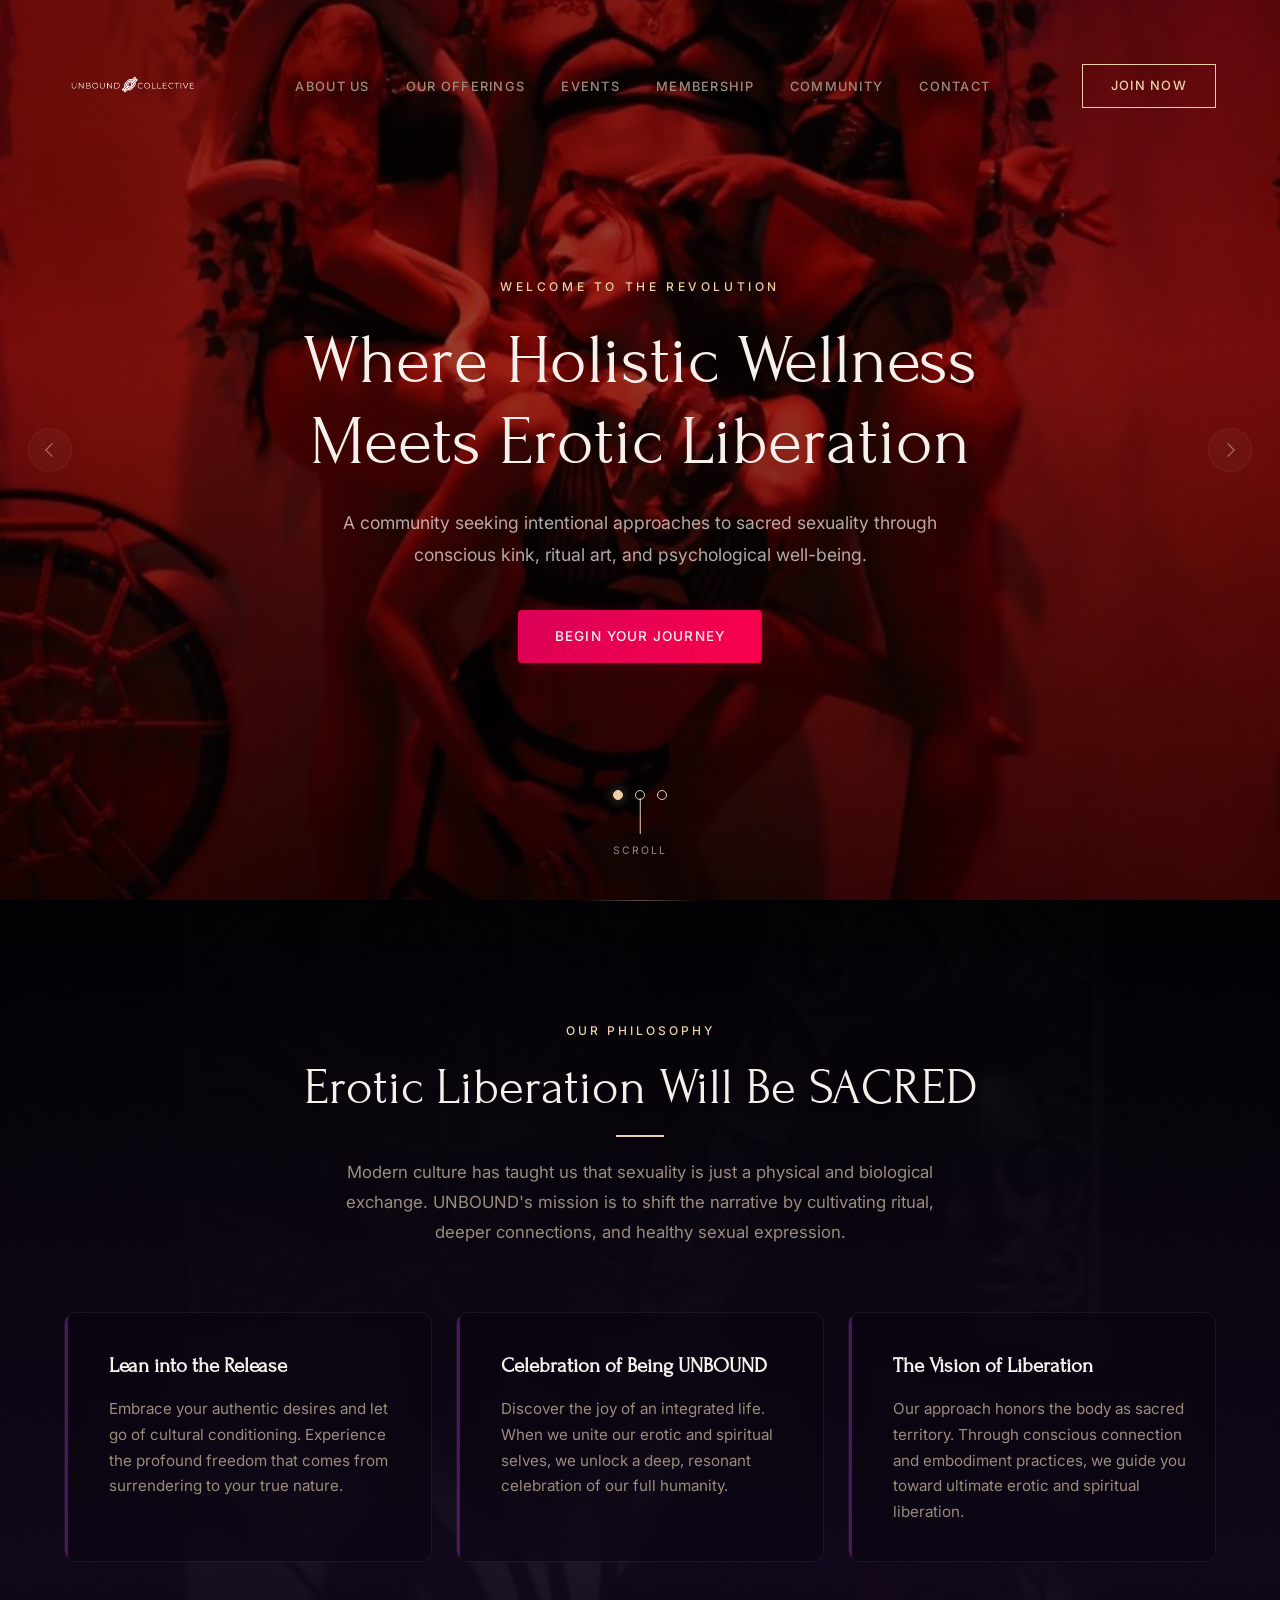
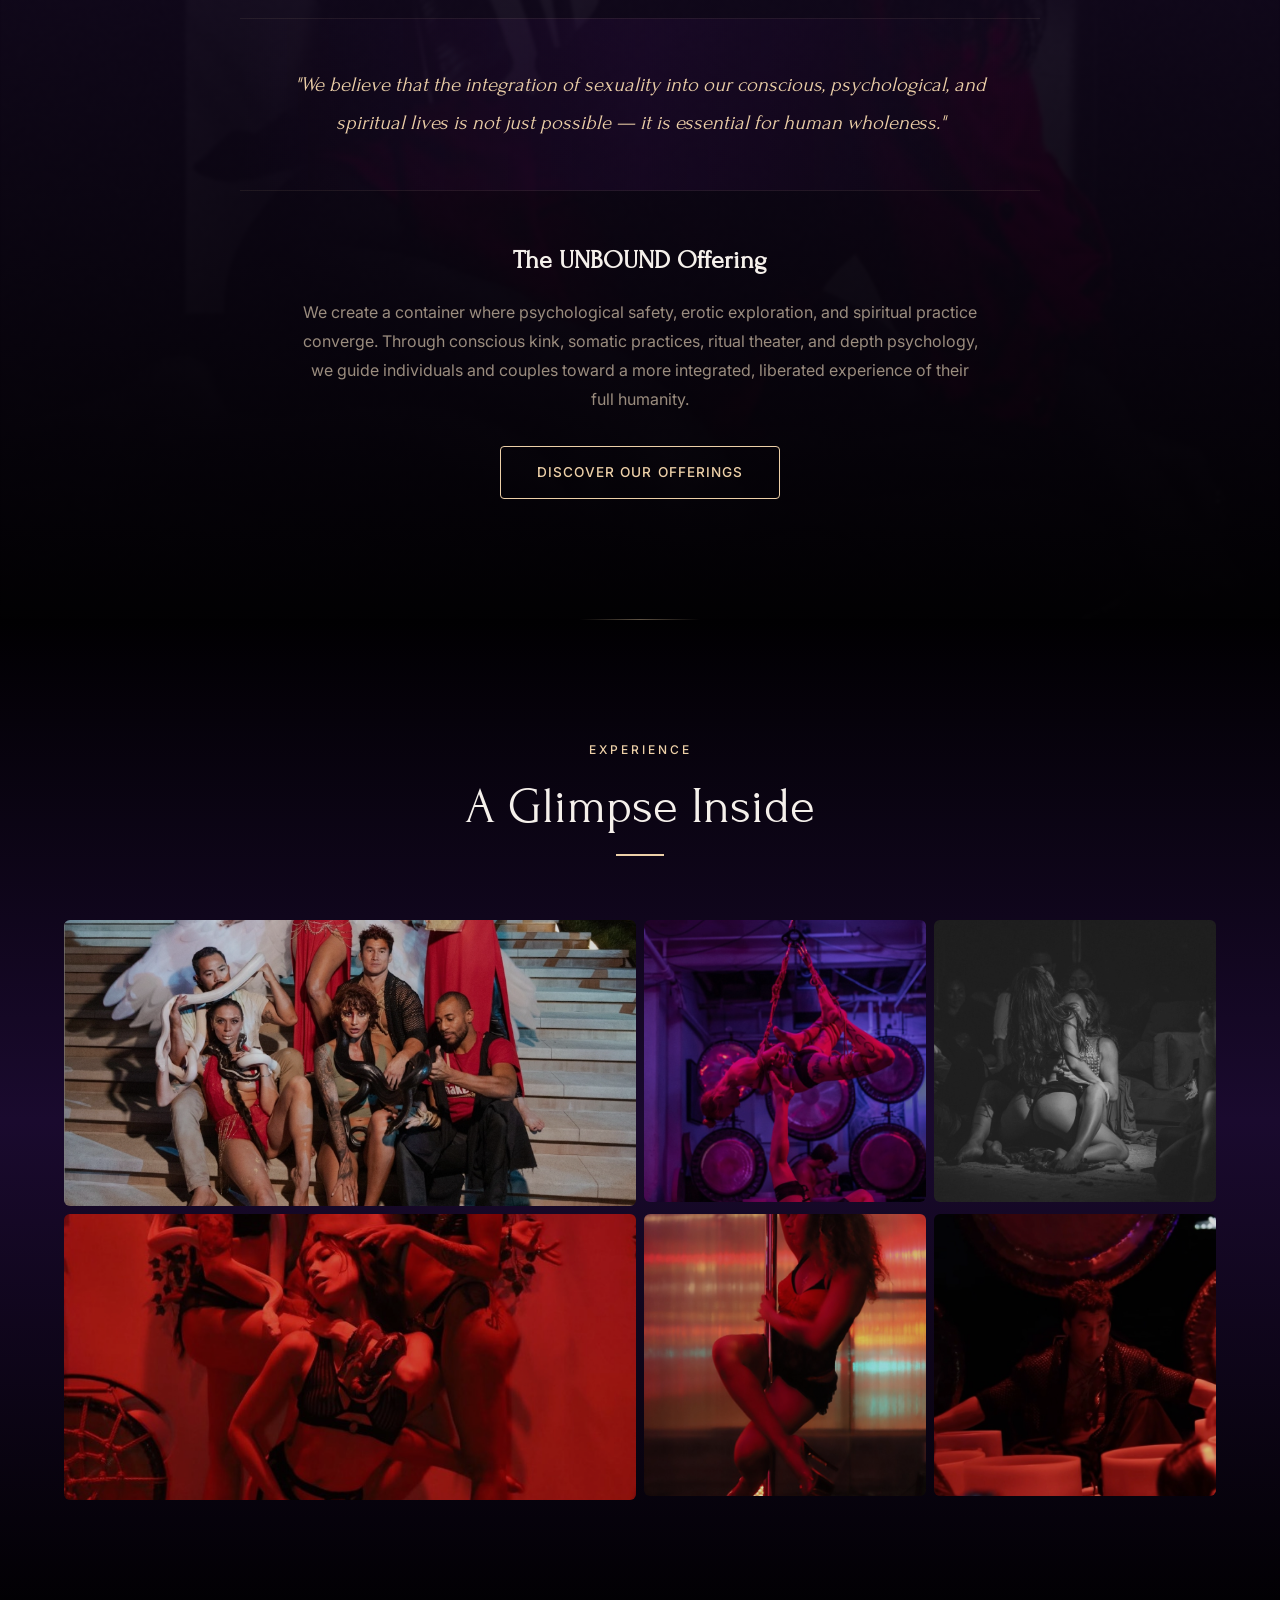
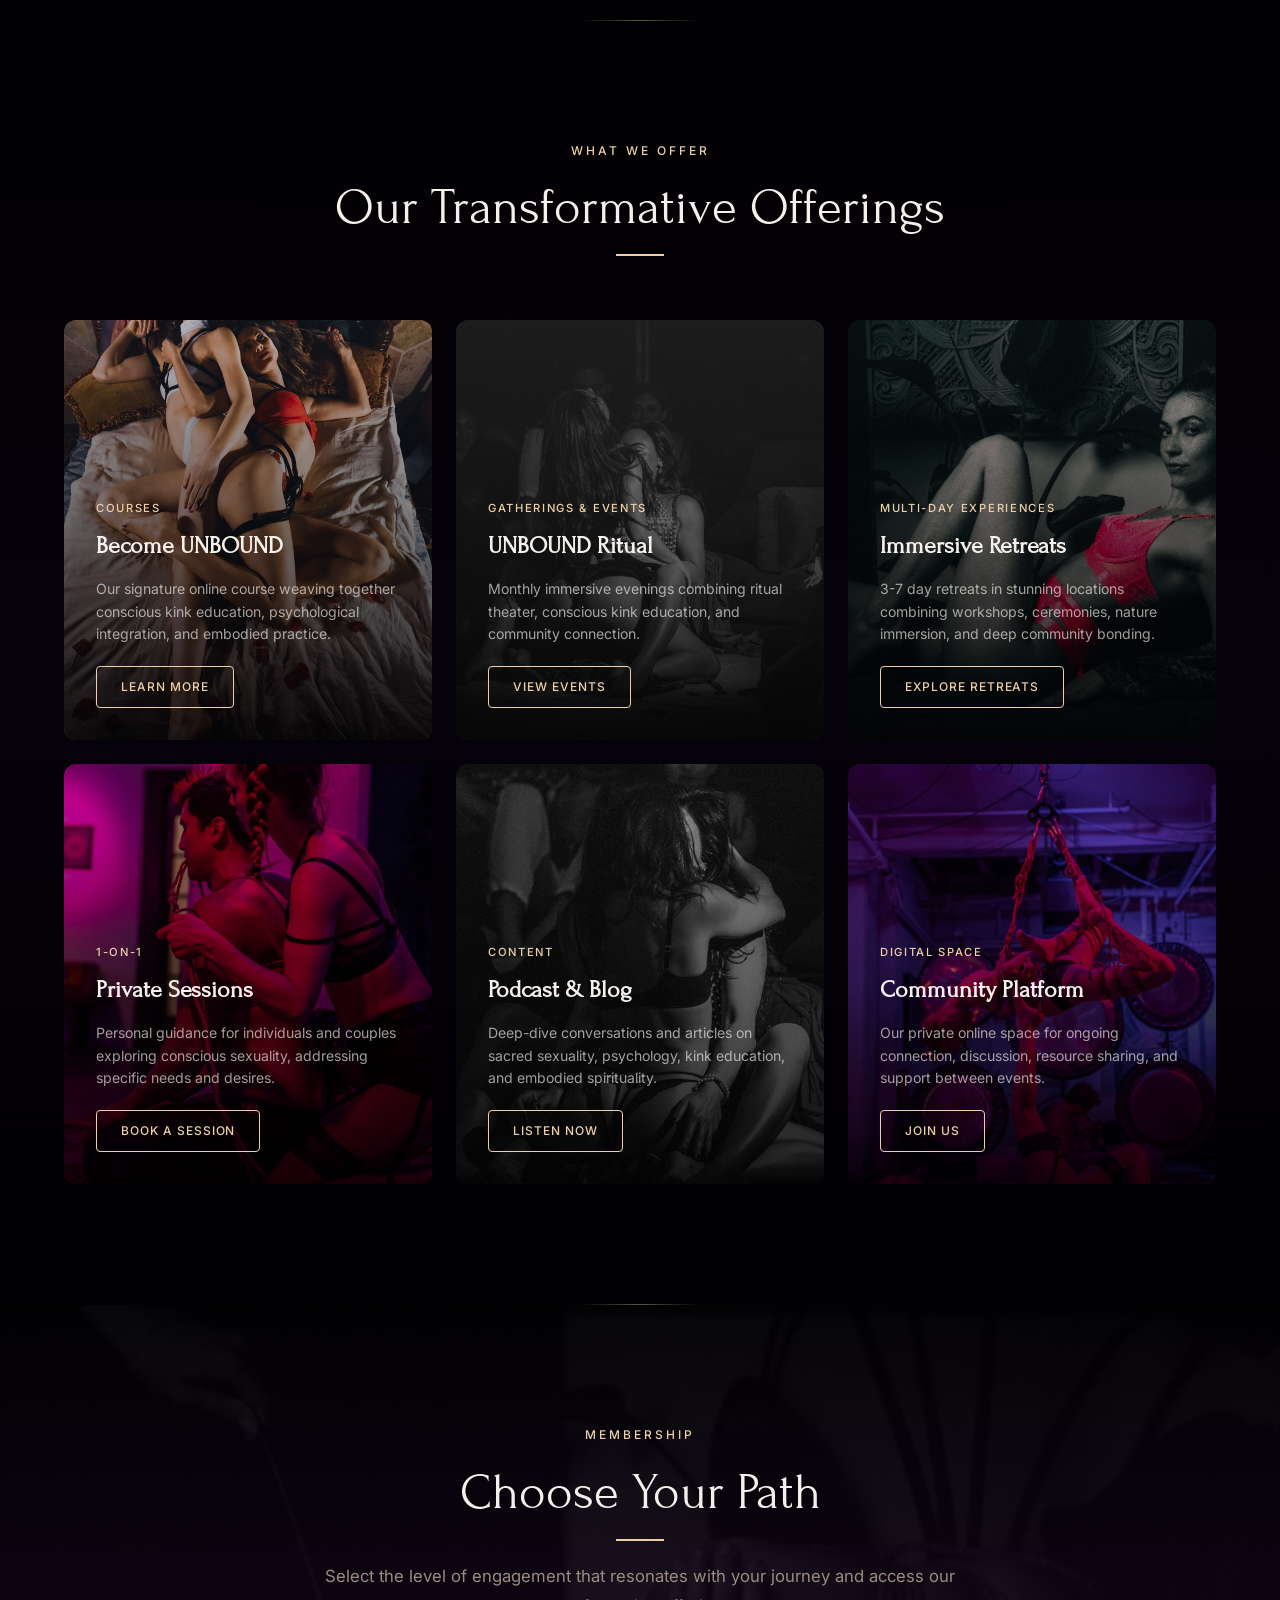
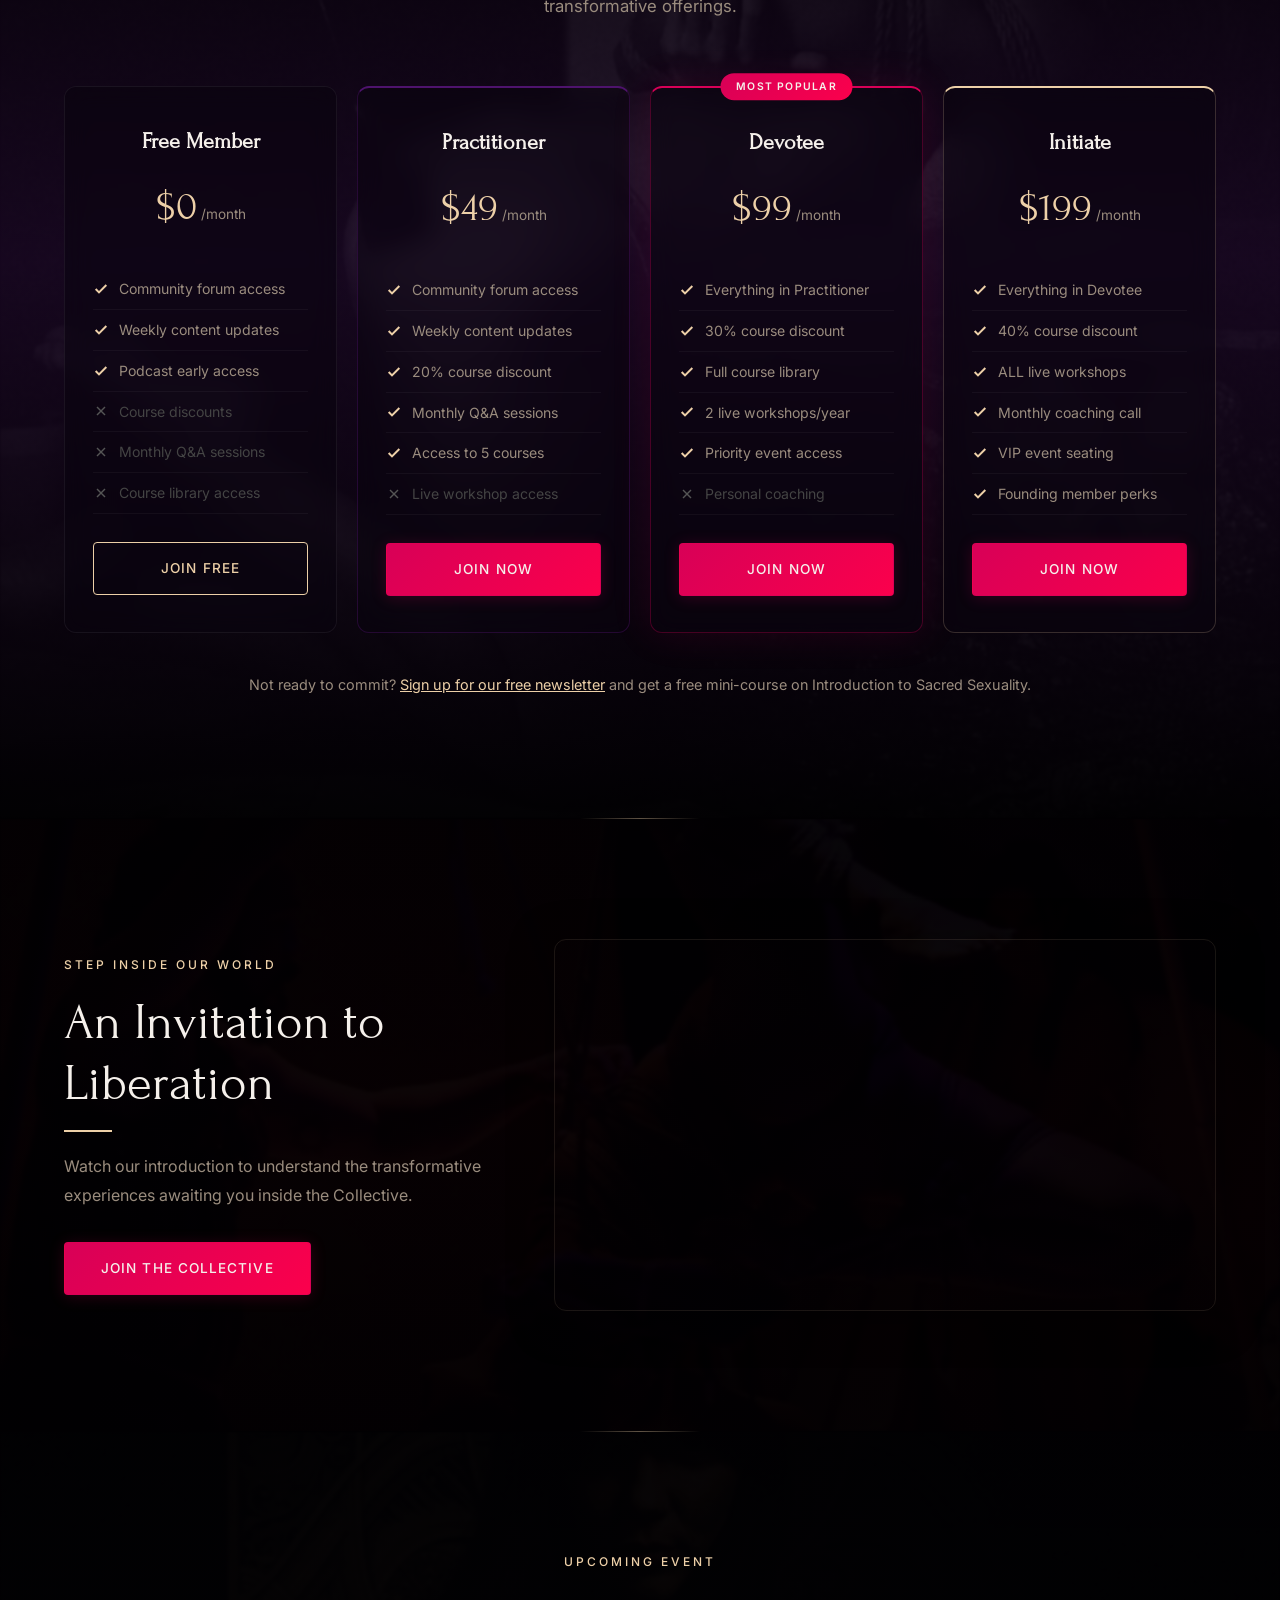
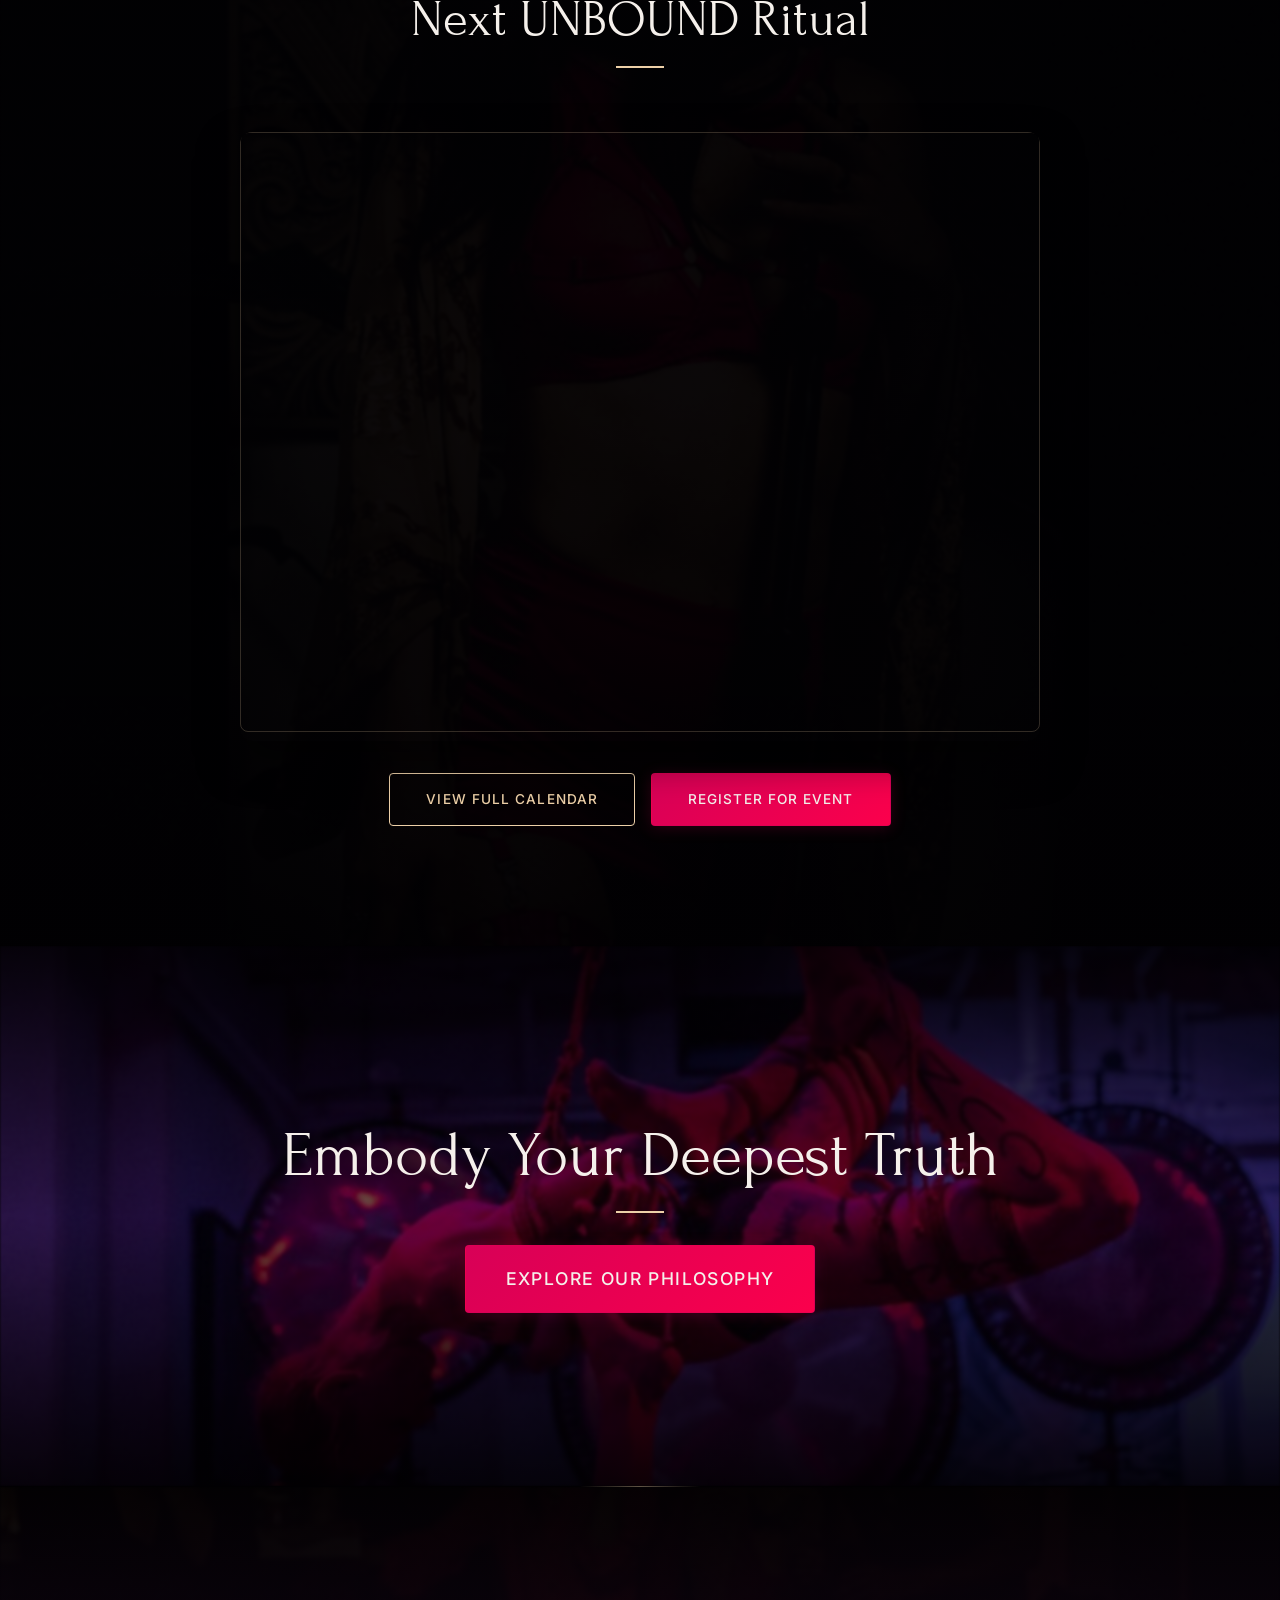
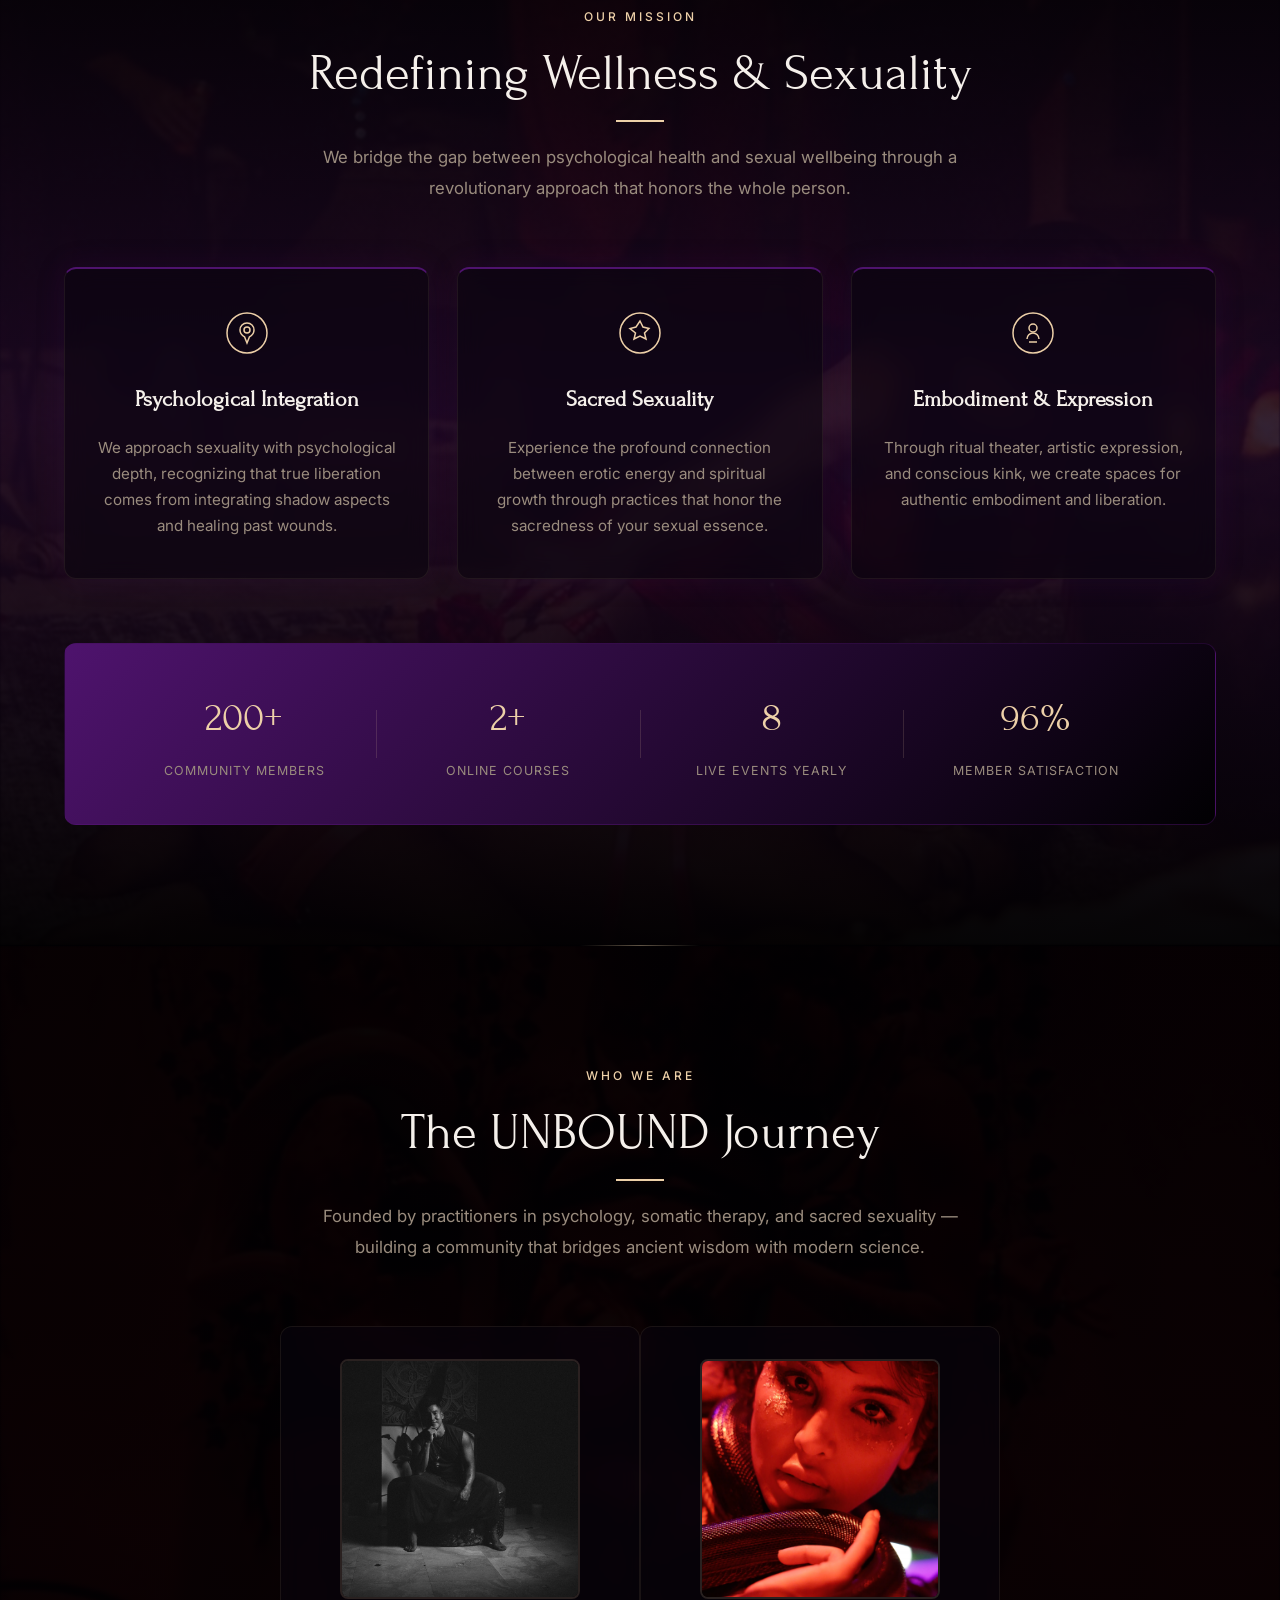
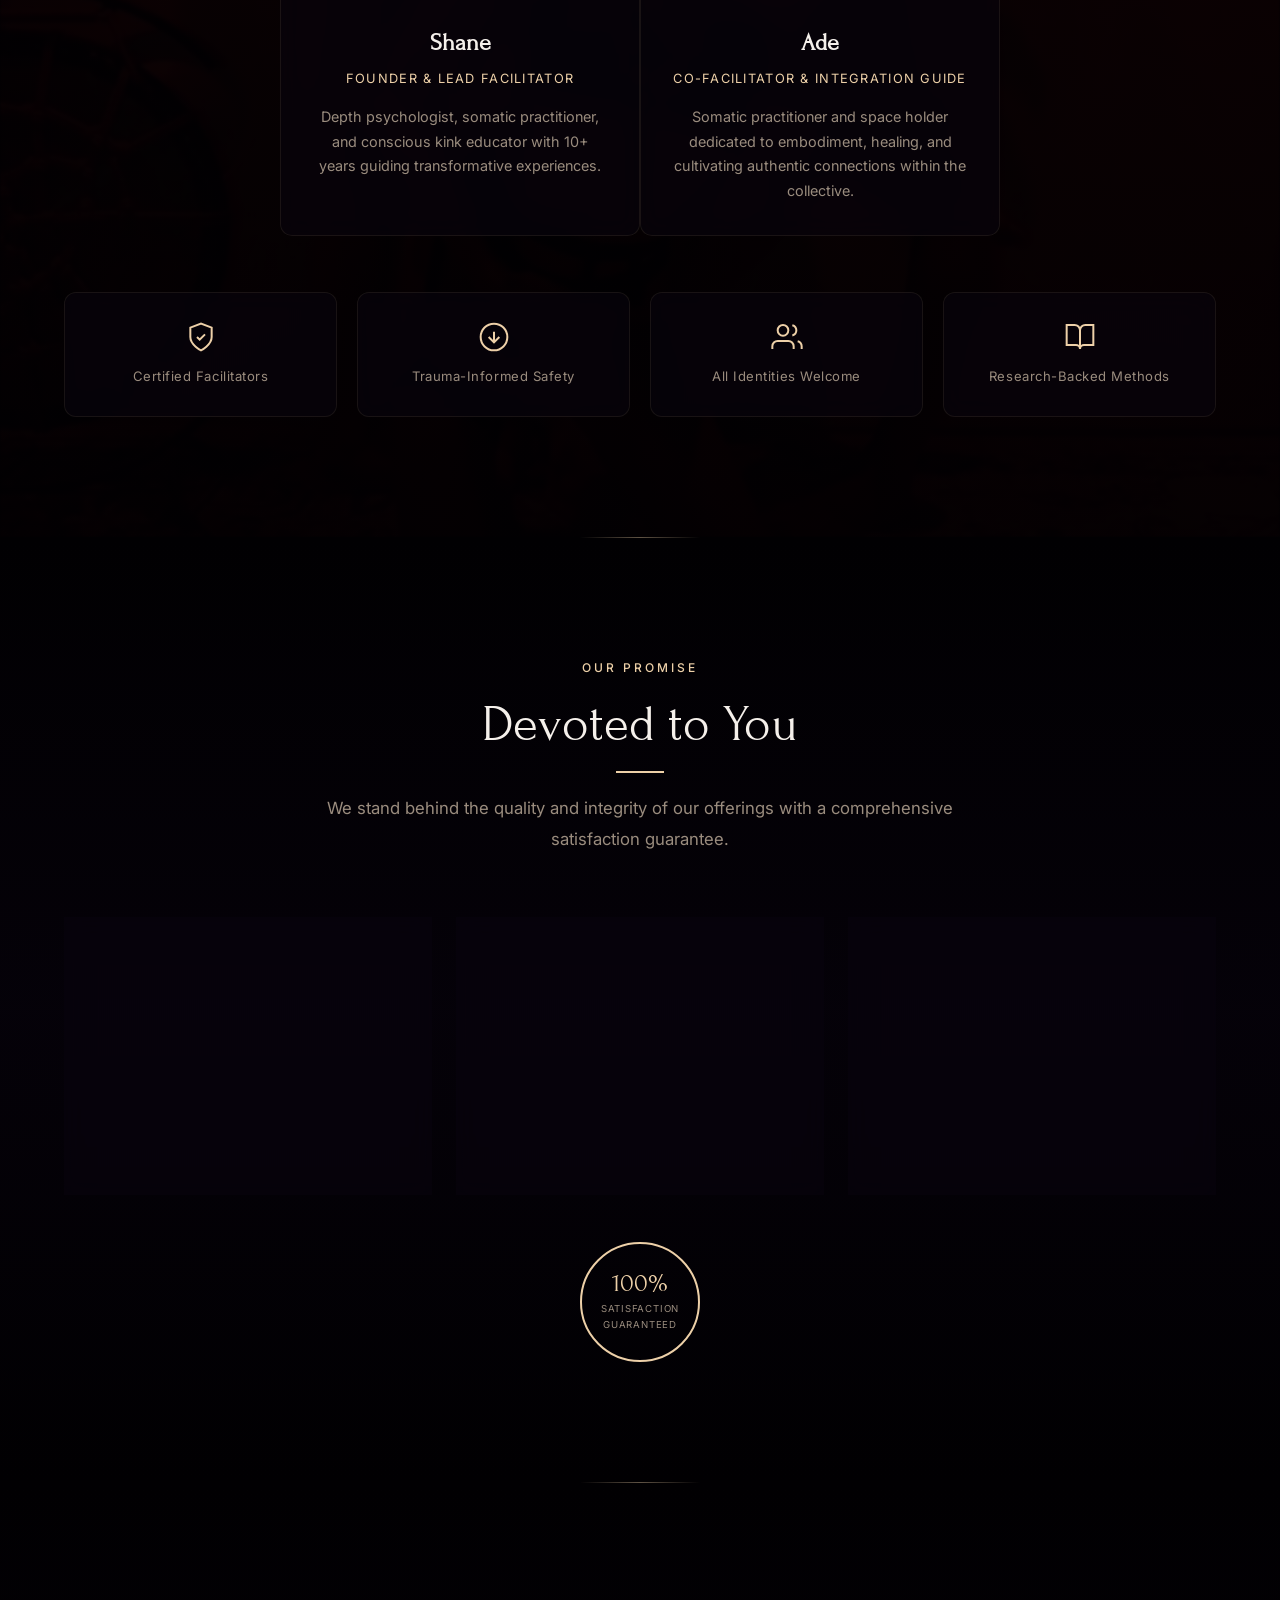
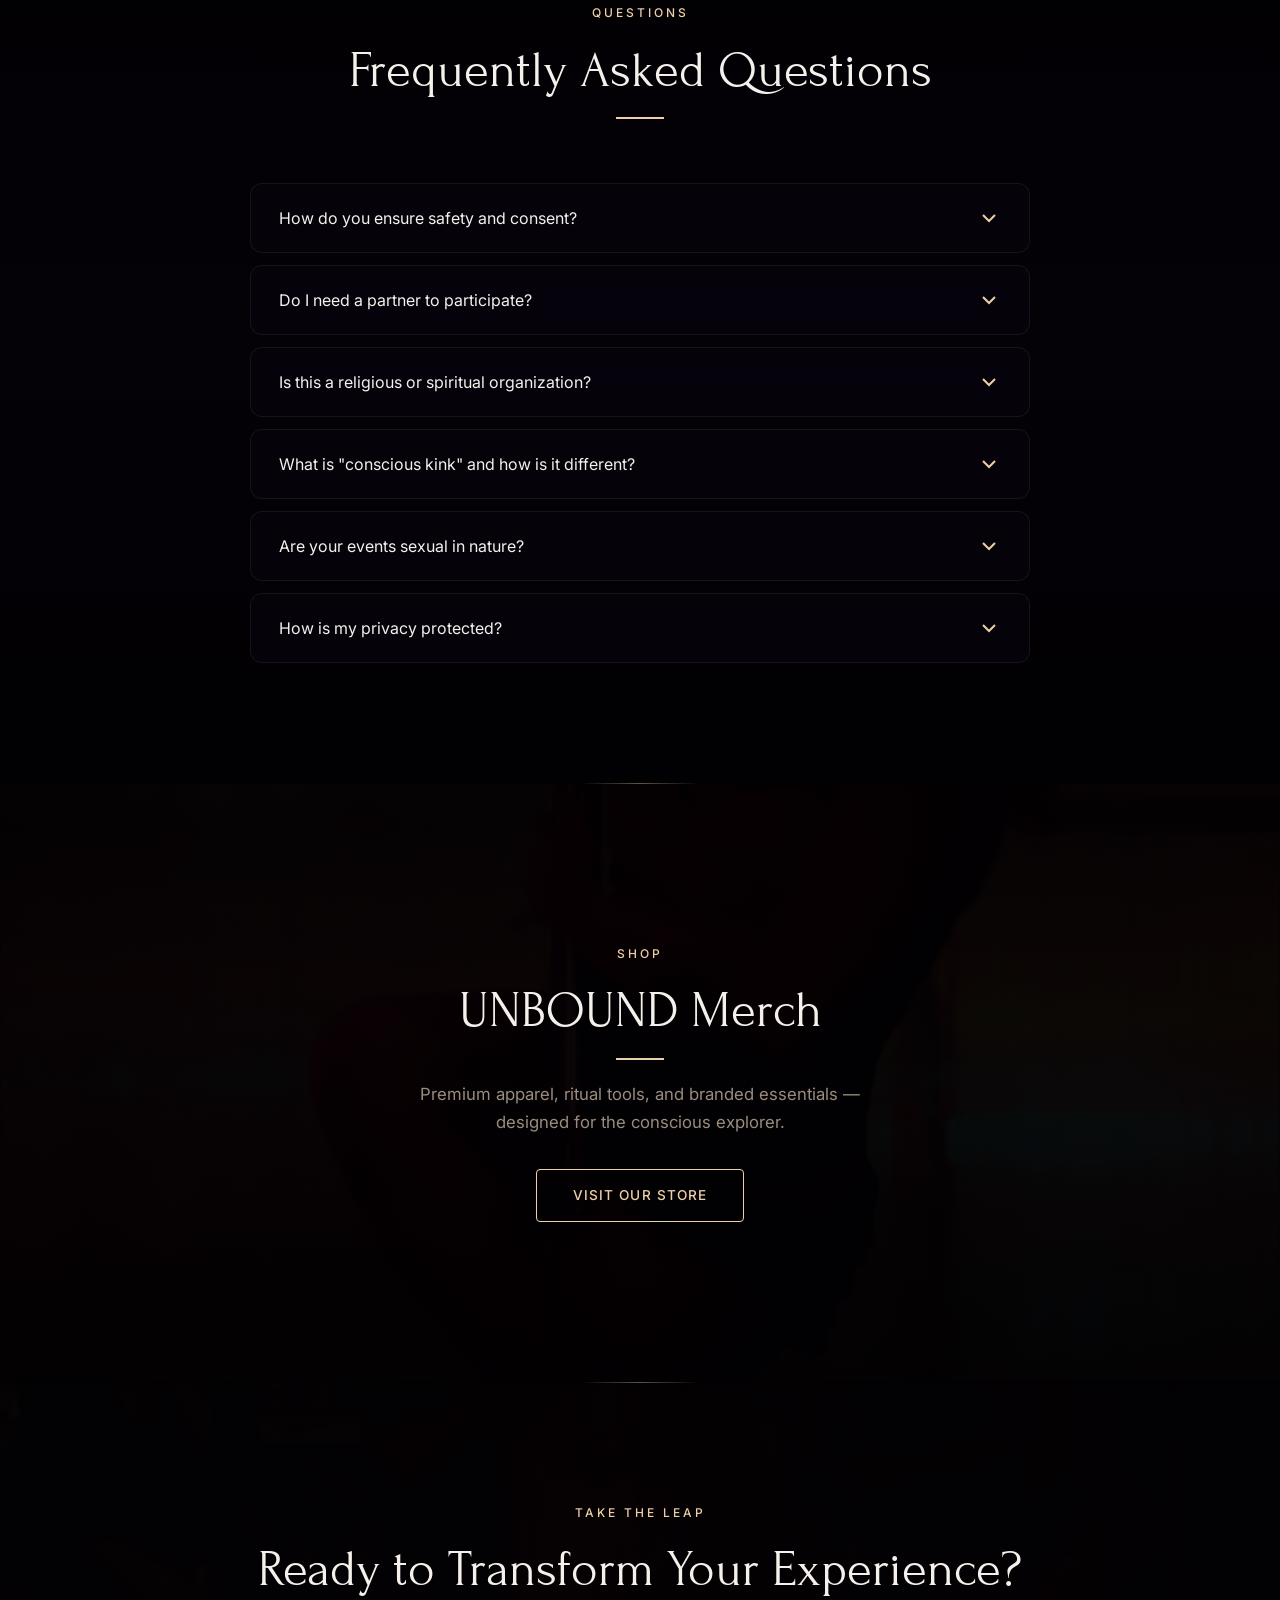
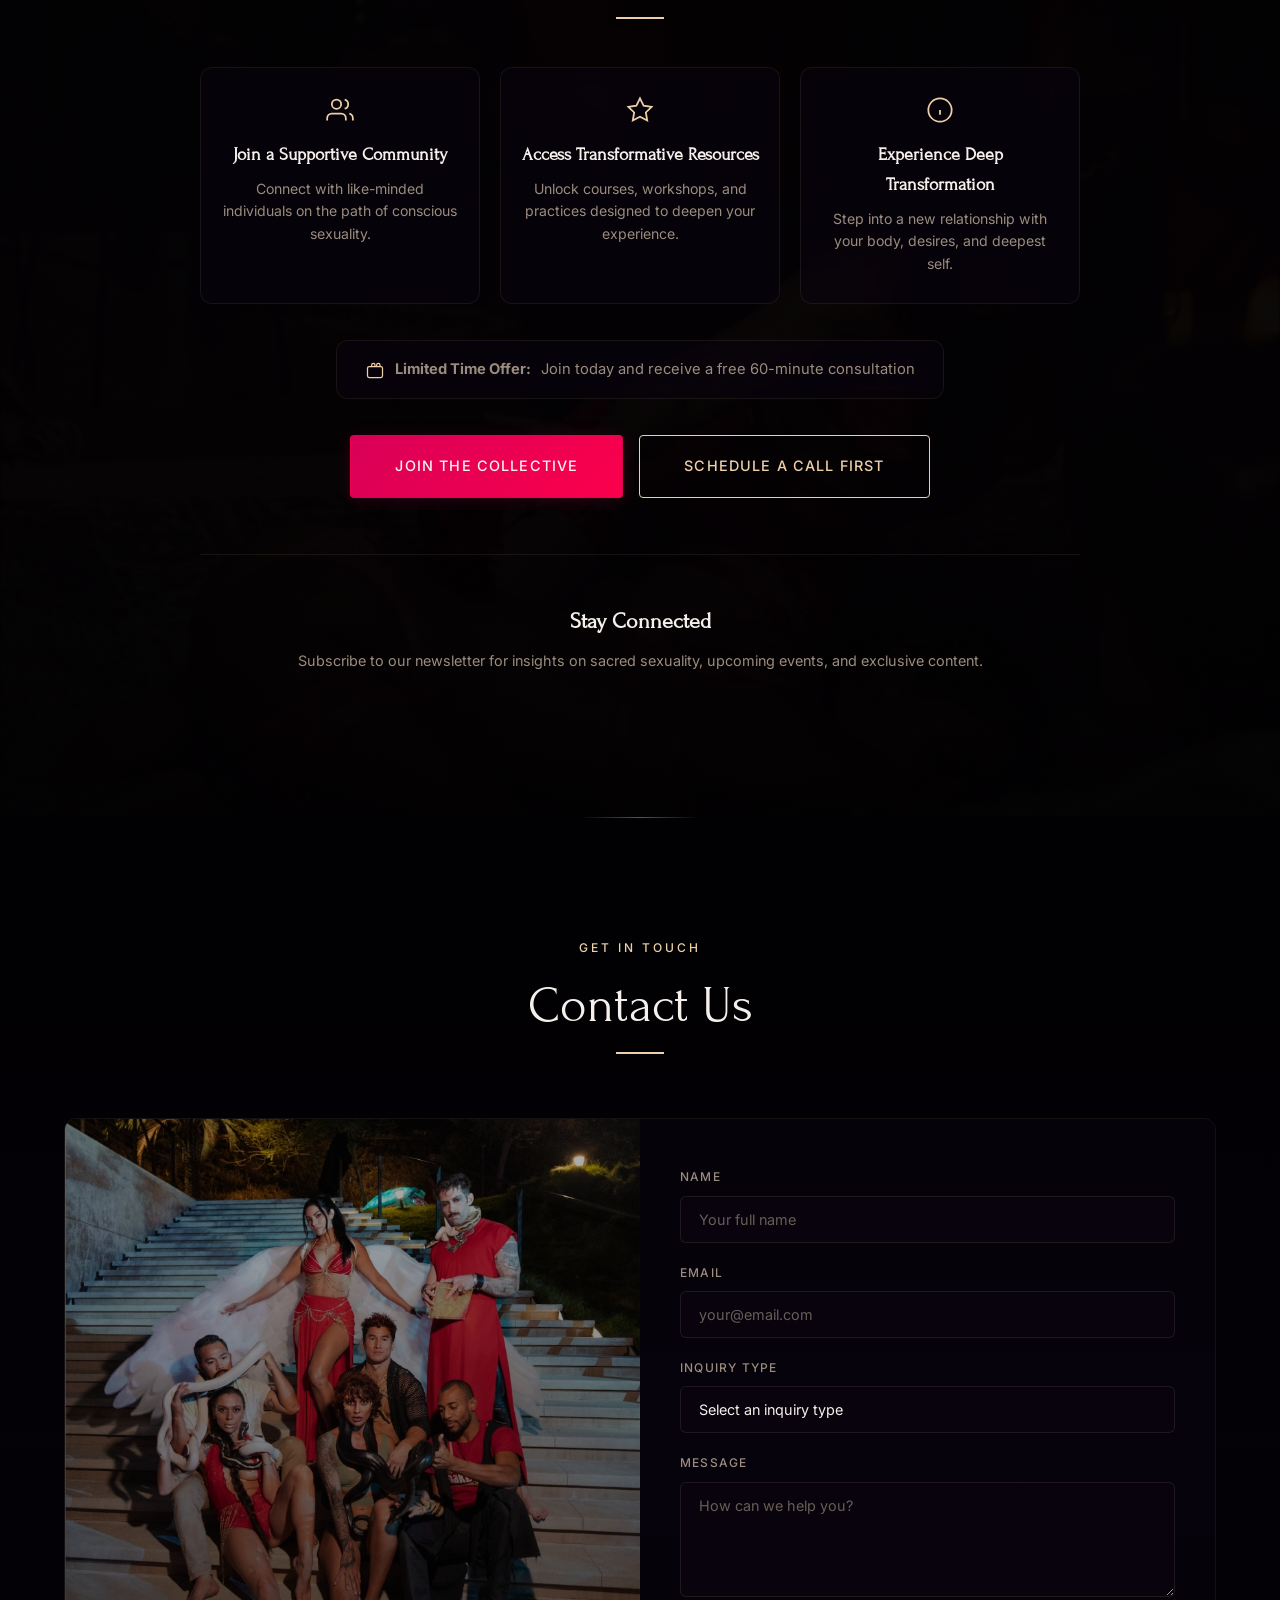
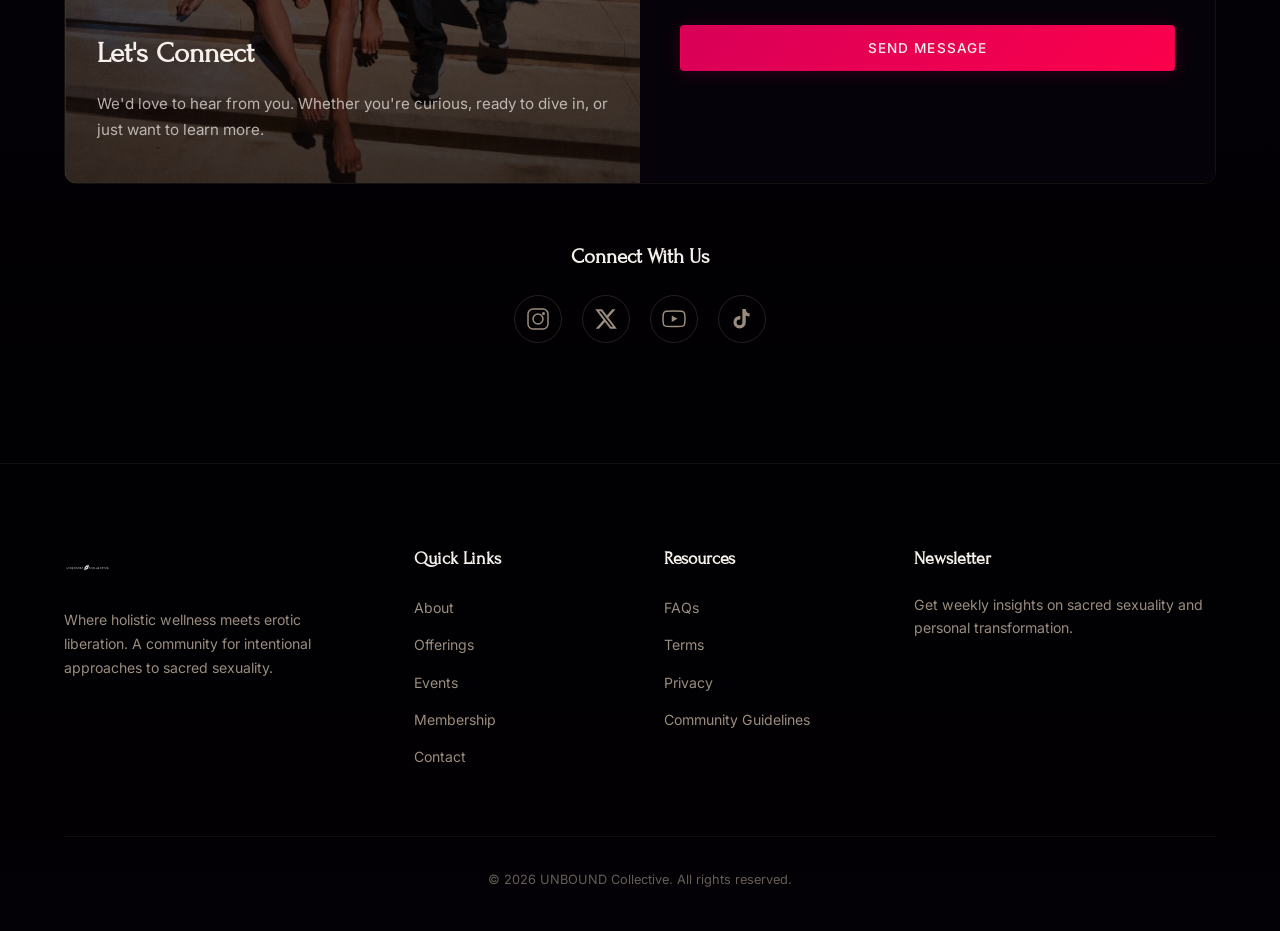
<file: index.html>
<!DOCTYPE html>
<html lang="en">
<head>
    <meta charset="UTF-8">
    <meta name="viewport" content="width=device-width, initial-scale=1.0">
    <title>UNBOUND Collective — Where Holistic Wellness Meets Erotic Liberation</title>
    <meta name="description" content="UNBOUND Collective is a community seeking intentional approaches to sacred sexuality. We integrate conscious kink, ritual art, holistic practices, and psychological well-being into a transformative path of self-discovery.">
    <meta name="keywords" content="sacred sexuality, conscious kink, holistic wellness, sexual liberation, ritual art, embodiment, community">
    <meta property="og:title" content="UNBOUND Collective — Where Holistic Wellness Meets Erotic Liberation">
    <meta property="og:description" content="A community for intentional approaches to sacred sexuality.">
    <meta property="og:type" content="website">
    <meta property="og:image" content="assets/logo-icon.png">
    <link rel="icon" type="image/png" href="assets/logo-icon.png">
    <link rel="apple-touch-icon" href="assets/logo-icon.png">
    <link rel="preconnect" href="https://fonts.googleapis.com">
    <link rel="preconnect" href="https://fonts.gstatic.com" crossorigin>
    <link href="https://fonts.googleapis.com/css2?family=Forum&family=Inter:wght@300;400;500;600&display=swap" rel="stylesheet">
    <link rel="stylesheet" href="styles.css">
<script id="luma-checkout" src="https://embed.lu.ma/checkout-button.js"></script>
<!-- MailerLite Universal -->
<script>
    (function(w,d,e,u,f,l,n){w[f]=w[f]||function(){(w[f].q=w[f].q||[])
    .push(arguments);},l=d.createElement(e),l.async=1,l.src=u,
    n=d.getElementsByTagName(e)[0],n.parentNode.insertBefore(l,n);})
    (window,document,'script','https://assets.mailerlite.com/js/universal.js','ml');
    ml('account', '2238939');
</script>
<!-- End MailerLite Universal -->
</head>
<body>

    <!-- ===== 1. NAVIGATION BAR ===== -->
    <nav class="navbar" id="navbar">
        <div class="nav-container">
            <a href="index.html" class="nav-logo">
                <img src="assets/logo-full.png" alt="UNBOUND Collective" class="logo-img">
            </a>
            <button class="nav-toggle" id="navToggle" aria-label="Toggle navigation">
                <span></span>
                <span></span>
                <span></span>
            </button>
            <ul class="nav-menu" id="navMenu">
                <li><a href="#about" class="nav-link">About Us</a></li>
                <li><a href="#offerings" class="nav-link">Our Offerings</a></li>
                <li><a href="#events" class="nav-link">Events</a></li>
                <li><a href="#membership" class="nav-link">Membership</a></li>
                <li><a href="https://app.heartbeat.chat/unbound-collective/invitation?code=6G8E4E" class="nav-link" target="_blank">Community</a></li>
                <li><a href="#contact" class="nav-link">Contact</a></li>
            </ul>
            <a href="https://app.heartbeat.chat/unbound-collective/invitation?code=6G8E4E" class="nav-cta" target="_blank">Join Now</a>
        </div>
    </nav>

    <!-- ===== 2. HERO CAROUSEL ===== -->
    <section class="hero" id="hero">
        <!-- Slide 1 -->
        <div class="hero-slide active" data-slide="0">
            <div class="hero-bg">
                <img src="assets/photo-group-red.jpg" alt="" class="hero-bg-img" loading="eager">
                <div class="hero-overlay"></div>
            </div>
            <div class="hero-content">
                <span class="hero-label">WELCOME TO THE REVOLUTION</span>
                <h1 class="hero-title">Where Holistic Wellness<br>Meets Erotic Liberation</h1>
                <p class="hero-subtitle">A community seeking intentional approaches to sacred sexuality through conscious kink, ritual art, and psychological well-being.</p>
                <a href="#membership" class="btn btn-primary">Begin Your Journey</a>
            </div>
        </div>
        <!-- Slide 2 -->
        <div class="hero-slide" data-slide="1">
            <div class="hero-bg">
                <img src="assets/photo-suspension-purple.jpg" alt="" class="hero-bg-img" loading="eager">
                <div class="hero-overlay"></div>
            </div>
            <div class="hero-content">
                <span class="hero-label">EXPERIENCE THE EXTRAORDINARY</span>
                <h1 class="hero-title">Ritual. Art.<br>Embodied Liberation.</h1>
                <p class="hero-subtitle">Immersive experiences that weave conscious kink, sacred ritual, and artistic expression into transformative evenings.</p>
                <a href="#events" class="btn btn-primary">Explore Events</a>
            </div>
        </div>
        <!-- Slide 3 -->
        <div class="hero-slide" data-slide="2">
            <div class="hero-bg">
                <img src="assets/photo-rope-pink.jpg" alt="" class="hero-bg-img" loading="eager">
                <div class="hero-overlay"></div>
            </div>
            <div class="hero-content">
                <span class="hero-label">JOIN THE COLLECTIVE</span>
                <h1 class="hero-title">Your Body Is<br>Sacred Territory</h1>
                <p class="hero-subtitle">Step into a community that honors your desires, celebrates your authenticity, and guides your deepest transformation.</p>
                <a href="#about" class="btn btn-primary">Learn More</a>
            </div>
        </div>
        <!-- Navigation Arrows -->
        <button class="hero-arrow hero-arrow-left" aria-label="Previous slide">
            <svg width="20" height="20" viewBox="0 0 24 24" fill="none" stroke="currentColor" stroke-width="1.5"><polyline points="15,4 7,12 15,20"/></svg>
        </button>
        <button class="hero-arrow hero-arrow-right" aria-label="Next slide">
            <svg width="20" height="20" viewBox="0 0 24 24" fill="none" stroke="currentColor" stroke-width="1.5"><polyline points="9,4 17,12 9,20"/></svg>
        </button>
        <!-- Navigation Dots -->
        <div class="hero-nav">
            <button class="hero-dot active" data-dot="0" aria-label="Slide 1"></button>
            <button class="hero-dot" data-dot="1" aria-label="Slide 2"></button>
            <button class="hero-dot" data-dot="2" aria-label="Slide 3"></button>
        </div>
        <div class="scroll-indicator">
            <div class="scroll-line"></div>
            <span>Scroll</span>
        </div>
    </section>

    <!-- ===== SECTION DIVIDER ===== -->
    <div class="section-divider"><span></span></div>

    <!-- ===== 3. PHILOSOPHY / EROTIC LIBERATION ===== -->
    <section class="section philosophy has-bg-photo" id="about">
        <img src="assets/photo-moody-dark.jpg" alt="" class="section-bg-photo" loading="lazy" style="opacity:0.25">
        <div class="section-bg-overlay overlay-deep-purple"></div>
        <div class="container">
            <div class="section-header reveal">
                <span class="section-label">OUR PHILOSOPHY</span>
                <h2 class="section-title">Erotic Liberation Will Be SACRED</h2>
                <p class="section-subtitle">Modern culture has taught us that sexuality is just a physical and biological exchange. UNBOUND's mission is to shift the narrative by cultivating ritual, deeper connections, and healthy sexual expression.</p>
            </div>
            <div class="philosophy-content">
                <div class="pain-points">
                    <div class="pain-card glass-card reveal">
                        <div class="pain-accent"></div>
                        <h3>Lean into the Release</h3>
                        <p>Embrace your authentic desires and let go of cultural conditioning. Experience the profound freedom that comes from surrendering to your true nature.</p>
                    </div>
                    <div class="pain-card glass-card reveal">
                        <div class="pain-accent"></div>
                        <h3>Celebration of Being UNBOUND</h3>
                        <p>Discover the joy of an integrated life. When we unite our erotic and spiritual selves, we unlock a deep, resonant celebration of our full humanity.</p>
                    </div>
                    <div class="pain-card glass-card reveal">
                        <div class="pain-accent"></div>
                        <h3>The Vision of Liberation</h3>
                        <p>Our approach honors the body as sacred territory. Through conscious connection and embodiment practices, we guide you toward ultimate erotic and spiritual liberation.</p>
                    </div>
                </div>
                <div class="philosophy-quote reveal">
                    <blockquote>"We believe that the integration of sexuality into our conscious, psychological, and spiritual lives is not just possible — it is essential for human wholeness."</blockquote>
                </div>
                <div class="philosophy-approach reveal">
                    <h3>The UNBOUND Offering</h3>
                    <p>We create a container where psychological safety, erotic exploration, and spiritual practice converge. Through conscious kink, somatic practices, ritual theater, and depth psychology, we guide individuals and couples toward a more integrated, liberated experience of their full humanity.</p>
                    <a href="#offerings" class="btn btn-outline">Discover Our Offerings</a>
                </div>
            </div>
        </div>
    </section>

    <!-- ===== SECTION DIVIDER ===== -->
    <div class="section-divider"><span></span></div>

    <!-- ===== 5. EDITORIAL GALLERY ===== -->
    <section class="section gallery" id="gallery">
        <div class="container">
            <div class="section-header reveal">
                <span class="section-label">EXPERIENCE</span>
                <h2 class="section-title">A Glimpse Inside</h2>
            </div>
            <div class="gallery-grid reveal">
                <div class="gallery-item gallery-wide">
                    <img src="assets/photo-team-stairs.jpg" alt="Community gathering" loading="lazy">
                </div>
                <div class="gallery-item">
                    <img src="assets/photo-suspension-gongs.jpg" alt="Aerial arts performance" loading="lazy">
                </div>
                <div class="gallery-item">
                    <img src="assets/photo-ritual-bw.jpg" alt="Instructional gathering" loading="lazy">
                </div>
                <div class="gallery-item gallery-wide">
                    <img src="assets/photo-group-red.jpg" alt="Community event" loading="lazy">
                </div>
                <div class="gallery-item">
                    <img src="assets/photo-pole-silhouette.jpg" alt="Movement arts" loading="lazy">
                </div>
                <div class="gallery-item">
                    <img src="assets/photo-soundbowls-red.jpg" alt="Sound healing" loading="lazy">
                </div>
            </div>
        </div>
    </section>

    <!-- ===== SECTION DIVIDER ===== -->
    <div class="section-divider"><span></span></div>

    <!-- ===== 6. OUR TRANSFORMATIVE OFFERINGS ===== -->
    <section class="section offerings" id="offerings">
        <div class="container">
            <div class="section-header reveal">
                <span class="section-label">WHAT WE OFFER</span>
                <h2 class="section-title">Our Transformative Offerings</h2>
            </div>
            <div class="offerings-grid">
                <div class="offering-card reveal">
                    <img src="assets/photo-shibari-roses.jpg" alt="" class="offering-bg" loading="lazy">
                    <div class="offering-overlay"></div>
                    <div class="offering-content">
                        <span class="offering-label">COURSES</span>
                        <h3 class="offering-title">Become UNBOUND</h3>
                        <p class="offering-desc">Our signature online course weaving together conscious kink education, psychological integration, and embodied practice.</p>
                        <a href="#offerings" class="btn btn-small btn-outline">Learn More</a>
                    </div>
                </div>
                <div class="offering-card reveal">
                    <img src="assets/photo-ritual-bw.jpg" alt="" class="offering-bg" loading="lazy">
                    <div class="offering-overlay"></div>
                    <div class="offering-content">
                        <span class="offering-label">GATHERINGS & EVENTS</span>
                        <h3 class="offering-title">UNBOUND Ritual</h3>
                        <p class="offering-desc">Monthly immersive evenings combining ritual theater, conscious kink education, and community connection.</p>
                        <a href="#events" class="btn btn-small btn-outline">View Events</a>
                    </div>
                </div>
                <div class="offering-card reveal">
                    <img src="assets/photo-recline-teal.jpg" alt="" class="offering-bg" loading="lazy">
                    <div class="offering-overlay"></div>
                    <div class="offering-content">
                        <span class="offering-label">MULTI-DAY EXPERIENCES</span>
                        <h3 class="offering-title">Immersive Retreats</h3>
                        <p class="offering-desc">3-7 day retreats in stunning locations combining workshops, ceremonies, nature immersion, and deep community bonding.</p>
                        <a href="#contact" class="btn btn-small btn-outline">Explore Retreats</a>
                    </div>
                </div>
                <div class="offering-card reveal">
                    <img src="assets/photo-rope-pink.jpg" alt="" class="offering-bg" loading="lazy">
                    <div class="offering-overlay"></div>
                    <div class="offering-content">
                        <span class="offering-label">1-ON-1</span>
                        <h3 class="offering-title">Private Sessions</h3>
                        <p class="offering-desc">Personal guidance for individuals and couples exploring conscious sexuality, addressing specific needs and desires.</p>
                        <a href="#contact" class="btn btn-small btn-outline">Book a Session</a>
                    </div>
                </div>
                <div class="offering-card reveal">
                    <img src="assets/photo-embrace-bw.jpg" alt="" class="offering-bg" loading="lazy">
                    <div class="offering-overlay"></div>
                    <div class="offering-content">
                        <span class="offering-label">CONTENT</span>
                        <h3 class="offering-title">Podcast & Blog</h3>
                        <p class="offering-desc">Deep-dive conversations and articles on sacred sexuality, psychology, kink education, and embodied spirituality.</p>
                        <a href="#video" class="btn btn-small btn-outline">Listen Now</a>
                    </div>
                </div>
                <div class="offering-card reveal">
                    <img src="assets/photo-suspension-purple.jpg" alt="" class="offering-bg" loading="lazy">
                    <div class="offering-overlay"></div>
                    <div class="offering-content">
                        <span class="offering-label">DIGITAL SPACE</span>
                        <h3 class="offering-title">Community Platform</h3>
                        <p class="offering-desc">Our private online space for ongoing connection, discussion, resource sharing, and support between events.</p>
                        <a href="#membership" class="btn btn-small btn-outline">Join Us</a>
                    </div>
                </div>
            </div>
        </div>
    </section>

    <!-- ===== SECTION DIVIDER ===== -->
    <div class="section-divider"><span></span></div>

    <!-- ===== MEMBERSHIP TIERS (MOVED) ===== -->
    <section class="section membership has-bg-photo" id="membership">
        <img src="assets/photo-shibari-bw.jpg" alt="" class="section-bg-photo" loading="lazy">
        <div class="section-bg-overlay overlay-purple"></div>
        <div class="container">
            <div class="section-header reveal">
                <span class="section-label">MEMBERSHIP</span>
                <h2 class="section-title">Choose Your Path</h2>
                <p class="section-subtitle">Select the level of engagement that resonates with your journey and access our transformative offerings.</p>
            </div>
            <div class="membership-grid">
                <!-- Free Member -->
                <div class="membership-card tier-free glass-card reveal">
                    <div class="membership-header">
                        <h3>Free Member</h3>
                        <div class="membership-price">
                            <span class="price-amount">$0</span>
                            <span class="price-period">/month</span>
                        </div>
                    </div>
                    <ul class="membership-features">
                        <li class="included"><svg width="16" height="16" viewBox="0 0 24 24" fill="none" stroke="#EDD0A8" stroke-width="3"><polyline points="20,6 9,17 4,12"/></svg> Community forum access</li>
                        <li class="included"><svg width="16" height="16" viewBox="0 0 24 24" fill="none" stroke="#EDD0A8" stroke-width="3"><polyline points="20,6 9,17 4,12"/></svg> Weekly content updates</li>
                        <li class="included"><svg width="16" height="16" viewBox="0 0 24 24" fill="none" stroke="#EDD0A8" stroke-width="3"><polyline points="20,6 9,17 4,12"/></svg> Podcast early access</li>
                        <li class="excluded"><svg width="16" height="16" viewBox="0 0 24 24" fill="none" stroke="#555" stroke-width="2"><line x1="18" y1="6" x2="6" y2="18"/><line x1="6" y1="6" x2="18" y2="18"/></svg> Course discounts</li>
                        <li class="excluded"><svg width="16" height="16" viewBox="0 0 24 24" fill="none" stroke="#555" stroke-width="2"><line x1="18" y1="6" x2="6" y2="18"/><line x1="6" y1="6" x2="18" y2="18"/></svg> Monthly Q&A sessions</li>
                        <li class="excluded"><svg width="16" height="16" viewBox="0 0 24 24" fill="none" stroke="#555" stroke-width="2"><line x1="18" y1="6" x2="6" y2="18"/><line x1="6" y1="6" x2="18" y2="18"/></svg> Course library access</li>
                    </ul>
                    <a href="https://app.heartbeat.chat/unbound-collective/invitation?code=6G8E4E" class="btn btn-outline membership-cta" target="_blank">Join Free</a>
                </div>
                <!-- Practitioner -->
                <div class="membership-card tier-practitioner glass-card reveal">
                    <div class="membership-header">
                        <h3>Practitioner</h3>
                        <div class="membership-price">
                            <span class="price-amount">$49</span>
                            <span class="price-period">/month</span>
                        </div>
                    </div>
                    <ul class="membership-features">
                        <li class="included"><svg width="16" height="16" viewBox="0 0 24 24" fill="none" stroke="#EDD0A8" stroke-width="3"><polyline points="20,6 9,17 4,12"/></svg> Community forum access</li>
                        <li class="included"><svg width="16" height="16" viewBox="0 0 24 24" fill="none" stroke="#EDD0A8" stroke-width="3"><polyline points="20,6 9,17 4,12"/></svg> Weekly content updates</li>
                        <li class="included"><svg width="16" height="16" viewBox="0 0 24 24" fill="none" stroke="#EDD0A8" stroke-width="3"><polyline points="20,6 9,17 4,12"/></svg> 20% course discount</li>
                        <li class="included"><svg width="16" height="16" viewBox="0 0 24 24" fill="none" stroke="#EDD0A8" stroke-width="3"><polyline points="20,6 9,17 4,12"/></svg> Monthly Q&A sessions</li>
                        <li class="included"><svg width="16" height="16" viewBox="0 0 24 24" fill="none" stroke="#EDD0A8" stroke-width="3"><polyline points="20,6 9,17 4,12"/></svg> Access to 5 courses</li>
                        <li class="excluded"><svg width="16" height="16" viewBox="0 0 24 24" fill="none" stroke="#555" stroke-width="2"><line x1="18" y1="6" x2="6" y2="18"/><line x1="6" y1="6" x2="18" y2="18"/></svg> Live workshop access</li>
                    </ul>
                    <a href="https://app.heartbeat.chat/unbound-collective/invitation?code=6G8E4E" class="btn btn-primary membership-cta" target="_blank">Join Now</a>
                </div>
                <!-- Devotee — MOST POPULAR -->
                <div class="membership-card tier-devotee glass-card popular reveal">
                    <span class="popular-badge">MOST POPULAR</span>
                    <div class="membership-header">
                        <h3>Devotee</h3>
                        <div class="membership-price">
                            <span class="price-amount">$99</span>
                            <span class="price-period">/month</span>
                        </div>
                    </div>
                    <ul class="membership-features">
                        <li class="included"><svg width="16" height="16" viewBox="0 0 24 24" fill="none" stroke="#EDD0A8" stroke-width="3"><polyline points="20,6 9,17 4,12"/></svg> Everything in Practitioner</li>
                        <li class="included"><svg width="16" height="16" viewBox="0 0 24 24" fill="none" stroke="#EDD0A8" stroke-width="3"><polyline points="20,6 9,17 4,12"/></svg> 30% course discount</li>
                        <li class="included"><svg width="16" height="16" viewBox="0 0 24 24" fill="none" stroke="#EDD0A8" stroke-width="3"><polyline points="20,6 9,17 4,12"/></svg> Full course library</li>
                        <li class="included"><svg width="16" height="16" viewBox="0 0 24 24" fill="none" stroke="#EDD0A8" stroke-width="3"><polyline points="20,6 9,17 4,12"/></svg> 2 live workshops/year</li>
                        <li class="included"><svg width="16" height="16" viewBox="0 0 24 24" fill="none" stroke="#EDD0A8" stroke-width="3"><polyline points="20,6 9,17 4,12"/></svg> Priority event access</li>
                        <li class="excluded"><svg width="16" height="16" viewBox="0 0 24 24" fill="none" stroke="#555" stroke-width="2"><line x1="18" y1="6" x2="6" y2="18"/><line x1="6" y1="6" x2="18" y2="18"/></svg> Personal coaching</li>
                    </ul>
                    <a href="https://app.heartbeat.chat/unbound-collective/invitation?code=6G8E4E" class="btn btn-primary membership-cta" target="_blank">Join Now</a>
                </div>
                <!-- Initiate -->
                <div class="membership-card tier-initiate glass-card reveal">
                    <div class="membership-header">
                        <h3>Initiate</h3>
                        <div class="membership-price">
                            <span class="price-amount">$199</span>
                            <span class="price-period">/month</span>
                        </div>
                    </div>
                    <ul class="membership-features">
                        <li class="included"><svg width="16" height="16" viewBox="0 0 24 24" fill="none" stroke="#EDD0A8" stroke-width="3"><polyline points="20,6 9,17 4,12"/></svg> Everything in Devotee</li>
                        <li class="included"><svg width="16" height="16" viewBox="0 0 24 24" fill="none" stroke="#EDD0A8" stroke-width="3"><polyline points="20,6 9,17 4,12"/></svg> 40% course discount</li>
                        <li class="included"><svg width="16" height="16" viewBox="0 0 24 24" fill="none" stroke="#EDD0A8" stroke-width="3"><polyline points="20,6 9,17 4,12"/></svg> ALL live workshops</li>
                        <li class="included"><svg width="16" height="16" viewBox="0 0 24 24" fill="none" stroke="#EDD0A8" stroke-width="3"><polyline points="20,6 9,17 4,12"/></svg> Monthly coaching call</li>
                        <li class="included"><svg width="16" height="16" viewBox="0 0 24 24" fill="none" stroke="#EDD0A8" stroke-width="3"><polyline points="20,6 9,17 4,12"/></svg> VIP event seating</li>
                        <li class="included"><svg width="16" height="16" viewBox="0 0 24 24" fill="none" stroke="#EDD0A8" stroke-width="3"><polyline points="20,6 9,17 4,12"/></svg> Founding member perks</li>
                    </ul>
                    <a href="https://app.heartbeat.chat/unbound-collective/invitation?code=6G8E4E" class="btn btn-primary membership-cta" target="_blank">Join Now</a>
                </div>
            </div>
            <p class="membership-note reveal">Not ready to commit? <a href="#newsletter">Sign up for our free newsletter</a> and get a free mini-course on Introduction to Sacred Sexuality.</p>
        </div>
    </section>

    <!-- ===== SECTION DIVIDER ===== -->
    <div class="section-divider"><span></span></div>

    <!-- ===== 7. VIDEO INTRO SECTION ===== -->
    <section class="section video-section has-bg-photo" id="video">
        <img src="assets/photo-aerial-suspension.jpg" alt="" class="section-bg-photo" loading="lazy">
        <div class="section-bg-overlay"></div>
        <div class="container">
            <div class="video-wrapper reveal">
                <div class="video-text">
                    <span class="section-label">STEP INSIDE OUR WORLD</span>
                    <h2 class="section-title">An Invitation to Liberation</h2>
                    <p>Watch our introduction to understand the transformative experiences awaiting you inside the Collective.</p>
                    <a href="https://app.heartbeat.chat/unbound-collective/invitation?code=6G8E4E" class="btn btn-primary" target="_blank">Join The Collective</a>
                </div>
                <div class="video-embed">
                    <iframe src="https://www.youtube.com/embed/Iy1HXCO9aZg?rel=0&modestbranding=1&showinfo=0&controls=1&iv_load_policy=3" title="UNBOUND Collective Introduction" frameborder="0" allow="accelerometer; autoplay; clipboard-write; encrypted-media; gyroscope; picture-in-picture" allowfullscreen></iframe>
                </div>
            </div>
        </div>
    </section>

    <!-- ===== SECTION DIVIDER ===== -->
    <div class="section-divider"><span></span></div>

    <!-- ===== 8. FEATURED EVENT ===== -->
    <section class="section event has-bg-photo" id="events">
        <img src="assets/photo-red-standing.jpg" alt="" class="section-bg-photo" loading="lazy">
        <div class="section-bg-overlay"></div>
        <div class="container">
            <div class="section-header reveal">
                <span class="section-label">UPCOMING EVENT</span>
                <h2 class="section-title">Next UNBOUND Ritual</h2>
            </div>
            <div class="event-embed reveal" style="width: 100%; max-width: 800px; margin: 0 auto; border-radius: 12px; overflow: hidden; box-shadow: 0 20px 40px rgba(0,0,0,0.5);">
                <iframe
                  src="https://lu.ma/embed/community/weareunbound/events"
                  width="100%"
                  height="600"
                  frameborder="0"
                  style="border: 1px solid rgba(237, 208, 168, 0.2); border-radius: 8px; background: transparent;"
                  allowfullscreen=""
                  aria-hidden="false"
                  tabindex="0"
                ></iframe>
            </div>
            <div style="text-align: center; margin-top: 32px; display: flex; flex-wrap: wrap; gap: 16px; justify-content: center; align-items: center;">
                <a href="https://lu.ma/weareunbound?k=c" target="_blank" class="btn btn-outline" style="margin-top: 0;">View Full Calendar</a>
                <a
                  href="https://lu.ma/event/evt-VMQeXaSWDSW6yo3"
                  class="luma-checkout--button btn btn-primary"
                  data-luma-action="checkout"
                  data-luma-event-id="evt-VMQeXaSWDSW6yo3"
                  style="margin-top: 0;"
                >
                  Register for Event
                </a>
            </div>
        </div>
    </section>

    <!-- ===== EVENT BANNER ===== -->
    <section class="section banner-cta has-bg-photo" style="min-height: 60vh; display: flex; align-items: center; justify-content: center; text-align: center;">
        <img src="assets/photo-suspension-purple.jpg" alt="" class="section-bg-photo" loading="lazy" style="opacity: 0.6;">
        <div class="section-bg-overlay" style="background: linear-gradient(0deg, rgba(1,0,2,0.9) 0%, rgba(1,0,2,0.3) 50%, rgba(1,0,2,0.9) 100%);"></div>
        <div class="container" style="position: relative; z-index: 2;">
            <h2 class="section-title" style="font-size: clamp(2.5rem, 5vw, 4rem); max-width: 800px; margin: 0 auto 32px;">Embody Your Deepest Truth</h2>
            <a href="#about" class="btn btn-primary" style="font-size: 1.1rem; padding: 18px 40px;">Explore Our Philosophy</a>
        </div>
    </section>

    <!-- ===== SECTION DIVIDER ===== -->
    <div class="section-divider"><span></span></div>

    <!-- ===== REDEFINING WELLNESS & SEXUALITY (moved after events) ===== -->
    <section class="section pillars has-bg-photo" id="pillars">
        <img src="assets/photo-ritual-roses.jpg" alt="" class="section-bg-photo" loading="lazy">
        <div class="section-bg-overlay overlay-purple"></div>
        <div class="container">
            <div class="section-header reveal">
                <span class="section-label">OUR MISSION</span>
                <h2 class="section-title">Redefining Wellness & Sexuality</h2>
                <p class="section-subtitle">We bridge the gap between psychological health and sexual wellbeing through a revolutionary approach that honors the whole person.</p>
            </div>
            <div class="pillar-cards">
                <div class="pillar-card glass-card reveal">
                    <div class="pillar-icon">
                        <svg width="48" height="48" viewBox="0 0 48 48" fill="none" stroke="#EDD0A8" stroke-width="1.5">
                            <circle cx="24" cy="24" r="20"/>
                            <path d="M24 14c-4 0-7 3-7 7 0 3 2 5.5 4.5 6.8L24 34l2.5-6.2C29 26.5 31 24 31 21c0-4-3-7-7-7z" fill="none"/>
                            <circle cx="24" cy="21" r="3"/>
                        </svg>
                    </div>
                    <h3>Psychological Integration</h3>
                    <p>We approach sexuality with psychological depth, recognizing that true liberation comes from integrating shadow aspects and healing past wounds.</p>
                </div>
                <div class="pillar-card glass-card reveal">
                    <div class="pillar-icon">
                        <svg width="48" height="48" viewBox="0 0 48 48" fill="none" stroke="#EDD0A8" stroke-width="1.5">
                            <circle cx="24" cy="24" r="20"/>
                            <path d="M24 12l3 6 6 1.5-4.5 4.5 1.5 6-6-3-6 3 1.5-6L14 19.5l6-1.5z" fill="none"/>
                        </svg>
                    </div>
                    <h3>Sacred Sexuality</h3>
                    <p>Experience the profound connection between erotic energy and spiritual growth through practices that honor the sacredness of your sexual essence.</p>
                </div>
                <div class="pillar-card glass-card reveal">
                    <div class="pillar-icon">
                        <svg width="48" height="48" viewBox="0 0 48 48" fill="none" stroke="#EDD0A8" stroke-width="1.5">
                            <circle cx="24" cy="24" r="20"/>
                            <path d="M18 30c0-3.3 2.7-6 6-6s6 2.7 6 6" fill="none"/>
                            <circle cx="24" cy="19" r="4" fill="none"/>
                            <line x1="20" y1="33" x2="28" y2="33"/>
                        </svg>
                    </div>
                    <h3>Embodiment & Expression</h3>
                    <p>Through ritual theater, artistic expression, and conscious kink, we create spaces for authentic embodiment and liberation.</p>
                </div>
            </div>
            <div class="stats-bar reveal">
                <div class="stat">
                    <span class="stat-number">200+</span>
                    <span class="stat-label">Community Members</span>
                </div>
                <div class="stat-divider"></div>
                <div class="stat">
                    <span class="stat-number">2+</span>
                    <span class="stat-label">Online Courses</span>
                </div>
                <div class="stat-divider"></div>
                <div class="stat">
                    <span class="stat-number">8</span>
                    <span class="stat-label">Live Events Yearly</span>
                </div>
                <div class="stat-divider"></div>
                <div class="stat">
                    <span class="stat-number">96%</span>
                    <span class="stat-label">Member Satisfaction</span>
                </div>
            </div>
        </div>
    </section>

    <!-- ===== SECTION DIVIDER ===== -->
    <div class="section-divider"><span></span></div>

    <!-- ===== WHO WE ARE / THE UNBOUND JOURNEY ===== -->
    <section class="section team has-bg-photo" id="team">
        <img src="assets/photo-group-red.jpg" alt="" class="section-bg-photo" loading="lazy" style="opacity:0.2">
        <div class="section-bg-overlay"></div>
        <div class="container">
            <div class="section-header reveal">
                <span class="section-label">WHO WE ARE</span>
                <h2 class="section-title">The UNBOUND Journey</h2>
                <p class="section-subtitle">Founded by practitioners in psychology, somatic therapy, and sacred sexuality — building a community that bridges ancient wisdom with modern science.</p>
            </div>
            <div class="team-grid">
                <div class="team-member glass-card reveal">
                    <div class="team-photo">
                        <img src="assets/photo-founder-bw.jpg" alt="Founder Shane" loading="lazy">
                    </div>
                    <h4>Shane</h4>
                    <span class="team-role">Founder & Lead Facilitator</span>
                    <p>Depth psychologist, somatic practitioner, and conscious kink educator with 10+ years guiding transformative experiences.</p>
                </div>
                <div class="team-member glass-card reveal">
                    <div class="team-photo">
                        <img src="assets/photo-glitter-portrait.png" alt="Ade" loading="lazy">
                    </div>
                    <h4>Ade</h4>
                    <span class="team-role">Co-Facilitator & Integration Guide</span>
                    <p>Somatic practitioner and space holder dedicated to embodiment, healing, and cultivating authentic connections within the collective.</p>
                </div>
            </div>
            <div class="trust-badges reveal">
                <div class="trust-badge glass-card">
                    <svg width="32" height="32" viewBox="0 0 24 24" fill="none" stroke="#EDD0A8" stroke-width="1.5"><path d="M12 22s8-4 8-10V5l-8-3-8 3v7c0 6 8 10 8 10z"/><polyline points="9,12 11,14 15,10"/></svg>
                    <span>Certified Facilitators</span>
                </div>
                <div class="trust-badge glass-card">
                    <svg width="32" height="32" viewBox="0 0 24 24" fill="none" stroke="#EDD0A8" stroke-width="1.5"><circle cx="12" cy="12" r="10"/><path d="M8 12l4 4 4-4"/><line x1="12" y1="8" x2="12" y2="16"/></svg>
                    <span>Trauma-Informed Safety</span>
                </div>
                <div class="trust-badge glass-card">
                    <svg width="32" height="32" viewBox="0 0 24 24" fill="none" stroke="#EDD0A8" stroke-width="1.5"><path d="M17 21v-2a4 4 0 0 0-4-4H5a4 4 0 0 0-4 4v2"/><circle cx="9" cy="7" r="4"/><path d="M23 21v-2a4 4 0 0 0-3-3.87"/><path d="M16 3.13a4 4 0 0 1 0 7.75"/></svg>
                    <span>All Identities Welcome</span>
                </div>
                <div class="trust-badge glass-card">
                    <svg width="32" height="32" viewBox="0 0 24 24" fill="none" stroke="#EDD0A8" stroke-width="1.5"><path d="M2 3h6a4 4 0 0 1 4 4v14a3 3 0 0 0-3-3H2z"/><path d="M22 3h-6a4 4 0 0 0-4 4v14a3 3 0 0 1 3-3h7z"/></svg>
                    <span>Research-Backed Methods</span>
                </div>
            </div>
        </div>
    </section>

    <!-- ===== SECTION DIVIDER ===== -->
    <div class="section-divider"><span></span></div>



    <!-- ===== 11. GUARANTEE ===== -->
    <section class="section guarantee" id="guarantee">
        <div class="container">
            <div class="section-header reveal">
                <span class="section-label">OUR PROMISE</span>
                <h2 class="section-title">Devoted to You</h2>
                <p class="section-subtitle">We stand behind the quality and integrity of our offerings with a comprehensive satisfaction guarantee.</p>
            </div>
            <div class="guarantee-grid">
                <div class="guarantee-card glass-card reveal">
                    <div class="guarantee-icon">
                        <svg width="48" height="48" viewBox="0 0 24 24" fill="none" stroke="#EDD0A8" stroke-width="1.5"><path d="M12 22s8-4 8-10V5l-8-3-8 3v7c0 6 8 10 8 10z"/><polyline points="9,12 11,14 15,10" stroke="#D80057" stroke-width="2"/></svg>
                    </div>
                    <h3>14-Day Money-Back Guarantee</h3>
                    <p>Try any membership risk-free for 14 days. If you're not completely satisfied, we'll refund your payment in full.</p>
                </div>
                <div class="guarantee-card glass-card reveal">
                    <div class="guarantee-icon">
                        <svg width="48" height="48" viewBox="0 0 24 24" fill="none" stroke="#EDD0A8" stroke-width="1.5"><circle cx="12" cy="12" r="10"/><path d="M8 12l4 4 4-4" stroke="#D80057" stroke-width="2"/><line x1="12" y1="8" x2="12" y2="16" stroke="#D80057" stroke-width="2"/></svg>
                    </div>
                    <h3>Cancel Anytime</h3>
                    <p>Your membership is completely flexible with no long-term commitment. Cancel at any point with just a few clicks.</p>
                </div>
                <div class="guarantee-card glass-card reveal">
                    <div class="guarantee-icon">
                        <svg width="48" height="48" viewBox="0 0 24 24" fill="none" stroke="#EDD0A8" stroke-width="1.5"><path d="M20.84 4.61a5.5 5.5 0 0 0-7.78 0L12 5.67l-1.06-1.06a5.5 5.5 0 0 0-7.78 7.78l1.06 1.06L12 21.23l7.78-7.78 1.06-1.06a5.5 5.5 0 0 0 0-7.78z"/><polyline points="9,12 11,14 15,10" stroke="#D80057" stroke-width="2"/></svg>
                    </div>
                    <h3>Event Satisfaction Promise</h3>
                    <p>If you attend a workshop and feel it didn't deliver value, let us know within 48 hours for a full credit or refund.</p>
                </div>
            </div>
            <div class="satisfaction-badge reveal">
                <div class="badge-circle">
                    <span class="badge-number">100%</span>
                    <span class="badge-text">Satisfaction<br>Guaranteed</span>
                </div>
            </div>
        </div>
    </section>

    <!-- ===== SECTION DIVIDER ===== -->
    <div class="section-divider"><span></span></div>

    <!-- ===== 12. FAQ ===== -->
    <section class="section faq" id="faq">
        <div class="container">
            <div class="section-header reveal">
                <span class="section-label">QUESTIONS</span>
                <h2 class="section-title">Frequently Asked Questions</h2>
            </div>
            <div class="faq-list">
                <div class="faq-item glass-card reveal">
                    <button class="faq-question" aria-expanded="false">
                        <span>How do you ensure safety and consent?</span>
                        <svg class="faq-chevron" width="24" height="24" viewBox="0 0 24 24" fill="none" stroke="currentColor" stroke-width="2"><polyline points="6,9 12,15 18,9"/></svg>
                    </button>
                    <div class="faq-answer">
                        <p>Safety and consent are the foundation of everything we do. All events follow strict consent protocols, including pre-event briefings, clear communication norms, designated safety monitors, and a zero-tolerance policy for boundary violations.</p>
                    </div>
                </div>
                <div class="faq-item glass-card reveal">
                    <button class="faq-question" aria-expanded="false">
                        <span>Do I need a partner to participate?</span>
                        <svg class="faq-chevron" width="24" height="24" viewBox="0 0 24 24" fill="none" stroke="currentColor" stroke-width="2"><polyline points="6,9 12,15 18,9"/></svg>
                    </button>
                    <div class="faq-answer">
                        <p>Not at all. Our courses, events, and community are designed for individuals as well as couples. Many of our practices focus on self-exploration, personal embodiment, and individual growth.</p>
                    </div>
                </div>
                <div class="faq-item glass-card reveal">
                    <button class="faq-question" aria-expanded="false">
                        <span>Is this a religious or spiritual organization?</span>
                        <svg class="faq-chevron" width="24" height="24" viewBox="0 0 24 24" fill="none" stroke="currentColor" stroke-width="2"><polyline points="6,9 12,15 18,9"/></svg>
                    </button>
                    <div class="faq-answer">
                        <p>UNBOUND Collective is not affiliated with any religion. While we draw inspiration from various spiritual and philosophical traditions, our approach is psychologically grounded and evidence-informed.</p>
                    </div>
                </div>
                <div class="faq-item glass-card reveal">
                    <button class="faq-question" aria-expanded="false">
                        <span>What is "conscious kink" and how is it different?</span>
                        <svg class="faq-chevron" width="24" height="24" viewBox="0 0 24 24" fill="none" stroke="currentColor" stroke-width="2"><polyline points="6,9 12,15 18,9"/></svg>
                    </button>
                    <div class="faq-answer">
                        <p>Conscious kink integrates psychological awareness, intention, and mindfulness into kink practices. Unlike recreational kink, it emphasizes emotional processing, power dynamics as a tool for personal growth, and deep relational attunement.</p>
                    </div>
                </div>
                <div class="faq-item glass-card reveal">
                    <button class="faq-question" aria-expanded="false">
                        <span>Are your events sexual in nature?</span>
                        <svg class="faq-chevron" width="24" height="24" viewBox="0 0 24 24" fill="none" stroke="currentColor" stroke-width="2"><polyline points="6,9 12,15 18,9"/></svg>
                    </button>
                    <div class="faq-answer">
                        <p>Our events range from purely educational workshops to immersive experiences that may include sensual elements. Each event is clearly described so you know what to expect. No one is ever pressured to participate beyond their comfort level.</p>
                    </div>
                </div>
                <div class="faq-item glass-card reveal">
                    <button class="faq-question" aria-expanded="false">
                        <span>How is my privacy protected?</span>
                        <svg class="faq-chevron" width="24" height="24" viewBox="0 0 24 24" fill="none" stroke="currentColor" stroke-width="2"><polyline points="6,9 12,15 18,9"/></svg>
                    </button>
                    <div class="faq-answer">
                        <p>Privacy is paramount. We enforce strict no-photography policies at events, use secure encrypted platforms, and never share member information with third parties. All members sign confidentiality agreements.</p>
                    </div>
                </div>
            </div>
        </div>
    </section>

    <!-- ===== SECTION DIVIDER ===== -->
    <div class="section-divider"><span></span></div>

    <!-- ===== 13. MERCH TEASER ===== -->
    <section class="section merch has-bg-photo" id="merch">
        <img src="assets/photo-pole-silhouette.jpg" alt="" class="section-bg-photo" loading="lazy">
        <div class="section-bg-overlay"></div>
        <div class="container">
            <div class="merch-teaser reveal">
                <span class="section-label">SHOP</span>
                <h2 class="section-title">UNBOUND Merch</h2>
                <p>Premium apparel, ritual tools, and branded essentials — designed for the conscious explorer.</p>
                <a href="merch.html" class="btn btn-outline">Visit Our Store</a>
            </div>
        </div>
    </section>

    <!-- ===== SECTION DIVIDER ===== -->
    <div class="section-divider"><span></span></div>

    <!-- ===== 14. CTA + NEWSLETTER ===== -->
    <section class="section cta-section has-bg-photo" id="newsletter">
        <img src="assets/photo-ritual-roses.jpg" alt="" class="section-bg-photo" loading="lazy" style="opacity:0.25">
        <div class="section-bg-overlay overlay-heavy"></div>
        <div class="container">
            <div class="cta-block reveal">
                <span class="section-label">TAKE THE LEAP</span>
                <h2 class="section-title">Ready to Transform Your Experience?</h2>
                <div class="cta-values">
                    <div class="cta-value glass-card">
                        <div class="cta-value-icon">
                            <svg width="28" height="28" viewBox="0 0 24 24" fill="none" stroke="#EDD0A8" stroke-width="1.5"><path d="M17 21v-2a4 4 0 0 0-4-4H5a4 4 0 0 0-4 4v2"/><circle cx="9" cy="7" r="4"/><path d="M23 21v-2a4 4 0 0 0-3-3.87"/><path d="M16 3.13a4 4 0 0 1 0 7.75"/></svg>
                        </div>
                        <h4>Join a Supportive Community</h4>
                        <p>Connect with like-minded individuals on the path of conscious sexuality.</p>
                    </div>
                    <div class="cta-value glass-card">
                        <div class="cta-value-icon">
                            <svg width="28" height="28" viewBox="0 0 24 24" fill="none" stroke="#EDD0A8" stroke-width="1.5"><polygon points="12 2 15.09 8.26 22 9.27 17 14.14 18.18 21.02 12 17.77 5.82 21.02 7 14.14 2 9.27 8.91 8.26 12 2"/></svg>
                        </div>
                        <h4>Access Transformative Resources</h4>
                        <p>Unlock courses, workshops, and practices designed to deepen your experience.</p>
                    </div>
                    <div class="cta-value glass-card">
                        <div class="cta-value-icon">
                            <svg width="28" height="28" viewBox="0 0 24 24" fill="none" stroke="#EDD0A8" stroke-width="1.5"><circle cx="12" cy="12" r="10"/><path d="M12 16v-4"/><path d="M12 8h.01"/></svg>
                        </div>
                        <h4>Experience Deep Transformation</h4>
                        <p>Step into a new relationship with your body, desires, and deepest self.</p>
                    </div>
                </div>
                <div class="cta-offer glass-card">
                    <p class="offer-text"><svg width="20" height="20" viewBox="0 0 24 24" fill="none" stroke="#EDD0A8" stroke-width="1.5"><rect x="3" y="8" width="18" height="13" rx="2"/><path d="M12 8V6a2 2 0 0 0-2-2 2 2 0 0 0-2 2v2"/><path d="M18 8V6a2 2 0 0 0-2-2 2 2 0 0 0-2 2v2"/></svg> <strong>Limited Time Offer:</strong> Join today and receive a free 60-minute consultation</p>
                </div>
                <div class="cta-buttons">
                    <a href="https://app.heartbeat.chat/unbound-collective/invitation?code=6G8E4E" class="btn btn-primary btn-large" target="_blank">Join The Collective</a>
                    <a href="#contact" class="btn btn-outline btn-large">Schedule a Call First</a>
                </div>
                <div class="newsletter-form">
                    <h3>Stay Connected</h3>
                    <p>Subscribe to our newsletter for insights on sacred sexuality, upcoming events, and exclusive content.</p>
                    <div class="ml-embedded" data-form="UJIXI6"></div>
                </div>
            </div>
        </div>
    </section>

    <!-- ===== SECTION DIVIDER ===== -->
    <div class="section-divider"><span></span></div>

    <!-- ===== 15. CONTACT ===== -->
    <section class="section contact" id="contact">
        <div class="container">
            <div class="section-header reveal">
                <span class="section-label">GET IN TOUCH</span>
                <h2 class="section-title">Contact Us</h2>
            </div>
            <div class="contact-split reveal">
                <div class="contact-photo-side">
                    <img src="assets/photo-team-stairs.jpg" alt="Our team" loading="lazy">
                    <div class="contact-photo-overlay"></div>
                    <div class="contact-photo-text">
                        <h3>Let's Connect</h3>
                        <p>We'd love to hear from you. Whether you're curious, ready to dive in, or just want to learn more.</p>
                    </div>
                </div>
                <div class="contact-form-side">
                    <form id="contactForm" class="contact-form">
                        <div class="form-group">
                            <label for="contactName">Name</label>
                            <input type="text" id="contactName" name="name" placeholder="Your full name" required>
                        </div>
                        <div class="form-group">
                            <label for="contactEmail">Email</label>
                            <input type="email" id="contactEmail" name="email" placeholder="your@email.com" required>
                        </div>
                        <div class="form-group">
                            <label for="contactType">Inquiry Type</label>
                            <select id="contactType" name="type" required>
                                <option value="" disabled selected>Select an inquiry type</option>
                                <option value="membership">Membership</option>
                                <option value="events">Events</option>
                                <option value="coaching">Private Coaching</option>
                                <option value="partnerships">Partnerships</option>
                                <option value="press">Press / Media</option>
                                <option value="other">Other</option>
                            </select>
                        </div>
                        <div class="form-group">
                            <label for="contactMessage">Message</label>
                            <textarea id="contactMessage" name="message" rows="5" placeholder="How can we help you?" required></textarea>
                        </div>
                        <button type="submit" class="btn btn-primary">Send Message</button>
                    </form>
                </div>
            </div>
            <div class="contact-social reveal">
                <h3>Connect With Us</h3>
                <div class="social-links">
                    <a href="https://www.instagram.com/weareunbound" target="_blank" class="social-link" aria-label="Instagram">
                        <svg width="24" height="24" viewBox="0 0 24 24" fill="none" stroke="currentColor" stroke-width="1.5"><rect x="2" y="2" width="20" height="20" rx="5"/><circle cx="12" cy="12" r="5"/><circle cx="17.5" cy="6.5" r="1.5" fill="currentColor" stroke="none"/></svg>
                    </a>
                    <a href="https://x.com/weareunbound" target="_blank" class="social-link" aria-label="Twitter / X">
                        <svg width="24" height="24" viewBox="0 0 24 24" fill="currentColor"><path d="M18.244 2.25h3.308l-7.227 8.26 8.502 11.24H16.17l-5.214-6.817L4.99 21.75H1.68l7.73-8.835L1.254 2.25H8.08l4.713 6.231zm-1.161 17.52h1.833L7.084 4.126H5.117z"/></svg>
                    </a>
                    <a href="https://www.youtube.com/@weareunbound" target="_blank" class="social-link" aria-label="YouTube">
                        <svg width="24" height="24" viewBox="0 0 24 24" fill="none" stroke="currentColor" stroke-width="1.5"><path d="M22.54 6.42a2.78 2.78 0 0 0-1.94-2C18.88 4 12 4 12 4s-6.88 0-8.6.46a2.78 2.78 0 0 0-1.94 2A29 29 0 0 0 1 11.75a29 29 0 0 0 .46 5.33A2.78 2.78 0 0 0 3.4 19.1c1.72.46 8.6.46 8.6.46s6.88 0 8.6-.46a2.78 2.78 0 0 0 1.94-2 29 29 0 0 0 .46-5.25 29 29 0 0 0-.46-5.33z"/><polygon points="9.75,15.02 15.5,11.75 9.75,8.48" fill="currentColor" stroke="none"/></svg>
                    </a>
                    <a href="https://www.tiktok.com/@weareunbound" target="_blank" class="social-link" aria-label="TikTok">
                        <svg width="24" height="24" viewBox="0 0 24 24" fill="currentColor"><path d="M19.59 6.69a4.83 4.83 0 0 1-3.77-4.25V2h-3.45v13.67a2.89 2.89 0 0 1-2.88 2.5 2.89 2.89 0 0 1 0-5.78 2.92 2.92 0 0 1 .88.13v-3.5a6.37 6.37 0 0 0-.88-.07 6.26 6.26 0 0 0 0 12.51 6.27 6.27 0 0 0 6.27-6.26V8.55a8.19 8.19 0 0 0 3.83.95V6.09a4.78 4.78 0 0 1-2-.6z"/></svg>
                    </a>
                </div>
            </div>
        </div>
    </section>

    <!-- ===== 16. FOOTER ===== -->
    <footer class="footer" id="footer">
        <div class="container">
            <div class="footer-grid">
                <div class="footer-brand">
                    <img src="assets/logo-full.png" alt="UNBOUND Collective" class="footer-logo">
                    <p>Where holistic wellness meets erotic liberation. A community for intentional approaches to sacred sexuality.</p>
                </div>
                <div class="footer-links">
                    <h4>Quick Links</h4>
                    <ul>
                        <li><a href="#about">About</a></li>
                        <li><a href="#offerings">Offerings</a></li>
                        <li><a href="#events">Events</a></li>
                        <li><a href="#membership">Membership</a></li>
                        <li><a href="#contact">Contact</a></li>
                    </ul>
                </div>
                <div class="footer-links">
                    <h4>Resources</h4>
                    <ul>
                        <li><a href="#faq">FAQs</a></li>
                        <li><a href="terms.html">Terms</a></li>
                        <li><a href="privacy.html">Privacy</a></li>
                        <li><a href="guidelines.html">Community Guidelines</a></li>
                    </ul>
                </div>
                <div class="footer-newsletter">
                    <h4>Newsletter</h4>
                    <p>Get weekly insights on sacred sexuality and personal transformation.</p>
                    <div class="ml-embedded" data-form="UJIXI6"></div>
                </div>
            </div>
            <div class="footer-bottom">
                <p>&copy; 2026 UNBOUND Collective. All rights reserved.</p>
            </div>
        </div>
    </footer>

    <script src="script.js"></script>
</body>
</html>
</file>
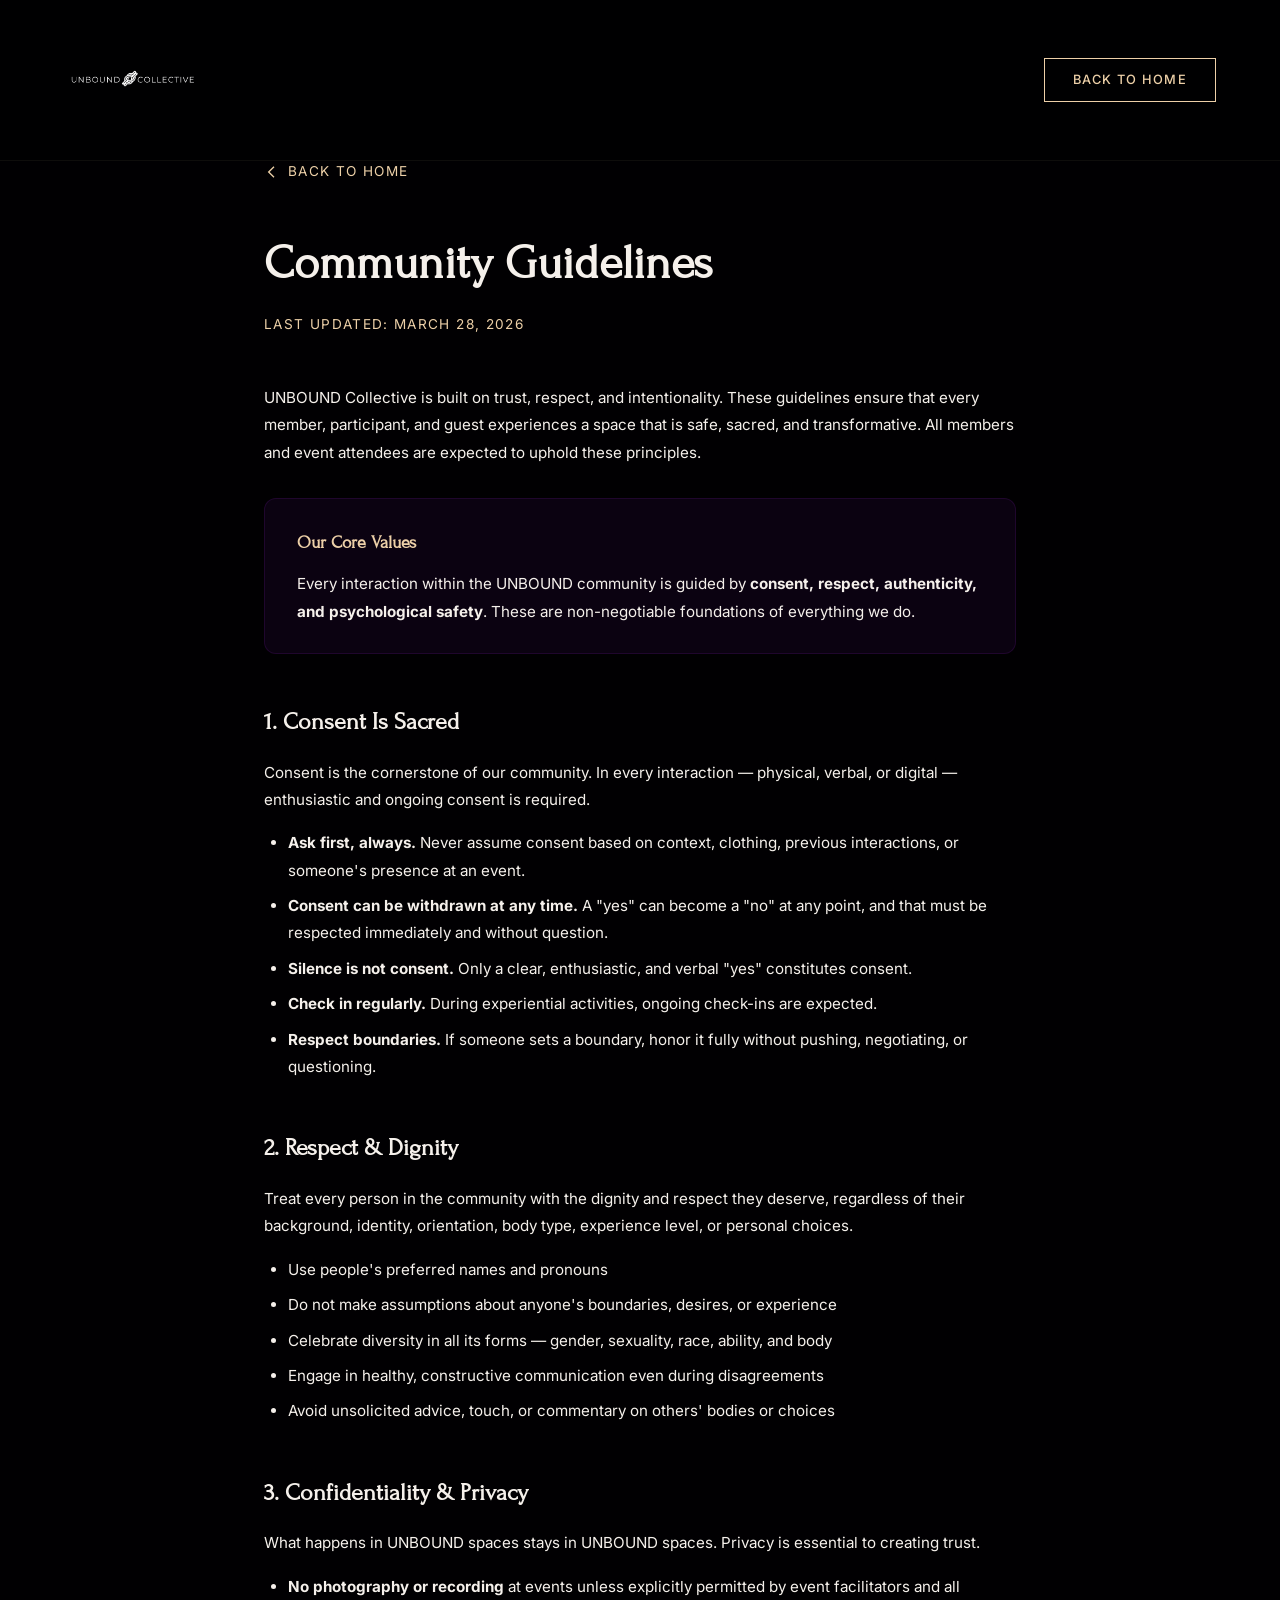
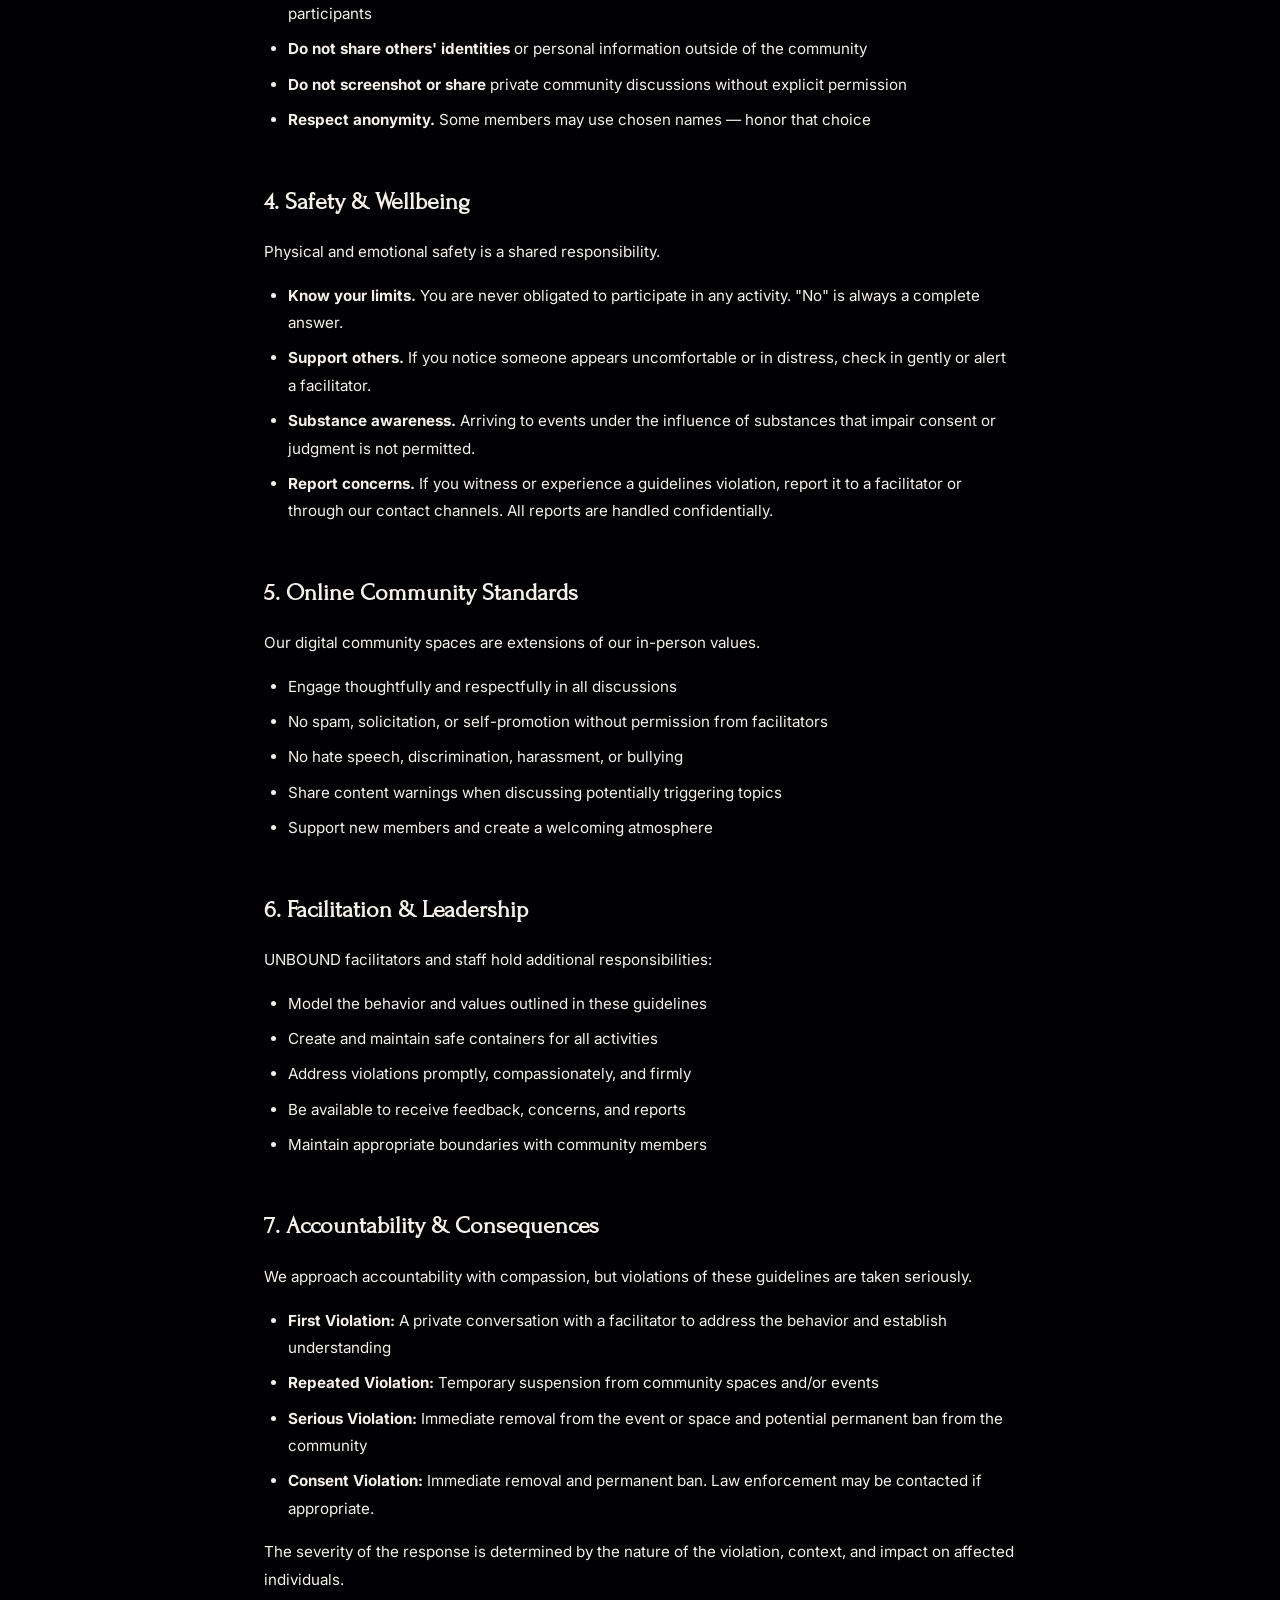
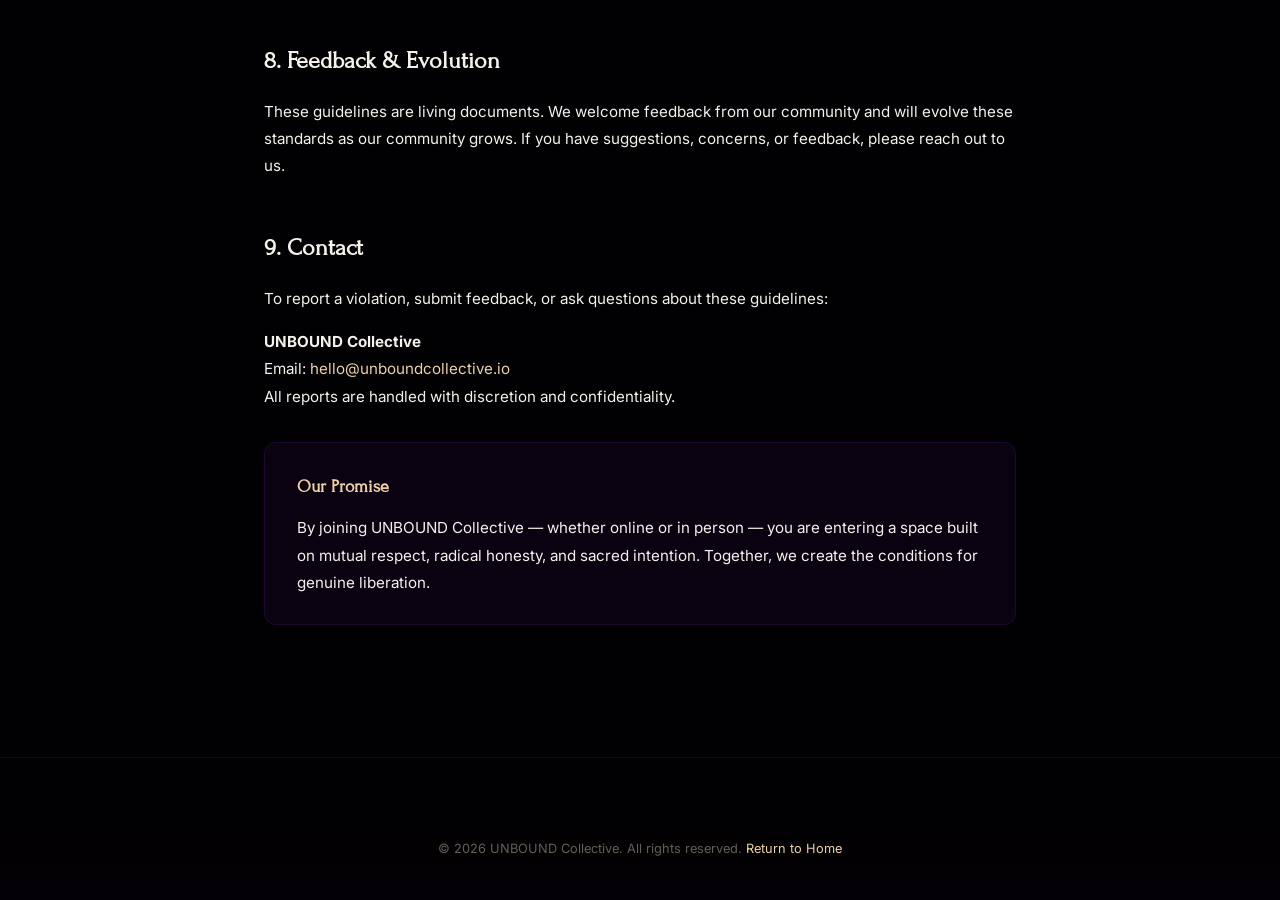
<file: guidelines.html>
<!DOCTYPE html>
<html lang="en">
<head>
    <meta charset="UTF-8">
    <meta name="viewport" content="width=device-width, initial-scale=1.0">
    <title>Community Guidelines — UNBOUND Collective</title>
    <meta name="description" content="UNBOUND Collective Community Guidelines. Our standards for creating safe, sacred, and transformative spaces.">
    <link rel="icon" type="image/png" href="assets/logo-icon.png">
    <link rel="apple-touch-icon" href="assets/logo-icon.png">
    <link rel="preconnect" href="https://fonts.googleapis.com">
    <link rel="preconnect" href="https://fonts.gstatic.com" crossorigin>
    <link href="https://fonts.googleapis.com/css2?family=Forum&family=Inter:wght@300;400;500;600&display=swap" rel="stylesheet">
    <link rel="stylesheet" href="styles.css">
    <style>
        .legal-page { padding: 160px 0 100px; }
        .legal-page .container { max-width: 800px; }
        .legal-page h1 { font-family: var(--font-heading); font-size: clamp(2rem, 4vw, 3rem); color: var(--text-primary); margin-bottom: 8px; }
        .legal-page .legal-updated { color: var(--gold); font-size: 0.85rem; letter-spacing: 0.1em; text-transform: uppercase; margin-bottom: 48px; display: block; }
        .legal-page h2 { font-family: var(--font-heading); font-size: 1.5rem; color: var(--text-primary); margin: 48px 0 16px; }
        .legal-page h3 { font-family: var(--font-heading); font-size: 1.15rem; color: var(--gold); margin: 32px 0 12px; }
        .legal-page p, .legal-page li { color: var(--text-secondary); line-height: 1.8; margin-bottom: 16px; font-size: 0.95rem; }
        .legal-page ul { padding-left: 24px; margin-bottom: 16px; }
        .legal-page li { margin-bottom: 8px; }
        .legal-page a { color: var(--gold); }
        .legal-page .highlight-box { background: rgba(78, 19, 109, 0.15); border: 1px solid rgba(78, 19, 109, 0.3); border-radius: 12px; padding: 28px 32px; margin: 32px 0; }
        .legal-page .highlight-box h3 { margin-top: 0; }
        .back-link { display: inline-flex; align-items: center; gap: 8px; color: var(--gold); text-decoration: none; font-size: 0.85rem; letter-spacing: 0.1em; text-transform: uppercase; margin-bottom: 40px; transition: opacity 0.3s; }
        .back-link:hover { opacity: 0.7; }
    </style>
</head>
<body>

    <nav class="navbar scrolled" id="navbar">
        <div class="nav-container">
            <a href="index.html" class="nav-logo"><img src="assets/logo-full.png" alt="UNBOUND Collective" class="logo-img"></a>
            <a href="index.html" class="nav-cta">Back to Home</a>
        </div>
    </nav>

    <section class="legal-page">
        <div class="container">
            <a href="index.html" class="back-link">
                <svg width="16" height="16" viewBox="0 0 24 24" fill="none" stroke="currentColor" stroke-width="2"><polyline points="15,4 7,12 15,20"/></svg>
                Back to Home
            </a>

            <h1>Community Guidelines</h1>
            <span class="legal-updated">Last Updated: March 28, 2026</span>

            <p>UNBOUND Collective is built on trust, respect, and intentionality. These guidelines ensure that every member, participant, and guest experiences a space that is safe, sacred, and transformative. All members and event attendees are expected to uphold these principles.</p>

            <div class="highlight-box">
                <h3>Our Core Values</h3>
                <p style="margin-bottom: 0;">Every interaction within the UNBOUND community is guided by <strong>consent, respect, authenticity, and psychological safety</strong>. These are non-negotiable foundations of everything we do.</p>
            </div>

            <h2>1. Consent Is Sacred</h2>
            <p>Consent is the cornerstone of our community. In every interaction — physical, verbal, or digital — enthusiastic and ongoing consent is required.</p>
            <ul>
                <li><strong>Ask first, always.</strong> Never assume consent based on context, clothing, previous interactions, or someone's presence at an event.</li>
                <li><strong>Consent can be withdrawn at any time.</strong> A "yes" can become a "no" at any point, and that must be respected immediately and without question.</li>
                <li><strong>Silence is not consent.</strong> Only a clear, enthusiastic, and verbal "yes" constitutes consent.</li>
                <li><strong>Check in regularly.</strong> During experiential activities, ongoing check-ins are expected.</li>
                <li><strong>Respect boundaries.</strong> If someone sets a boundary, honor it fully without pushing, negotiating, or questioning.</li>
            </ul>

            <h2>2. Respect & Dignity</h2>
            <p>Treat every person in the community with the dignity and respect they deserve, regardless of their background, identity, orientation, body type, experience level, or personal choices.</p>
            <ul>
                <li>Use people's preferred names and pronouns</li>
                <li>Do not make assumptions about anyone's boundaries, desires, or experience</li>
                <li>Celebrate diversity in all its forms — gender, sexuality, race, ability, and body</li>
                <li>Engage in healthy, constructive communication even during disagreements</li>
                <li>Avoid unsolicited advice, touch, or commentary on others' bodies or choices</li>
            </ul>

            <h2>3. Confidentiality & Privacy</h2>
            <p>What happens in UNBOUND spaces stays in UNBOUND spaces. Privacy is essential to creating trust.</p>
            <ul>
                <li><strong>No photography or recording</strong> at events unless explicitly permitted by event facilitators and all participants</li>
                <li><strong>Do not share others' identities</strong> or personal information outside of the community</li>
                <li><strong>Do not screenshot or share</strong> private community discussions without explicit permission</li>
                <li><strong>Respect anonymity.</strong> Some members may use chosen names — honor that choice</li>
            </ul>

            <h2>4. Safety & Wellbeing</h2>
            <p>Physical and emotional safety is a shared responsibility.</p>
            <ul>
                <li><strong>Know your limits.</strong> You are never obligated to participate in any activity. "No" is always a complete answer.</li>
                <li><strong>Support others.</strong> If you notice someone appears uncomfortable or in distress, check in gently or alert a facilitator.</li>
                <li><strong>Substance awareness.</strong> Arriving to events under the influence of substances that impair consent or judgment is not permitted.</li>
                <li><strong>Report concerns.</strong> If you witness or experience a guidelines violation, report it to a facilitator or through our contact channels. All reports are handled confidentially.</li>
            </ul>

            <h2>5. Online Community Standards</h2>
            <p>Our digital community spaces are extensions of our in-person values.</p>
            <ul>
                <li>Engage thoughtfully and respectfully in all discussions</li>
                <li>No spam, solicitation, or self-promotion without permission from facilitators</li>
                <li>No hate speech, discrimination, harassment, or bullying</li>
                <li>Share content warnings when discussing potentially triggering topics</li>
                <li>Support new members and create a welcoming atmosphere</li>
            </ul>

            <h2>6. Facilitation & Leadership</h2>
            <p>UNBOUND facilitators and staff hold additional responsibilities:</p>
            <ul>
                <li>Model the behavior and values outlined in these guidelines</li>
                <li>Create and maintain safe containers for all activities</li>
                <li>Address violations promptly, compassionately, and firmly</li>
                <li>Be available to receive feedback, concerns, and reports</li>
                <li>Maintain appropriate boundaries with community members</li>
            </ul>

            <h2>7. Accountability & Consequences</h2>
            <p>We approach accountability with compassion, but violations of these guidelines are taken seriously.</p>
            <ul>
                <li><strong>First Violation:</strong> A private conversation with a facilitator to address the behavior and establish understanding</li>
                <li><strong>Repeated Violation:</strong> Temporary suspension from community spaces and/or events</li>
                <li><strong>Serious Violation:</strong> Immediate removal from the event or space and potential permanent ban from the community</li>
                <li><strong>Consent Violation:</strong> Immediate removal and permanent ban. Law enforcement may be contacted if appropriate.</li>
            </ul>
            <p>The severity of the response is determined by the nature of the violation, context, and impact on affected individuals.</p>

            <h2>8. Feedback & Evolution</h2>
            <p>These guidelines are living documents. We welcome feedback from our community and will evolve these standards as our community grows. If you have suggestions, concerns, or feedback, please reach out to us.</p>

            <h2>9. Contact</h2>
            <p>To report a violation, submit feedback, or ask questions about these guidelines:</p>
            <p><strong>UNBOUND Collective</strong><br>
            Email: <a href="mailto:hello@unboundcollective.io">hello@unboundcollective.io</a><br>
            All reports are handled with discretion and confidentiality.</p>

            <div class="highlight-box">
                <h3>Our Promise</h3>
                <p style="margin-bottom: 0;">By joining UNBOUND Collective — whether online or in person — you are entering a space built on mutual respect, radical honesty, and sacred intention. Together, we create the conditions for genuine liberation.</p>
            </div>
        </div>
    </section>

    <footer class="footer">
        <div class="container">
            <div class="footer-bottom" style="border-top: none; padding-top: 0;">
                <p>&copy; 2026 UNBOUND Collective. All rights reserved. <a href="index.html" style="color: var(--gold); text-decoration: none;">Return to Home</a></p>
            </div>
        </div>
    </footer>

</body>
</html>
</file>
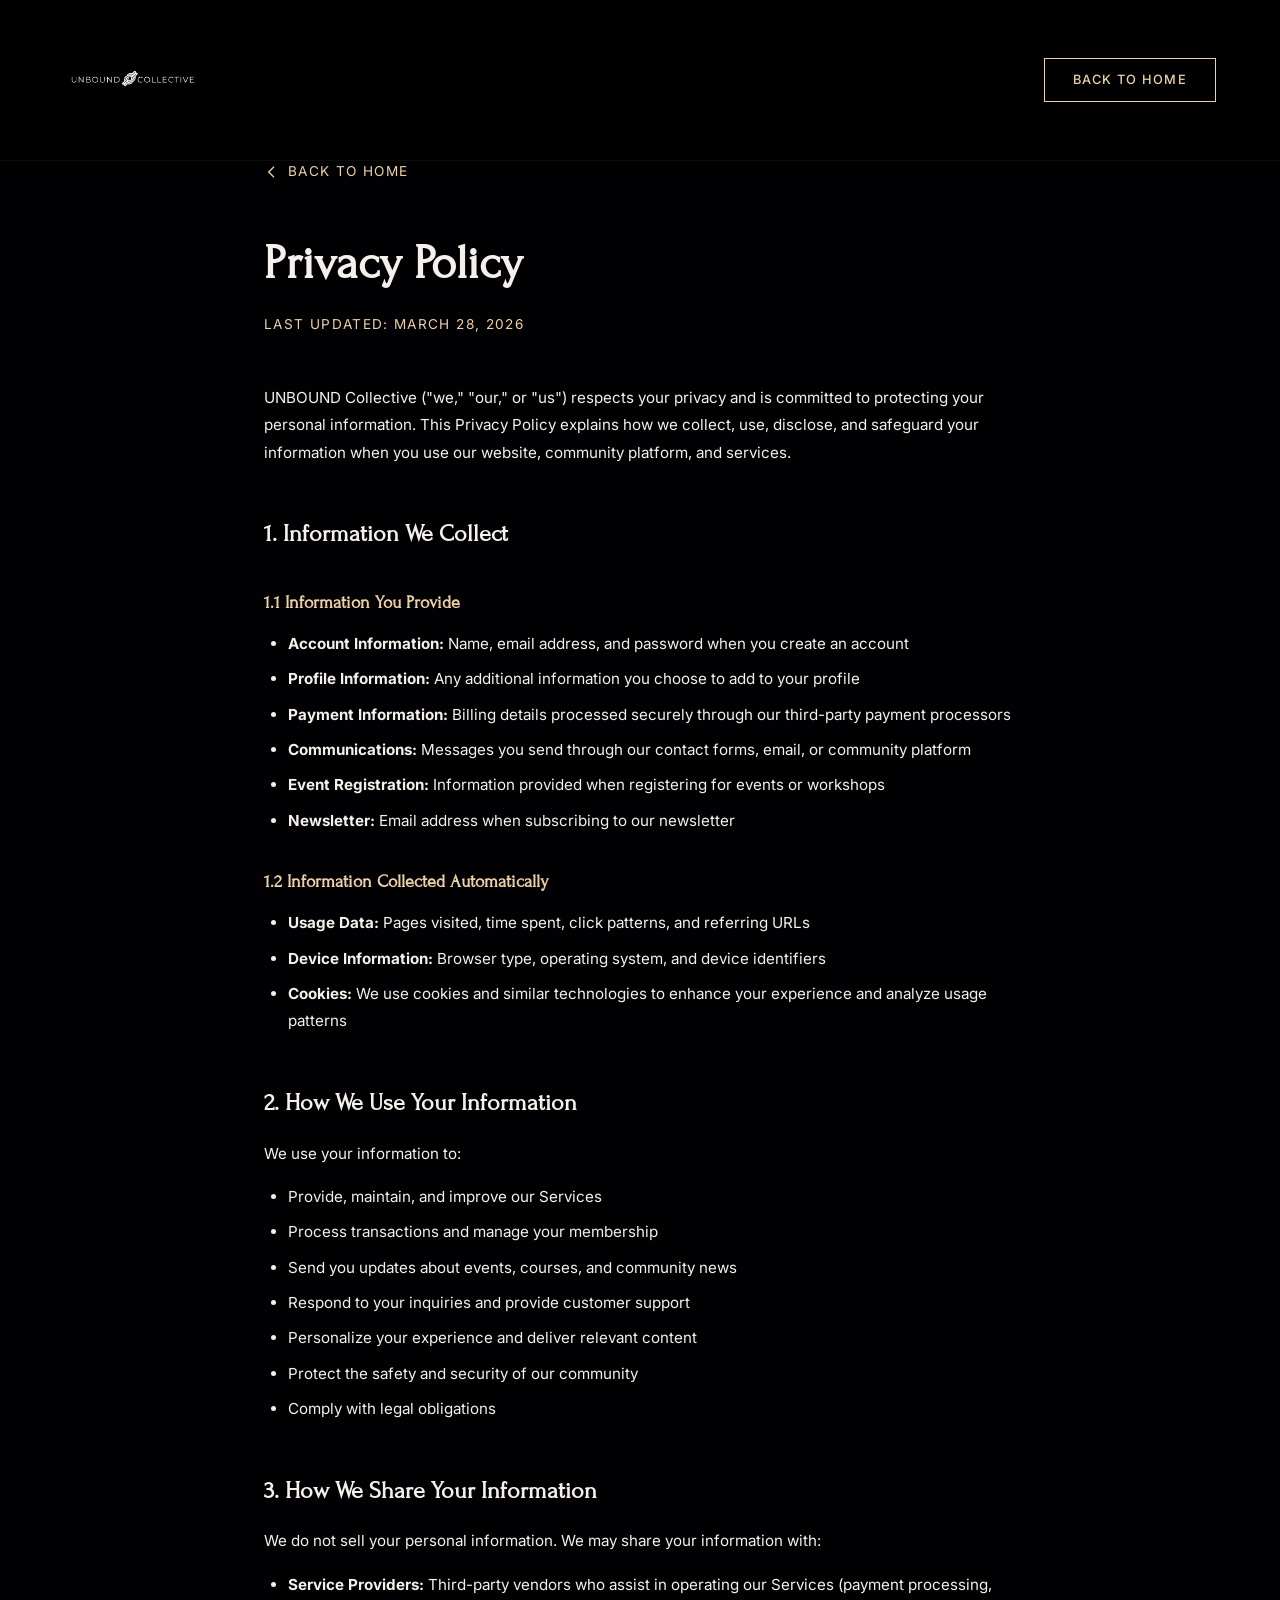
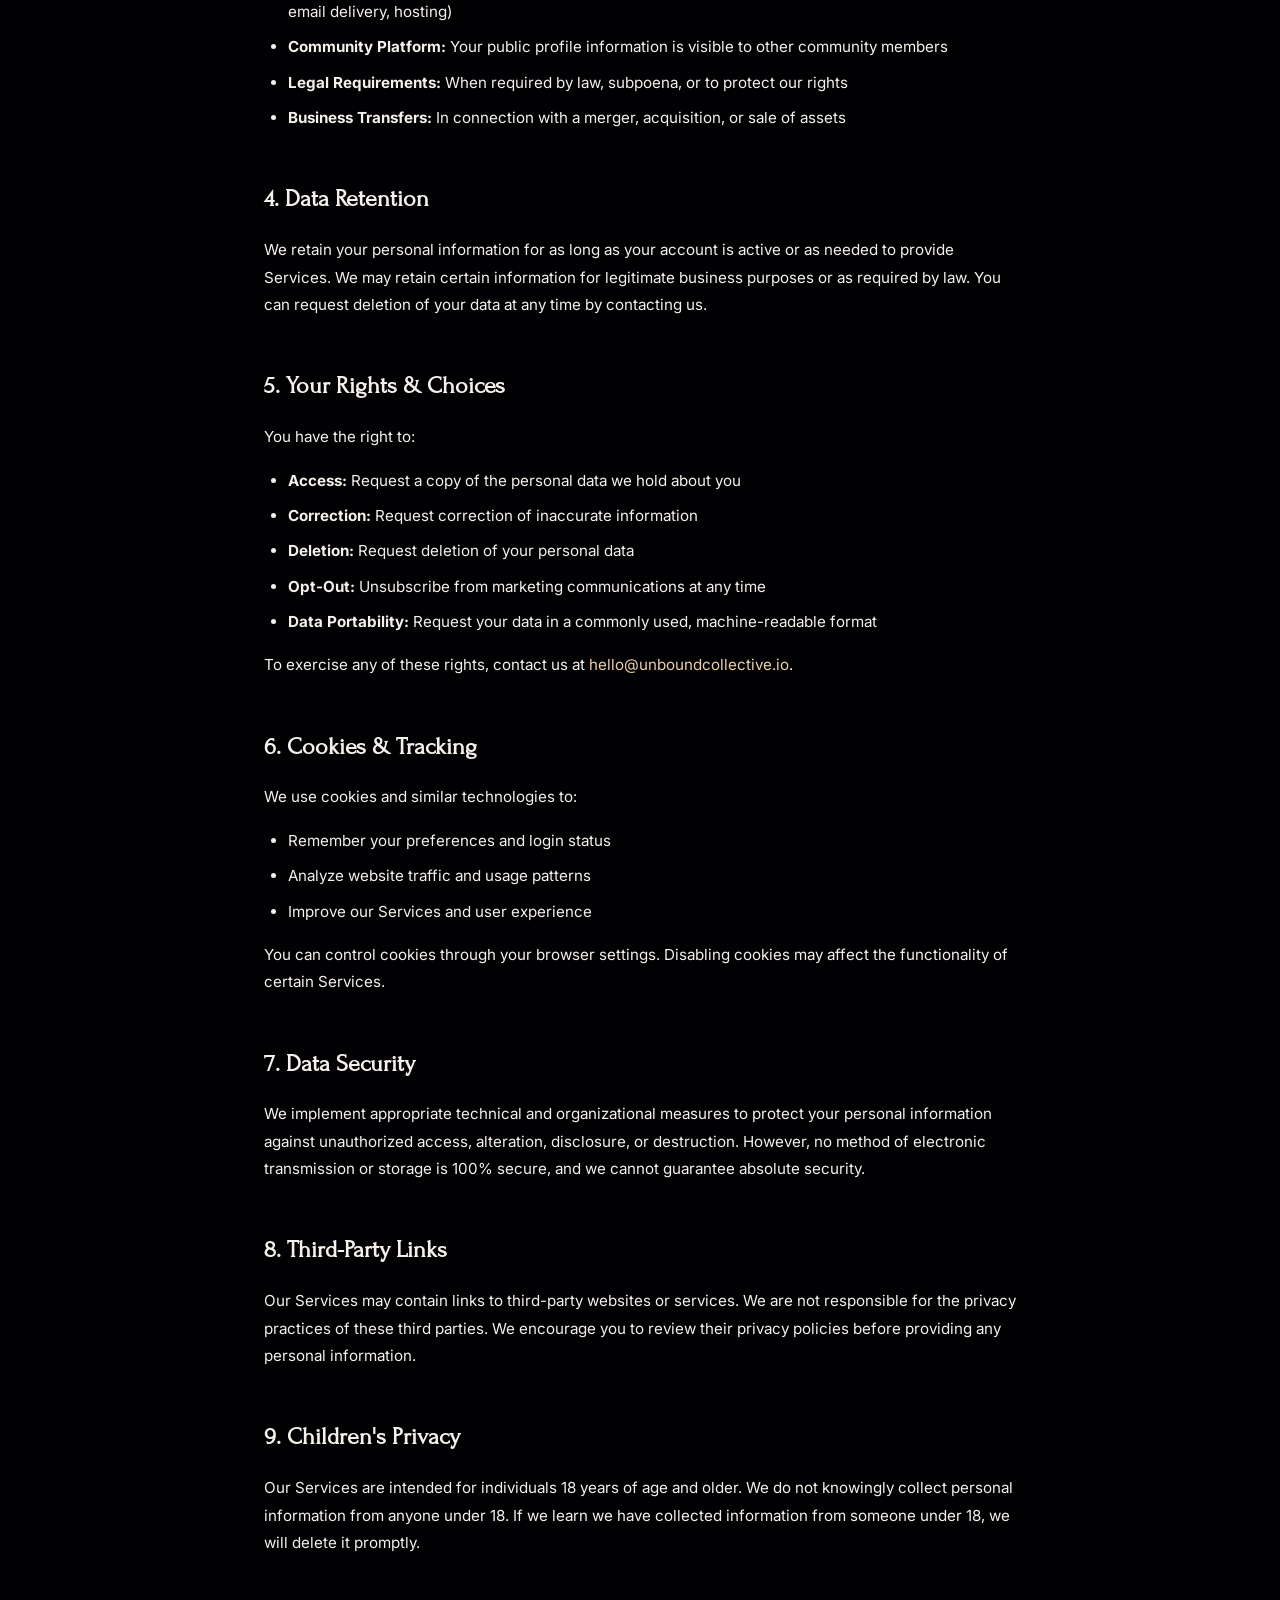
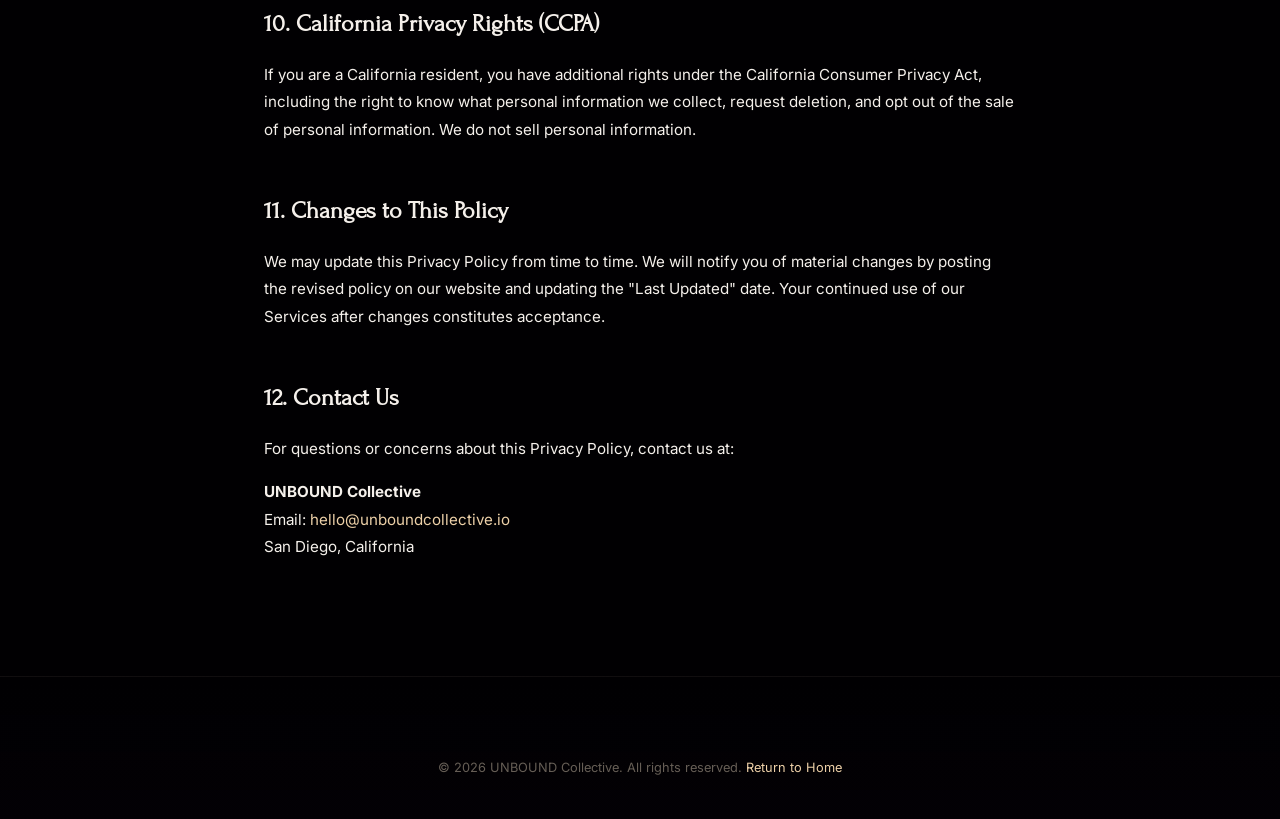
<file: privacy.html>
<!DOCTYPE html>
<html lang="en">
<head>
    <meta charset="UTF-8">
    <meta name="viewport" content="width=device-width, initial-scale=1.0">
    <title>Privacy Policy — UNBOUND Collective</title>
    <meta name="description" content="UNBOUND Collective Privacy Policy. Learn how we collect, use, and protect your personal information.">
    <link rel="icon" type="image/png" href="assets/logo-icon.png">
    <link rel="apple-touch-icon" href="assets/logo-icon.png">
    <link rel="preconnect" href="https://fonts.googleapis.com">
    <link rel="preconnect" href="https://fonts.gstatic.com" crossorigin>
    <link href="https://fonts.googleapis.com/css2?family=Forum&family=Inter:wght@300;400;500;600&display=swap" rel="stylesheet">
    <link rel="stylesheet" href="styles.css">
    <style>
        .legal-page { padding: 160px 0 100px; }
        .legal-page .container { max-width: 800px; }
        .legal-page h1 { font-family: var(--font-heading); font-size: clamp(2rem, 4vw, 3rem); color: var(--text-primary); margin-bottom: 8px; }
        .legal-page .legal-updated { color: var(--gold); font-size: 0.85rem; letter-spacing: 0.1em; text-transform: uppercase; margin-bottom: 48px; display: block; }
        .legal-page h2 { font-family: var(--font-heading); font-size: 1.5rem; color: var(--text-primary); margin: 48px 0 16px; }
        .legal-page h3 { font-family: var(--font-heading); font-size: 1.15rem; color: var(--gold); margin: 32px 0 12px; }
        .legal-page p, .legal-page li { color: var(--text-secondary); line-height: 1.8; margin-bottom: 16px; font-size: 0.95rem; }
        .legal-page ul { padding-left: 24px; margin-bottom: 16px; }
        .legal-page li { margin-bottom: 8px; }
        .legal-page a { color: var(--gold); }
        .back-link { display: inline-flex; align-items: center; gap: 8px; color: var(--gold); text-decoration: none; font-size: 0.85rem; letter-spacing: 0.1em; text-transform: uppercase; margin-bottom: 40px; transition: opacity 0.3s; }
        .back-link:hover { opacity: 0.7; }
    </style>
</head>
<body>

    <nav class="navbar scrolled" id="navbar">
        <div class="nav-container">
            <a href="index.html" class="nav-logo"><img src="assets/logo-full.png" alt="UNBOUND Collective" class="logo-img"></a>
            <a href="index.html" class="nav-cta">Back to Home</a>
        </div>
    </nav>

    <section class="legal-page">
        <div class="container">
            <a href="index.html" class="back-link">
                <svg width="16" height="16" viewBox="0 0 24 24" fill="none" stroke="currentColor" stroke-width="2"><polyline points="15,4 7,12 15,20"/></svg>
                Back to Home
            </a>

            <h1>Privacy Policy</h1>
            <span class="legal-updated">Last Updated: March 28, 2026</span>

            <p>UNBOUND Collective ("we," "our," or "us") respects your privacy and is committed to protecting your personal information. This Privacy Policy explains how we collect, use, disclose, and safeguard your information when you use our website, community platform, and services.</p>

            <h2>1. Information We Collect</h2>

            <h3>1.1 Information You Provide</h3>
            <ul>
                <li><strong>Account Information:</strong> Name, email address, and password when you create an account</li>
                <li><strong>Profile Information:</strong> Any additional information you choose to add to your profile</li>
                <li><strong>Payment Information:</strong> Billing details processed securely through our third-party payment processors</li>
                <li><strong>Communications:</strong> Messages you send through our contact forms, email, or community platform</li>
                <li><strong>Event Registration:</strong> Information provided when registering for events or workshops</li>
                <li><strong>Newsletter:</strong> Email address when subscribing to our newsletter</li>
            </ul>

            <h3>1.2 Information Collected Automatically</h3>
            <ul>
                <li><strong>Usage Data:</strong> Pages visited, time spent, click patterns, and referring URLs</li>
                <li><strong>Device Information:</strong> Browser type, operating system, and device identifiers</li>
                <li><strong>Cookies:</strong> We use cookies and similar technologies to enhance your experience and analyze usage patterns</li>
            </ul>

            <h2>2. How We Use Your Information</h2>
            <p>We use your information to:</p>
            <ul>
                <li>Provide, maintain, and improve our Services</li>
                <li>Process transactions and manage your membership</li>
                <li>Send you updates about events, courses, and community news</li>
                <li>Respond to your inquiries and provide customer support</li>
                <li>Personalize your experience and deliver relevant content</li>
                <li>Protect the safety and security of our community</li>
                <li>Comply with legal obligations</li>
            </ul>

            <h2>3. How We Share Your Information</h2>
            <p>We do not sell your personal information. We may share your information with:</p>
            <ul>
                <li><strong>Service Providers:</strong> Third-party vendors who assist in operating our Services (payment processing, email delivery, hosting)</li>
                <li><strong>Community Platform:</strong> Your public profile information is visible to other community members</li>
                <li><strong>Legal Requirements:</strong> When required by law, subpoena, or to protect our rights</li>
                <li><strong>Business Transfers:</strong> In connection with a merger, acquisition, or sale of assets</li>
            </ul>

            <h2>4. Data Retention</h2>
            <p>We retain your personal information for as long as your account is active or as needed to provide Services. We may retain certain information for legitimate business purposes or as required by law. You can request deletion of your data at any time by contacting us.</p>

            <h2>5. Your Rights & Choices</h2>
            <p>You have the right to:</p>
            <ul>
                <li><strong>Access:</strong> Request a copy of the personal data we hold about you</li>
                <li><strong>Correction:</strong> Request correction of inaccurate information</li>
                <li><strong>Deletion:</strong> Request deletion of your personal data</li>
                <li><strong>Opt-Out:</strong> Unsubscribe from marketing communications at any time</li>
                <li><strong>Data Portability:</strong> Request your data in a commonly used, machine-readable format</li>
            </ul>
            <p>To exercise any of these rights, contact us at <a href="mailto:hello@unboundcollective.io">hello@unboundcollective.io</a>.</p>

            <h2>6. Cookies & Tracking</h2>
            <p>We use cookies and similar technologies to:</p>
            <ul>
                <li>Remember your preferences and login status</li>
                <li>Analyze website traffic and usage patterns</li>
                <li>Improve our Services and user experience</li>
            </ul>
            <p>You can control cookies through your browser settings. Disabling cookies may affect the functionality of certain Services.</p>

            <h2>7. Data Security</h2>
            <p>We implement appropriate technical and organizational measures to protect your personal information against unauthorized access, alteration, disclosure, or destruction. However, no method of electronic transmission or storage is 100% secure, and we cannot guarantee absolute security.</p>

            <h2>8. Third-Party Links</h2>
            <p>Our Services may contain links to third-party websites or services. We are not responsible for the privacy practices of these third parties. We encourage you to review their privacy policies before providing any personal information.</p>

            <h2>9. Children's Privacy</h2>
            <p>Our Services are intended for individuals 18 years of age and older. We do not knowingly collect personal information from anyone under 18. If we learn we have collected information from someone under 18, we will delete it promptly.</p>

            <h2>10. California Privacy Rights (CCPA)</h2>
            <p>If you are a California resident, you have additional rights under the California Consumer Privacy Act, including the right to know what personal information we collect, request deletion, and opt out of the sale of personal information. We do not sell personal information.</p>

            <h2>11. Changes to This Policy</h2>
            <p>We may update this Privacy Policy from time to time. We will notify you of material changes by posting the revised policy on our website and updating the "Last Updated" date. Your continued use of our Services after changes constitutes acceptance.</p>

            <h2>12. Contact Us</h2>
            <p>For questions or concerns about this Privacy Policy, contact us at:</p>
            <p><strong>UNBOUND Collective</strong><br>
            Email: <a href="mailto:hello@unboundcollective.io">hello@unboundcollective.io</a><br>
            San Diego, California</p>
        </div>
    </section>

    <footer class="footer">
        <div class="container">
            <div class="footer-bottom" style="border-top: none; padding-top: 0;">
                <p>&copy; 2026 UNBOUND Collective. All rights reserved. <a href="index.html" style="color: var(--gold); text-decoration: none;">Return to Home</a></p>
            </div>
        </div>
    </footer>

</body>
</html>
</file>
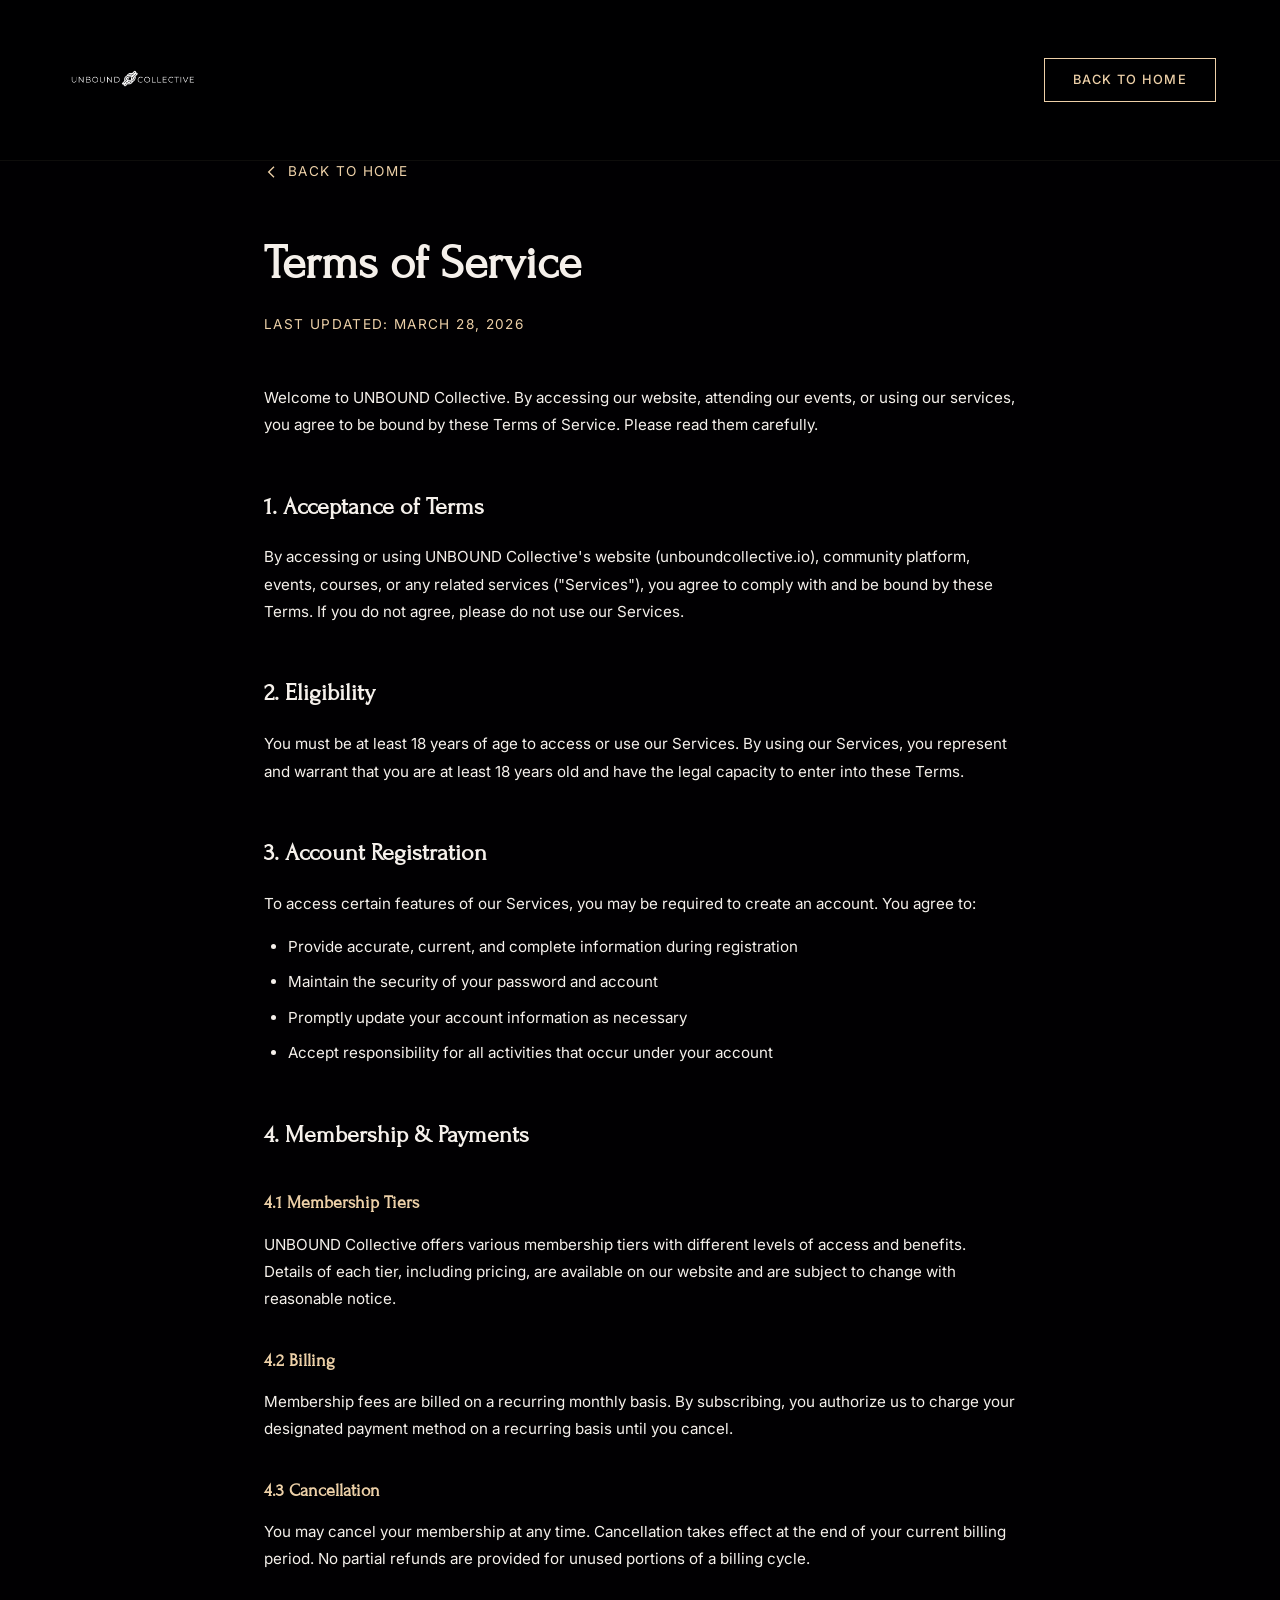
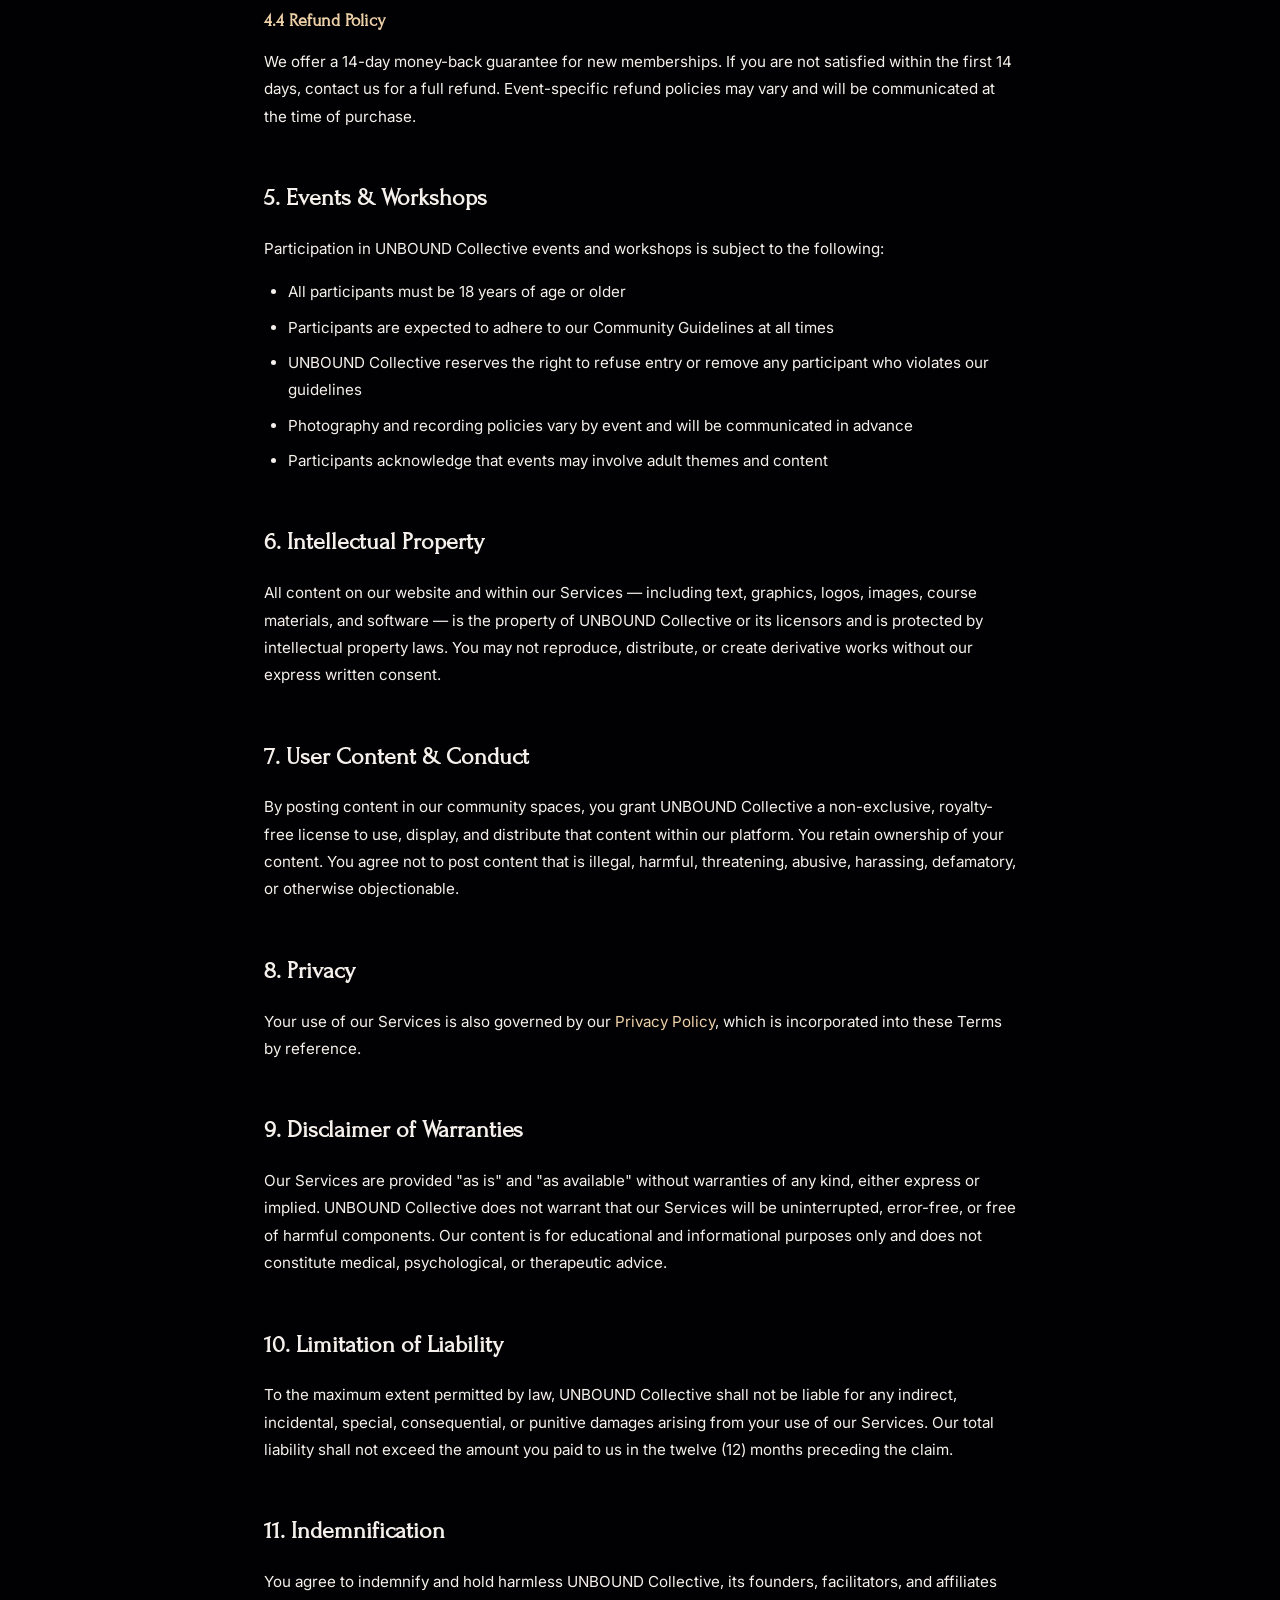
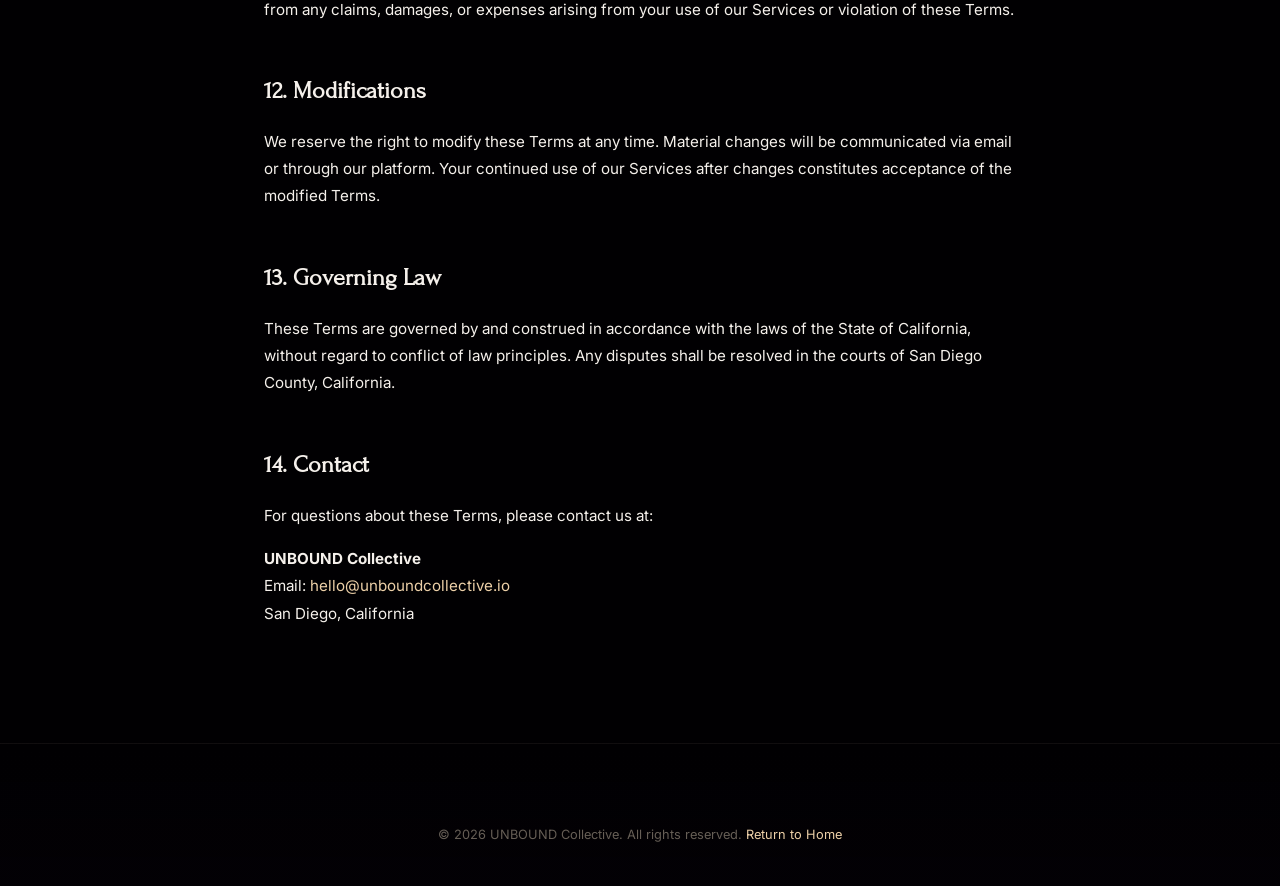
<file: terms.html>
<!DOCTYPE html>
<html lang="en">
<head>
    <meta charset="UTF-8">
    <meta name="viewport" content="width=device-width, initial-scale=1.0">
    <title>Terms of Service — UNBOUND Collective</title>
    <meta name="description" content="UNBOUND Collective Terms of Service. Read our terms governing your use of our platform, events, and community.">
    <link rel="icon" type="image/png" href="assets/logo-icon.png">
    <link rel="apple-touch-icon" href="assets/logo-icon.png">
    <link rel="preconnect" href="https://fonts.googleapis.com">
    <link rel="preconnect" href="https://fonts.gstatic.com" crossorigin>
    <link href="https://fonts.googleapis.com/css2?family=Forum&family=Inter:wght@300;400;500;600&display=swap" rel="stylesheet">
    <link rel="stylesheet" href="styles.css">
    <style>
        .legal-page { padding: 160px 0 100px; }
        .legal-page .container { max-width: 800px; }
        .legal-page h1 { font-family: var(--font-heading); font-size: clamp(2rem, 4vw, 3rem); color: var(--text-primary); margin-bottom: 8px; }
        .legal-page .legal-updated { color: var(--gold); font-size: 0.85rem; letter-spacing: 0.1em; text-transform: uppercase; margin-bottom: 48px; display: block; }
        .legal-page h2 { font-family: var(--font-heading); font-size: 1.5rem; color: var(--text-primary); margin: 48px 0 16px; }
        .legal-page h3 { font-family: var(--font-heading); font-size: 1.15rem; color: var(--gold); margin: 32px 0 12px; }
        .legal-page p, .legal-page li { color: var(--text-secondary); line-height: 1.8; margin-bottom: 16px; font-size: 0.95rem; }
        .legal-page ul { padding-left: 24px; margin-bottom: 16px; }
        .legal-page li { margin-bottom: 8px; }
        .legal-page a { color: var(--gold); }
        .back-link { display: inline-flex; align-items: center; gap: 8px; color: var(--gold); text-decoration: none; font-size: 0.85rem; letter-spacing: 0.1em; text-transform: uppercase; margin-bottom: 40px; transition: opacity 0.3s; }
        .back-link:hover { opacity: 0.7; }
    </style>
</head>
<body>

    <!-- NAV -->
    <nav class="navbar scrolled" id="navbar">
        <div class="nav-container">
            <a href="index.html" class="nav-logo"><img src="assets/logo-full.png" alt="UNBOUND Collective" class="logo-img"></a>
            <a href="index.html" class="nav-cta">Back to Home</a>
        </div>
    </nav>

    <section class="legal-page">
        <div class="container">
            <a href="index.html" class="back-link">
                <svg width="16" height="16" viewBox="0 0 24 24" fill="none" stroke="currentColor" stroke-width="2"><polyline points="15,4 7,12 15,20"/></svg>
                Back to Home
            </a>

            <h1>Terms of Service</h1>
            <span class="legal-updated">Last Updated: March 28, 2026</span>

            <p>Welcome to UNBOUND Collective. By accessing our website, attending our events, or using our services, you agree to be bound by these Terms of Service. Please read them carefully.</p>

            <h2>1. Acceptance of Terms</h2>
            <p>By accessing or using UNBOUND Collective's website (unboundcollective.io), community platform, events, courses, or any related services ("Services"), you agree to comply with and be bound by these Terms. If you do not agree, please do not use our Services.</p>

            <h2>2. Eligibility</h2>
            <p>You must be at least 18 years of age to access or use our Services. By using our Services, you represent and warrant that you are at least 18 years old and have the legal capacity to enter into these Terms.</p>

            <h2>3. Account Registration</h2>
            <p>To access certain features of our Services, you may be required to create an account. You agree to:</p>
            <ul>
                <li>Provide accurate, current, and complete information during registration</li>
                <li>Maintain the security of your password and account</li>
                <li>Promptly update your account information as necessary</li>
                <li>Accept responsibility for all activities that occur under your account</li>
            </ul>

            <h2>4. Membership & Payments</h2>
            <h3>4.1 Membership Tiers</h3>
            <p>UNBOUND Collective offers various membership tiers with different levels of access and benefits. Details of each tier, including pricing, are available on our website and are subject to change with reasonable notice.</p>

            <h3>4.2 Billing</h3>
            <p>Membership fees are billed on a recurring monthly basis. By subscribing, you authorize us to charge your designated payment method on a recurring basis until you cancel.</p>

            <h3>4.3 Cancellation</h3>
            <p>You may cancel your membership at any time. Cancellation takes effect at the end of your current billing period. No partial refunds are provided for unused portions of a billing cycle.</p>

            <h3>4.4 Refund Policy</h3>
            <p>We offer a 14-day money-back guarantee for new memberships. If you are not satisfied within the first 14 days, contact us for a full refund. Event-specific refund policies may vary and will be communicated at the time of purchase.</p>

            <h2>5. Events & Workshops</h2>
            <p>Participation in UNBOUND Collective events and workshops is subject to the following:</p>
            <ul>
                <li>All participants must be 18 years of age or older</li>
                <li>Participants are expected to adhere to our Community Guidelines at all times</li>
                <li>UNBOUND Collective reserves the right to refuse entry or remove any participant who violates our guidelines</li>
                <li>Photography and recording policies vary by event and will be communicated in advance</li>
                <li>Participants acknowledge that events may involve adult themes and content</li>
            </ul>

            <h2>6. Intellectual Property</h2>
            <p>All content on our website and within our Services — including text, graphics, logos, images, course materials, and software — is the property of UNBOUND Collective or its licensors and is protected by intellectual property laws. You may not reproduce, distribute, or create derivative works without our express written consent.</p>

            <h2>7. User Content & Conduct</h2>
            <p>By posting content in our community spaces, you grant UNBOUND Collective a non-exclusive, royalty-free license to use, display, and distribute that content within our platform. You retain ownership of your content. You agree not to post content that is illegal, harmful, threatening, abusive, harassing, defamatory, or otherwise objectionable.</p>

            <h2>8. Privacy</h2>
            <p>Your use of our Services is also governed by our <a href="privacy.html">Privacy Policy</a>, which is incorporated into these Terms by reference.</p>

            <h2>9. Disclaimer of Warranties</h2>
            <p>Our Services are provided "as is" and "as available" without warranties of any kind, either express or implied. UNBOUND Collective does not warrant that our Services will be uninterrupted, error-free, or free of harmful components. Our content is for educational and informational purposes only and does not constitute medical, psychological, or therapeutic advice.</p>

            <h2>10. Limitation of Liability</h2>
            <p>To the maximum extent permitted by law, UNBOUND Collective shall not be liable for any indirect, incidental, special, consequential, or punitive damages arising from your use of our Services. Our total liability shall not exceed the amount you paid to us in the twelve (12) months preceding the claim.</p>

            <h2>11. Indemnification</h2>
            <p>You agree to indemnify and hold harmless UNBOUND Collective, its founders, facilitators, and affiliates from any claims, damages, or expenses arising from your use of our Services or violation of these Terms.</p>

            <h2>12. Modifications</h2>
            <p>We reserve the right to modify these Terms at any time. Material changes will be communicated via email or through our platform. Your continued use of our Services after changes constitutes acceptance of the modified Terms.</p>

            <h2>13. Governing Law</h2>
            <p>These Terms are governed by and construed in accordance with the laws of the State of California, without regard to conflict of law principles. Any disputes shall be resolved in the courts of San Diego County, California.</p>

            <h2>14. Contact</h2>
            <p>For questions about these Terms, please contact us at:</p>
            <p><strong>UNBOUND Collective</strong><br>
            Email: <a href="mailto:hello@unboundcollective.io">hello@unboundcollective.io</a><br>
            San Diego, California</p>
        </div>
    </section>

    <footer class="footer">
        <div class="container">
            <div class="footer-bottom" style="border-top: none; padding-top: 0;">
                <p>&copy; 2026 UNBOUND Collective. All rights reserved. <a href="index.html" style="color: var(--gold); text-decoration: none;">Return to Home</a></p>
            </div>
        </div>
    </footer>

</body>
</html>
</file>
<file: styles.css>
/* ============================================
   UNBOUND COLLECTIVE — PREMIUM DESIGN SYSTEM
   ============================================ */

/* ---- CSS Variables ---- */
:root {
    --bg-primary: #010002;
    --bg-secondary: #0a0510;
    --purple-deep: #4E136D;
    --purple-dark: #1a0a2e;
    --crimson: #D80057;
    --pink: #FB004C;
    --gold: #EDD0A8;
    --text-white: #F5F0EB;
    --text-muted: #9A8C7E;
    --text-dim: #665e56;
    --font-heading: 'Forum', serif;
    --font-body: 'Inter', sans-serif;
    --transition: 0.4s cubic-bezier(0.25, 0.46, 0.45, 0.94);
    --glass-bg: rgba(10, 5, 16, 0.55);
    --glass-border: rgba(237, 208, 168, 0.08);
    --glass-blur: 12px;
}

/* ---- Reset & Base ---- */
*, *::before, *::after { box-sizing: border-box; margin: 0; padding: 0; }

html { scroll-behavior: smooth; }

body {
    font-family: var(--font-body);
    background: var(--bg-primary);
    color: var(--text-white);
    line-height: 1.7;
    -webkit-font-smoothing: antialiased;
    overflow-x: hidden;
}

a { color: var(--gold); text-decoration: none; transition: color var(--transition); }
a:hover { color: var(--text-white); }

img { max-width: 100%; height: auto; display: block; }

.container { max-width: 1200px; margin: 0 auto; padding: 0 24px; }

.section { padding: 120px 0; position: relative; }

/* ---- Glassmorphism Card Utility ---- */
.glass-card {
    background: var(--glass-bg);
    backdrop-filter: blur(var(--glass-blur));
    -webkit-backdrop-filter: blur(var(--glass-blur));
    border: 1px solid var(--glass-border);
    border-radius: 12px;
}

/* ---- Section Background Utilities ---- */
.has-bg-photo {
    position: relative;
    overflow: hidden;
}

.section-bg-photo {
    position: absolute;
    inset: 0;
    width: 100%;
    height: 100%;
    object-fit: cover;
    opacity: 0.18;
    filter: blur(1px);
}

.section-bg-overlay {
    position: absolute;
    inset: 0;
    background: linear-gradient(180deg,
        rgba(1, 0, 2, 0.85) 0%,
        rgba(1, 0, 2, 0.75) 50%,
        rgba(1, 0, 2, 0.9) 100%
    );
}

.section-bg-overlay.overlay-purple {
    background: linear-gradient(180deg,
        rgba(1, 0, 2, 0.8) 0%,
        rgba(78, 19, 109, 0.25) 50%,
        rgba(1, 0, 2, 0.88) 100%
    );
}

.section-bg-overlay.overlay-deep-purple {
    background: linear-gradient(180deg,
        rgba(1, 0, 2, 0.82) 0%,
        rgba(26, 10, 46, 0.5) 50%,
        rgba(1, 0, 2, 0.9) 100%
    );
}

.section-bg-overlay.overlay-heavy {
    background: linear-gradient(180deg,
        rgba(1, 0, 2, 0.9) 0%,
        rgba(1, 0, 2, 0.82) 50%,
        rgba(1, 0, 2, 0.95) 100%
    );
}

.has-bg-photo .container {
    position: relative;
    z-index: 1;
}

/* ---- Section Dividers ---- */
.section-divider {
    display: flex;
    justify-content: center;
    padding: 0;
    height: 1px;
    position: relative;
}

.section-divider span {
    display: block;
    width: 120px;
    height: 1px;
    background: linear-gradient(90deg, transparent, var(--gold), transparent);
    opacity: 0.4;
}

/* ---- Section Header ---- */
.section-label {
    display: block;
    font-family: var(--font-body);
    font-size: 0.75rem;
    font-weight: 500;
    letter-spacing: 0.25em;
    color: var(--gold);
    text-transform: uppercase;
    margin-bottom: 16px;
    text-align: center;
}

.section-title {
    font-family: var(--font-heading);
    font-size: clamp(2rem, 4vw, 3.5rem);
    font-weight: 400;
    color: var(--text-white);
    line-height: 1.2;
    margin-bottom: 20px;
    text-align: center;
}

.section-title::after {
    content: '';
    display: block;
    width: 48px;
    height: 2px;
    background: var(--gold);
    margin: 16px auto 0;
}

.section-subtitle {
    font-size: 1.05rem;
    color: var(--text-muted);
    max-width: 640px;
    margin: 0 auto;
    text-align: center;
    line-height: 1.8;
}

.section-header {
    margin-bottom: 64px;
}

/* ---- Buttons ---- */
.btn {
    display: inline-flex;
    align-items: center;
    justify-content: center;
    padding: 14px 36px;
    border: none;
    border-radius: 4px;
    font-family: var(--font-body);
    font-size: 0.85rem;
    font-weight: 500;
    letter-spacing: 0.08em;
    text-transform: uppercase;
    cursor: pointer;
    transition: all var(--transition);
    text-decoration: none;
    gap: 8px;
}

.btn-primary {
    background: linear-gradient(135deg, var(--crimson), var(--pink));
    color: var(--text-white);
    border: 1px solid rgba(216, 0, 87, 0.3);
    box-shadow: 0 2px 16px rgba(216, 0, 87, 0.2);
}

.btn-primary:hover {
    color: var(--text-white);
    transform: translateY(-1px) scale(1.02);
    box-shadow: 0 4px 24px rgba(216, 0, 87, 0.4);
}

.btn-outline {
    background: transparent;
    color: var(--gold);
    border: 1px solid var(--gold);
}

.btn-outline:hover {
    background: var(--gold);
    color: var(--bg-primary);
}

.btn-small {
    padding: 10px 24px;
    font-size: 0.75rem;
}

.btn-large {
    padding: 18px 44px;
    font-size: 0.9rem;
}

/* ============================================
   1. NAVIGATION BAR
   ============================================ */
.navbar {
    position: fixed;
    top: 0;
    left: 0;
    right: 0;
    z-index: 1000;
    padding: 16px 0;
    transition: all var(--transition);
    background: transparent;
}

.navbar.scrolled {
    background: rgba(1, 0, 2, 0.92);
    backdrop-filter: blur(20px);
    -webkit-backdrop-filter: blur(20px);
    padding: 10px 0;
    border-bottom: 1px solid rgba(237, 208, 168, 0.06);
}

.nav-container {
    max-width: 1200px;
    margin: 0 auto;
    padding: 0 24px;
    display: flex;
    align-items: center;
    justify-content: space-between;
}

.logo-img {
    height: 140px;
    width: auto;
    filter: invert(1);
}

.nav-menu {
    display: flex;
    list-style: none;
    gap: 36px;
}

.nav-link {
    color: var(--text-muted);
    font-size: 0.8rem;
    font-weight: 500;
    letter-spacing: 0.1em;
    text-transform: uppercase;
    transition: color var(--transition);
}

.nav-link:hover { color: var(--gold); }

.nav-cta {
    display: inline-flex;
    align-items: center;
    padding: 10px 28px;
    border: 1px solid var(--gold);
    color: var(--gold);
    font-size: 0.8rem;
    font-weight: 500;
    letter-spacing: 0.1em;
    text-transform: uppercase;
    transition: all var(--transition);
}

.nav-cta:hover {
    background: var(--gold);
    color: var(--bg-primary);
}

.nav-toggle {
    display: none;
    flex-direction: column;
    gap: 5px;
    background: none;
    border: none;
    cursor: pointer;
    padding: 4px;
}

.nav-toggle span {
    display: block;
    width: 24px;
    height: 1.5px;
    background: var(--gold);
    transition: all 0.3s;
}

/* ============================================
   2. HERO CAROUSEL
   ============================================ */
.hero {
    position: relative;
    height: 100vh;
    min-height: 600px;
    overflow: hidden;
}

.hero-slide {
    position: absolute;
    inset: 0;
    opacity: 0;
    transition: opacity 1.2s ease;
    z-index: 0;
}

.hero-slide.active {
    opacity: 1;
    z-index: 1;
}

.hero-bg {
    position: absolute;
    inset: 0;
    width: 100%;
    height: 100%;
}

.hero-bg-img {
    width: 100%;
    height: 100%;
    object-fit: cover;
}

.hero-overlay {
    position: absolute;
    inset: 0;
    background: linear-gradient(180deg,
        rgba(1, 0, 2, 0.5) 0%,
        rgba(1, 0, 2, 0.4) 40%,
        rgba(1, 0, 2, 0.7) 100%
    );
}

.hero-content {
    position: absolute;
    inset: 0;
    display: flex;
    flex-direction: column;
    justify-content: center;
    align-items: center;
    text-align: center;
    z-index: 2;
    padding: 120px 24px 80px;
}

.hero-label {
    font-family: var(--font-body);
    font-size: 0.75rem;
    font-weight: 500;
    letter-spacing: 0.3em;
    color: var(--gold);
    text-transform: uppercase;
    margin-bottom: 24px;
}

.hero-title {
    font-family: var(--font-heading);
    font-size: clamp(2.5rem, 5.5vw, 5rem);
    font-weight: 400;
    line-height: 1.15;
    color: var(--text-white);
    margin-bottom: 24px;
    max-width: 900px;
    margin-left: auto;
    margin-right: auto;
}

.hero-subtitle {
    font-size: 1.1rem;
    color: rgba(245, 240, 235, 0.7);
    max-width: 600px;
    margin-bottom: 40px;
    line-height: 1.8;
}

/* Hero Navigation */
.hero-arrow {
    position: absolute;
    top: 50%;
    transform: translateY(-50%);
    z-index: 10;
    background: rgba(255, 255, 255, 0.06);
    border: 1px solid rgba(237, 208, 168, 0.12);
    color: var(--gold);
    width: 44px;
    height: 44px;
    border-radius: 50%;
    display: flex;
    align-items: center;
    justify-content: center;
    cursor: pointer;
    transition: all 0.4s ease;
    opacity: 0.5;
}

.hero-arrow:hover {
    opacity: 1;
    background: rgba(255, 255, 255, 0.12);
    border-color: var(--gold);
}

.hero-arrow-left { left: 28px; }
.hero-arrow-right { right: 28px; }

.hero-nav {
    position: absolute;
    bottom: 100px;
    left: 50%;
    transform: translateX(-50%);
    z-index: 10;
    display: flex;
    gap: 12px;
}

.hero-dot {
    width: 10px;
    height: 10px;
    border-radius: 50%;
    border: 1px solid var(--gold);
    background: transparent;
    cursor: pointer;
    transition: all var(--transition);
}

.hero-dot.active {
    background: var(--gold);
    box-shadow: 0 0 12px rgba(237, 208, 168, 0.5);
}

.scroll-indicator {
    position: absolute;
    bottom: 40px;
    left: 50%;
    transform: translateX(-50%);
    z-index: 10;
    display: flex;
    flex-direction: column;
    align-items: center;
    gap: 8px;
    color: var(--text-muted);
    font-size: 0.65rem;
    letter-spacing: 0.2em;
    text-transform: uppercase;
}

.scroll-line {
    width: 1px;
    height: 36px;
    background: var(--gold);
    animation: scrollPulse 2s ease infinite;
}

@keyframes scrollPulse {
    0%, 100% { opacity: 0.3; transform: scaleY(0.5); }
    50% { opacity: 1; transform: scaleY(1); }
}

/* ============================================
   3. PILLARS / REDEFINING WELLNESS
   ============================================ */
.pillar-cards {
    display: grid;
    grid-template-columns: repeat(3, 1fr);
    gap: 28px;
    margin-bottom: 64px;
}

.pillar-card {
    padding: 40px 32px;
    text-align: center;
    border-top: 2px solid var(--purple-deep);
    box-shadow: 0 0 30px rgba(78, 19, 109, 0.15);
    transition: all var(--transition);
}

.pillar-card:hover {
    border-top-color: var(--gold);
    transform: translateY(-4px);
    box-shadow: 0 8px 40px rgba(78, 19, 109, 0.25);
}

.pillar-icon {
    margin-bottom: 24px;
    display: flex;
    justify-content: center;
}

.pillar-card h3 {
    font-family: var(--font-heading);
    font-size: 1.4rem;
    color: var(--text-white);
    margin-bottom: 16px;
}

.pillar-card p {
    font-size: 0.95rem;
    color: var(--text-muted);
    line-height: 1.7;
}

/* Stats Bar */
.stats-bar {
    display: flex;
    justify-content: center;
    align-items: center;
    gap: 0;
    padding: 40px 48px;
    border-radius: 12px;
    background: linear-gradient(135deg, var(--purple-deep), var(--bg-primary));
    border: 1px solid rgba(78, 19, 109, 0.4);
}

.stat {
    flex: 1;
    text-align: center;
    padding: 0 24px;
}

.stat-number {
    display: block;
    font-family: var(--font-heading);
    font-size: 2.5rem;
    color: var(--gold);
    margin-bottom: 4px;
}

.stat-label {
    font-size: 0.78rem;
    letter-spacing: 0.08em;
    text-transform: uppercase;
    color: var(--text-muted);
}

.stat-divider {
    width: 1px;
    height: 48px;
    background: rgba(237, 208, 168, 0.15);
}

/* ============================================
   4. PHILOSOPHY / BEYOND THE SEPARATION
   ============================================ */
.pain-points {
    display: grid;
    grid-template-columns: repeat(3, 1fr);
    gap: 24px;
    margin-bottom: 56px;
}

.pain-card {
    padding: 36px 28px;
    position: relative;
    overflow: hidden;
}

.pain-accent {
    position: absolute;
    top: 0;
    left: 0;
    width: 3px;
    height: 100%;
    background: var(--purple-deep);
    border-radius: 2px;
}

.pain-card h3 {
    font-family: var(--font-heading);
    font-size: 1.3rem;
    color: var(--text-white);
    margin-bottom: 12px;
    padding-left: 16px;
}

.pain-card p {
    font-size: 0.95rem;
    color: var(--text-muted);
    line-height: 1.7;
    padding-left: 16px;
}

.philosophy-quote {
    padding: 48px 0;
    margin: 0 auto;
    max-width: 800px;
    text-align: center;
    background: linear-gradient(90deg, transparent, rgba(78, 19, 109, 0.15), transparent);
    border-top: 1px solid rgba(237, 208, 168, 0.08);
    border-bottom: 1px solid rgba(237, 208, 168, 0.08);
    margin-bottom: 48px;
    padding-left: 24px;
    padding-right: 24px;
}

.philosophy-quote blockquote {
    font-family: var(--font-heading);
    font-size: 1.3rem;
    font-style: italic;
    color: var(--gold);
    line-height: 1.8;
}

.philosophy-approach {
    text-align: center;
    max-width: 680px;
    margin: 0 auto;
}

.philosophy-approach h3 {
    font-family: var(--font-heading);
    font-size: 1.6rem;
    color: var(--text-white);
    margin-bottom: 16px;
}

.philosophy-approach p {
    font-size: 1rem;
    color: var(--text-muted);
    line-height: 1.8;
    margin-bottom: 32px;
}

/* ============================================
   5. GALLERY
   ============================================ */
.gallery {
    background: linear-gradient(180deg, var(--bg-primary), var(--purple-dark), var(--bg-primary));
}

.gallery-grid {
    display: grid;
    grid-template-columns: repeat(4, 1fr);
    gap: 8px;
}

.gallery-item {
    overflow: hidden;
    border-radius: 6px;
    aspect-ratio: 1;
    position: relative;
}

.gallery-item.gallery-wide {
    grid-column: span 2;
    aspect-ratio: 2 / 1;
}

.gallery-item img {
    width: 100%;
    height: 100%;
    object-fit: cover;
    transition: transform 0.6s ease, filter 0.6s ease;
    filter: brightness(0.85) saturate(0.9);
}

.gallery-item:hover img {
    transform: scale(1.05);
    filter: brightness(1) saturate(1.1);
}

/* ============================================
   6. OFFERINGS (6-card)
   ============================================ */
.offerings {
    background: linear-gradient(180deg, var(--bg-primary), rgba(26, 10, 46, 0.2), var(--bg-primary));
}

.offerings-grid {
    display: grid;
    grid-template-columns: repeat(3, 1fr);
    gap: 24px;
}

.offering-card {
    position: relative;
    border-radius: 12px;
    overflow: hidden;
    height: 420px;
    cursor: pointer;
    transition: transform var(--transition);
}

.offering-card:hover {
    transform: translateY(-4px);
}

.offering-bg {
    position: absolute;
    inset: 0;
    width: 100%;
    height: 100%;
    object-fit: cover;
    transition: transform 0.6s ease;
}

.offering-card:hover .offering-bg {
    transform: scale(1.05);
}

.offering-overlay {
    position: absolute;
    inset: 0;
    background: linear-gradient(180deg,
        rgba(1, 0, 2, 0.2) 0%,
        rgba(1, 0, 2, 0.85) 100%
    );
}

.offering-content {
    position: absolute;
    bottom: 0;
    left: 0;
    right: 0;
    padding: 32px;
    z-index: 1;
}

.offering-label {
    font-size: 0.7rem;
    font-weight: 500;
    letter-spacing: 0.15em;
    color: var(--gold);
    text-transform: uppercase;
    margin-bottom: 8px;
    display: block;
}

.offering-title {
    font-family: var(--font-heading);
    font-size: 1.5rem;
    color: var(--text-white);
    margin-bottom: 12px;
}

.offering-desc {
    font-size: 0.88rem;
    color: rgba(245, 240, 235, 0.65);
    line-height: 1.6;
    margin-bottom: 20px;
}

/* ============================================
   7. VIDEO SECTION
   ============================================ */
.video-wrapper {
    display: grid;
    grid-template-columns: 1fr 1.5fr;
    gap: 48px;
    align-items: center;
}

.video-text h2 {
    text-align: left;
}

.video-text h2::after {
    margin: 16px 0 0;
}

.video-text .section-label {
    text-align: left;
}

.video-text p {
    font-size: 1rem;
    color: var(--text-muted);
    line-height: 1.8;
    margin: 20px 0 32px;
}

.video-embed {
    aspect-ratio: 16 / 9;
    border-radius: 12px;
    overflow: hidden;
    border: 1px solid rgba(237, 208, 168, 0.1);
    box-shadow: 0 8px 40px rgba(0, 0, 0, 0.5);
}

.video-embed iframe {
    width: 100%;
    height: 100%;
}

/* ============================================
   8. FEATURED EVENT
   ============================================ */
.event-card {
    padding: 48px;
    text-align: center;
}

.event-details {
    display: flex;
    align-items: center;
    gap: 48px;
    margin-bottom: 48px;
    text-align: left;
}

.event-date {
    display: flex;
    flex-direction: column;
    align-items: center;
    min-width: 100px;
    padding: 24px;
    border: 1px solid var(--gold);
    border-radius: 8px;
}

.event-month {
    font-size: 0.75rem;
    letter-spacing: 0.15em;
    color: var(--gold);
    text-transform: uppercase;
}

.event-day {
    font-family: var(--font-heading);
    font-size: 3rem;
    color: var(--text-white);
    line-height: 1;
}

.event-year {
    font-size: 0.7rem;
    color: var(--text-muted);
    letter-spacing: 0.1em;
}

.event-info h3 {
    font-family: var(--font-heading);
    font-size: 1.8rem;
    color: var(--text-white);
    margin-bottom: 12px;
}

.event-meta {
    display: flex;
    align-items: center;
    gap: 8px;
    font-size: 0.88rem;
    color: var(--text-muted);
    margin-bottom: 6px;
}

.event-description {
    font-size: 0.95rem;
    color: var(--text-muted);
    line-height: 1.7;
    margin-top: 12px;
}

.event-countdown {
    display: flex;
    justify-content: center;
    gap: 32px;
    margin-bottom: 40px;
}

.countdown-unit {
    text-align: center;
}

.countdown-number {
    display: block;
    font-family: var(--font-heading);
    font-size: 3rem;
    color: var(--gold);
    line-height: 1;
    min-width: 70px;
}

.countdown-label {
    font-size: 0.7rem;
    letter-spacing: 0.1em;
    text-transform: uppercase;
    color: var(--text-muted);
    margin-top: 8px;
    display: block;
}

.event-cta {
    display: flex;
    flex-direction: column;
    align-items: center;
    gap: 12px;
}

.event-limited {
    font-size: 0.8rem;
    color: var(--crimson);
    font-style: italic;
}

/* ============================================
   9. TEAM / WHO WE ARE
   ============================================ */
.team-grid {
    display: flex;
    justify-content: center;
    margin-bottom: 56px;
}

.team-member {
    text-align: center;
    padding: 32px;
    max-width: 360px;
}

.team-photo {
    width: 240px;
    height: 240px;
    border-radius: 8px;
    overflow: hidden;
    margin: 0 auto 24px;
    border: 2px solid rgba(237, 208, 168, 0.15);
}

.team-photo img {
    width: 100%;
    height: 100%;
    object-fit: cover;
}

.team-member h4 {
    font-family: var(--font-heading);
    font-size: 1.5rem;
    color: var(--text-white);
    margin-bottom: 4px;
}

.team-role {
    font-size: 0.8rem;
    letter-spacing: 0.1em;
    text-transform: uppercase;
    color: var(--gold);
    display: block;
    margin-bottom: 16px;
}

.team-member p {
    font-size: 0.9rem;
    color: var(--text-muted);
    line-height: 1.7;
}

.trust-badges {
    display: grid;
    grid-template-columns: repeat(4, 1fr);
    gap: 20px;
}

.trust-badge {
    padding: 28px 20px;
    text-align: center;
    display: flex;
    flex-direction: column;
    align-items: center;
    gap: 12px;
}

.trust-badge span {
    font-size: 0.82rem;
    color: var(--text-muted);
    letter-spacing: 0.04em;
}

/* ============================================
   10. MEMBERSHIP TIERS
   ============================================ */
.membership-grid {
    display: grid;
    grid-template-columns: repeat(4, 1fr);
    gap: 20px;
    margin-bottom: 40px;
}

.membership-card {
    padding: 36px 28px;
    text-align: center;
    position: relative;
    transition: all var(--transition);
}

.membership-card:hover {
    transform: translateY(-4px);
}

/* Tier-specific styling */
.tier-free {
    border-color: rgba(255, 255, 255, 0.06);
    opacity: 0.85;
}

.tier-practitioner {
    border-color: rgba(78, 19, 109, 0.4);
    border-top: 2px solid var(--purple-deep);
}

.tier-devotee {
    border-color: rgba(216, 0, 87, 0.3);
    border-top: 2px solid var(--crimson);
    box-shadow: 0 0 40px rgba(216, 0, 87, 0.12);
}

.tier-devotee:hover {
    box-shadow: 0 0 60px rgba(216, 0, 87, 0.2);
}

.tier-initiate {
    border-color: rgba(237, 208, 168, 0.2);
    border-top: 2px solid var(--gold);
}

.popular-badge {
    position: absolute;
    top: -1px;
    left: 50%;
    transform: translateX(-50%) translateY(-50%);
    background: linear-gradient(135deg, var(--crimson), var(--pink));
    color: var(--text-white);
    font-size: 0.65rem;
    font-weight: 600;
    letter-spacing: 0.12em;
    padding: 5px 16px;
    border-radius: 20px;
    text-transform: uppercase;
}

.membership-header {
    margin-bottom: 28px;
}

.membership-header h3 {
    font-family: var(--font-heading);
    font-size: 1.4rem;
    color: var(--text-white);
    margin-bottom: 12px;
}

.price-amount {
    font-family: var(--font-heading);
    font-size: 2.5rem;
    color: var(--gold);
}

.price-period {
    font-size: 0.85rem;
    color: var(--text-muted);
}

.membership-features {
    list-style: none;
    text-align: left;
    margin-bottom: 28px;
}

.membership-features li {
    display: flex;
    align-items: center;
    gap: 10px;
    padding: 8px 0;
    font-size: 0.88rem;
    border-bottom: 1px solid rgba(255, 255, 255, 0.04);
}

.membership-features li.included { color: var(--text-muted); }
.membership-features li.excluded { color: #444; }

.membership-cta {
    width: 100%;
}

.membership-note {
    text-align: center;
    color: var(--text-muted);
    font-size: 0.9rem;
}

.membership-note a {
    color: var(--gold);
    text-decoration: underline;
}

/* ============================================
   11. GUARANTEE
   ============================================ */
.guarantee {
    background: linear-gradient(180deg, var(--bg-primary), rgba(26, 10, 46, 0.15), var(--bg-primary));
}

.guarantee-grid {
    display: grid;
    grid-template-columns: repeat(3, 1fr);
    gap: 24px;
    margin-bottom: 48px;
}

.guarantee-card {
    padding: 40px 28px;
    text-align: center;
}

.guarantee-icon {
    margin-bottom: 20px;
}

.guarantee-card h3 {
    font-family: var(--font-heading);
    font-size: 1.2rem;
    color: var(--text-white);
    margin-bottom: 12px;
}

.guarantee-card p {
    font-size: 0.9rem;
    color: var(--text-muted);
    line-height: 1.7;
}

.satisfaction-badge {
    display: flex;
    justify-content: center;
}

.badge-circle {
    width: 120px;
    height: 120px;
    border-radius: 50%;
    border: 2px solid var(--gold);
    display: flex;
    flex-direction: column;
    justify-content: center;
    align-items: center;
    text-align: center;
}

.badge-number {
    font-family: var(--font-heading);
    font-size: 1.6rem;
    color: var(--gold);
    line-height: 1;
}

.badge-text {
    font-size: 0.6rem;
    letter-spacing: 0.08em;
    text-transform: uppercase;
    color: var(--text-muted);
    margin-top: 4px;
}

/* ============================================
   12. FAQ
   ============================================ */
.faq {
    background: linear-gradient(180deg, var(--bg-primary), rgba(26, 10, 46, 0.12), var(--bg-primary));
}

.faq-list {
    max-width: 780px;
    margin: 0 auto;
    display: flex;
    flex-direction: column;
    gap: 12px;
}

.faq-item {
    padding: 0;
    overflow: hidden;
}

.faq-question {
    width: 100%;
    display: flex;
    justify-content: space-between;
    align-items: center;
    padding: 22px 28px;
    background: none;
    border: none;
    color: var(--text-white);
    font-family: var(--font-body);
    font-size: 1rem;
    cursor: pointer;
    transition: color var(--transition);
    text-align: left;
}

.faq-question:hover { color: var(--gold); }

.faq-chevron {
    transition: transform 0.3s;
    flex-shrink: 0;
    color: var(--gold);
}

.faq-item.active .faq-chevron {
    transform: rotate(180deg);
}

.faq-answer {
    max-height: 0;
    overflow: hidden;
    transition: max-height 0.4s ease, padding 0.4s ease;
}

.faq-item.active .faq-answer {
    max-height: 400px;
    padding: 0 28px 22px;
}

.faq-answer p {
    font-size: 0.92rem;
    color: var(--text-muted);
    line-height: 1.8;
}

/* ============================================
   13. MERCH TEASER
   ============================================ */
.merch-teaser {
    text-align: center;
    padding: 40px 0;
}

.merch-teaser p {
    font-size: 1.05rem;
    color: var(--text-muted);
    max-width: 500px;
    margin: 0 auto 32px;
    line-height: 1.7;
}

/* ============================================
   14. CTA + NEWSLETTER
   ============================================ */
.cta-block {
    text-align: center;
    max-width: 880px;
    margin: 0 auto;
}

.cta-values {
    display: grid;
    grid-template-columns: repeat(3, 1fr);
    gap: 20px;
    margin: 48px 0 36px;
}

.cta-value {
    padding: 28px 20px;
    text-align: center;
}

.cta-value-icon {
    margin-bottom: 16px;
    display: flex;
    justify-content: center;
}

.cta-value h4 {
    font-family: var(--font-heading);
    font-size: 1.1rem;
    color: var(--text-white);
    margin-bottom: 8px;
}

.cta-value p {
    font-size: 0.88rem;
    color: var(--text-muted);
    line-height: 1.6;
}

.cta-offer {
    padding: 16px 28px;
    margin-bottom: 36px;
    display: inline-block;
}

.offer-text {
    display: flex;
    align-items: center;
    gap: 10px;
    font-size: 0.92rem;
    color: var(--text-muted);
}

.cta-buttons {
    display: flex;
    justify-content: center;
    gap: 16px;
    margin-bottom: 56px;
}

.newsletter-form {
    border-top: 1px solid rgba(237, 208, 168, 0.08);
    padding-top: 48px;
}

.newsletter-form h3 {
    font-family: var(--font-heading);
    font-size: 1.4rem;
    color: var(--text-white);
    margin-bottom: 8px;
}

.newsletter-form > p {
    font-size: 0.9rem;
    color: var(--text-muted);
    margin-bottom: 24px;
}

.newsletter-input-group {
    display: flex;
    max-width: 480px;
    margin: 0 auto;
    gap: 0;
    border-radius: 4px;
    overflow: hidden;
    border: 1px solid rgba(237, 208, 168, 0.12);
}

.newsletter-input-group input {
    flex: 1;
    padding: 14px 20px;
    background: rgba(10, 5, 16, 0.6);
    border: none;
    color: var(--text-white);
    font-family: var(--font-body);
    font-size: 0.9rem;
}

.newsletter-input-group input::placeholder { color: var(--text-dim); }
.newsletter-input-group input:focus { outline: none; }

.newsletter-input-group .btn { border-radius: 0; }

/* ============================================
   15. CONTACT
   ============================================ */
.contact {
    background: linear-gradient(180deg, var(--bg-primary), rgba(26, 10, 46, 0.1), var(--bg-primary));
}

.contact-split {
    display: grid;
    grid-template-columns: 1fr 1fr;
    gap: 0;
    border-radius: 12px;
    overflow: hidden;
    border: 1px solid var(--glass-border);
    margin-bottom: 56px;
}

.contact-photo-side {
    position: relative;
    min-height: 480px;
}

.contact-photo-side img {
    width: 100%;
    height: 100%;
    object-fit: cover;
}

.contact-photo-overlay {
    position: absolute;
    inset: 0;
    background: linear-gradient(180deg,
        rgba(1, 0, 2, 0.3) 0%,
        rgba(1, 0, 2, 0.7) 100%
    );
}

.contact-photo-text {
    position: absolute;
    bottom: 0;
    left: 0;
    right: 0;
    padding: 40px 32px;
    z-index: 1;
}

.contact-photo-text h3 {
    font-family: var(--font-heading);
    font-size: 1.8rem;
    color: var(--text-white);
    margin-bottom: 12px;
}

.contact-photo-text p {
    font-size: 0.95rem;
    color: rgba(245, 240, 235, 0.7);
    line-height: 1.7;
}

.contact-form-side {
    background: var(--glass-bg);
    padding: 48px 40px;
}

.contact-form {
    display: flex;
    flex-direction: column;
    gap: 20px;
}

.form-group label {
    display: block;
    font-size: 0.75rem;
    font-weight: 500;
    letter-spacing: 0.1em;
    text-transform: uppercase;
    color: var(--text-muted);
    margin-bottom: 8px;
}

.form-group input,
.form-group select,
.form-group textarea {
    width: 100%;
    padding: 14px 18px;
    background: rgba(10, 5, 16, 0.6);
    border: 1px solid rgba(237, 208, 168, 0.1);
    border-radius: 6px;
    color: var(--text-white);
    font-family: var(--font-body);
    font-size: 0.9rem;
    transition: border-color var(--transition);
}

.form-group input:focus,
.form-group select:focus,
.form-group textarea:focus {
    outline: none;
    border-color: var(--gold);
}

.form-group input::placeholder,
.form-group textarea::placeholder {
    color: var(--text-dim);
}

.form-group select {
    appearance: none;
    -webkit-appearance: none;
    cursor: pointer;
}

.contact-social {
    text-align: center;
}

.contact-social h3 {
    font-family: var(--font-heading);
    font-size: 1.3rem;
    color: var(--text-white);
    margin-bottom: 20px;
}

.social-links {
    display: flex;
    justify-content: center;
    gap: 20px;
}

.social-link {
    width: 48px;
    height: 48px;
    border-radius: 50%;
    border: 1px solid rgba(237, 208, 168, 0.15);
    display: flex;
    align-items: center;
    justify-content: center;
    color: var(--text-muted);
    transition: all var(--transition);
}

.social-link:hover {
    color: var(--gold);
    border-color: var(--gold);
    background: rgba(237, 208, 168, 0.06);
}

/* ============================================
   16. FOOTER
   ============================================ */
.footer {
    padding: 80px 0 40px;
    border-top: 1px solid rgba(237, 208, 168, 0.06);
    background: linear-gradient(180deg, var(--bg-primary), rgba(26, 10, 46, 0.06));
}

.footer-grid {
    display: grid;
    grid-template-columns: 1.5fr 1fr 1fr 1.5fr;
    gap: 48px;
    margin-bottom: 56px;
}

.footer-logo {
    height: 48px;
    margin-bottom: 16px;
    filter: invert(1);
}

.footer-brand p {
    font-size: 0.88rem;
    color: var(--text-muted);
    line-height: 1.7;
}

.footer-links h4, .footer-newsletter h4 {
    font-family: var(--font-heading);
    font-size: 1.1rem;
    color: var(--text-white);
    margin-bottom: 20px;
}

.footer-links ul { list-style: none; }

.footer-links li {
    margin-bottom: 10px;
}

.footer-links a {
    color: var(--text-muted);
    font-size: 0.88rem;
    transition: color var(--transition);
}

.footer-links a:hover { color: var(--gold); }

.footer-newsletter p {
    font-size: 0.88rem;
    color: var(--text-muted);
    margin-bottom: 16px;
    line-height: 1.6;
}

.footer-newsletter-form {
    display: flex;
    gap: 0;
    border-radius: 4px;
    overflow: hidden;
    border: 1px solid rgba(237, 208, 168, 0.12);
}

.footer-newsletter-form input {
    flex: 1;
    padding: 12px 16px;
    background: rgba(10, 5, 16, 0.6);
    border: none;
    color: var(--text-white);
    font-family: var(--font-body);
    font-size: 0.85rem;
}

.footer-newsletter-form input::placeholder { color: var(--text-dim); }
.footer-newsletter-form input:focus { outline: none; }

.btn-small-footer {
    padding: 12px 16px;
    border-radius: 0;
    display: flex;
    align-items: center;
    justify-content: center;
}

.footer-bottom {
    padding-top: 32px;
    border-top: 1px solid rgba(237, 208, 168, 0.06);
    text-align: center;
}

.footer-bottom p {
    font-size: 0.8rem;
    color: var(--text-dim);
}

/* ============================================
   SCROLL ANIMATIONS
   ============================================ */
.reveal {
    opacity: 0;
    transform: translateY(24px);
    transition: opacity 0.7s ease, transform 0.7s ease;
}

.reveal.visible {
    opacity: 1;
    transform: translateY(0);
}

/* ============================================
   RESPONSIVE
   ============================================ */
@media (max-width: 1024px) {
    .membership-grid { grid-template-columns: repeat(2, 1fr); }
    .pillar-cards { grid-template-columns: repeat(2, 1fr); }
    .pain-points { grid-template-columns: 1fr; }
    .offerings-grid { grid-template-columns: repeat(2, 1fr); }
    .trust-badges { grid-template-columns: repeat(2, 1fr); }
    .footer-grid { grid-template-columns: repeat(2, 1fr); }
    .video-wrapper { grid-template-columns: 1fr; }
    .gallery-grid { grid-template-columns: repeat(2, 1fr); }
}

@media (max-width: 768px) {
    .section { padding: 80px 0; }

    .nav-menu {
        display: none;
        position: absolute;
        top: 100%;
        left: 0;
        right: 0;
        flex-direction: column;
        background: rgba(1, 0, 2, 0.95);
        backdrop-filter: blur(20px);
        padding: 24px;
        gap: 0;
        border-bottom: 1px solid rgba(237, 208, 168, 0.06);
    }

    .nav-menu.active { display: flex; }

    .nav-menu li {
        padding: 12px 0;
        border-bottom: 1px solid rgba(255, 255, 255, 0.04);
    }

    .nav-toggle { display: flex; }

    .hero-title { font-size: clamp(2rem, 7vw, 3rem); }

    .pillar-cards { grid-template-columns: 1fr; }
    .offerings-grid { grid-template-columns: 1fr; }
    .membership-grid { grid-template-columns: 1fr; }
    .guarantee-grid { grid-template-columns: 1fr; }
    .trust-badges { grid-template-columns: 1fr; }
    .cta-values { grid-template-columns: 1fr; }
    .footer-grid { grid-template-columns: 1fr; }
    .gallery-grid { grid-template-columns: repeat(2, 1fr); }

    .gallery-item.gallery-wide { grid-column: span 2; }

    .stats-bar {
        flex-direction: column;
        gap: 24px;
        padding: 32px 24px;
    }

    .stat-divider {
        width: 60px;
        height: 1px;
    }

    .event-details {
        flex-direction: column;
        text-align: center;
    }

    .contact-split {
        grid-template-columns: 1fr;
    }

    .contact-photo-side {
        min-height: 300px;
    }

    .cta-buttons {
        flex-direction: column;
        align-items: center;
    }

    .hero-arrow { display: none; }

    .event-countdown { gap: 16px; }
    .countdown-number { font-size: 2rem; }
}
</file>
